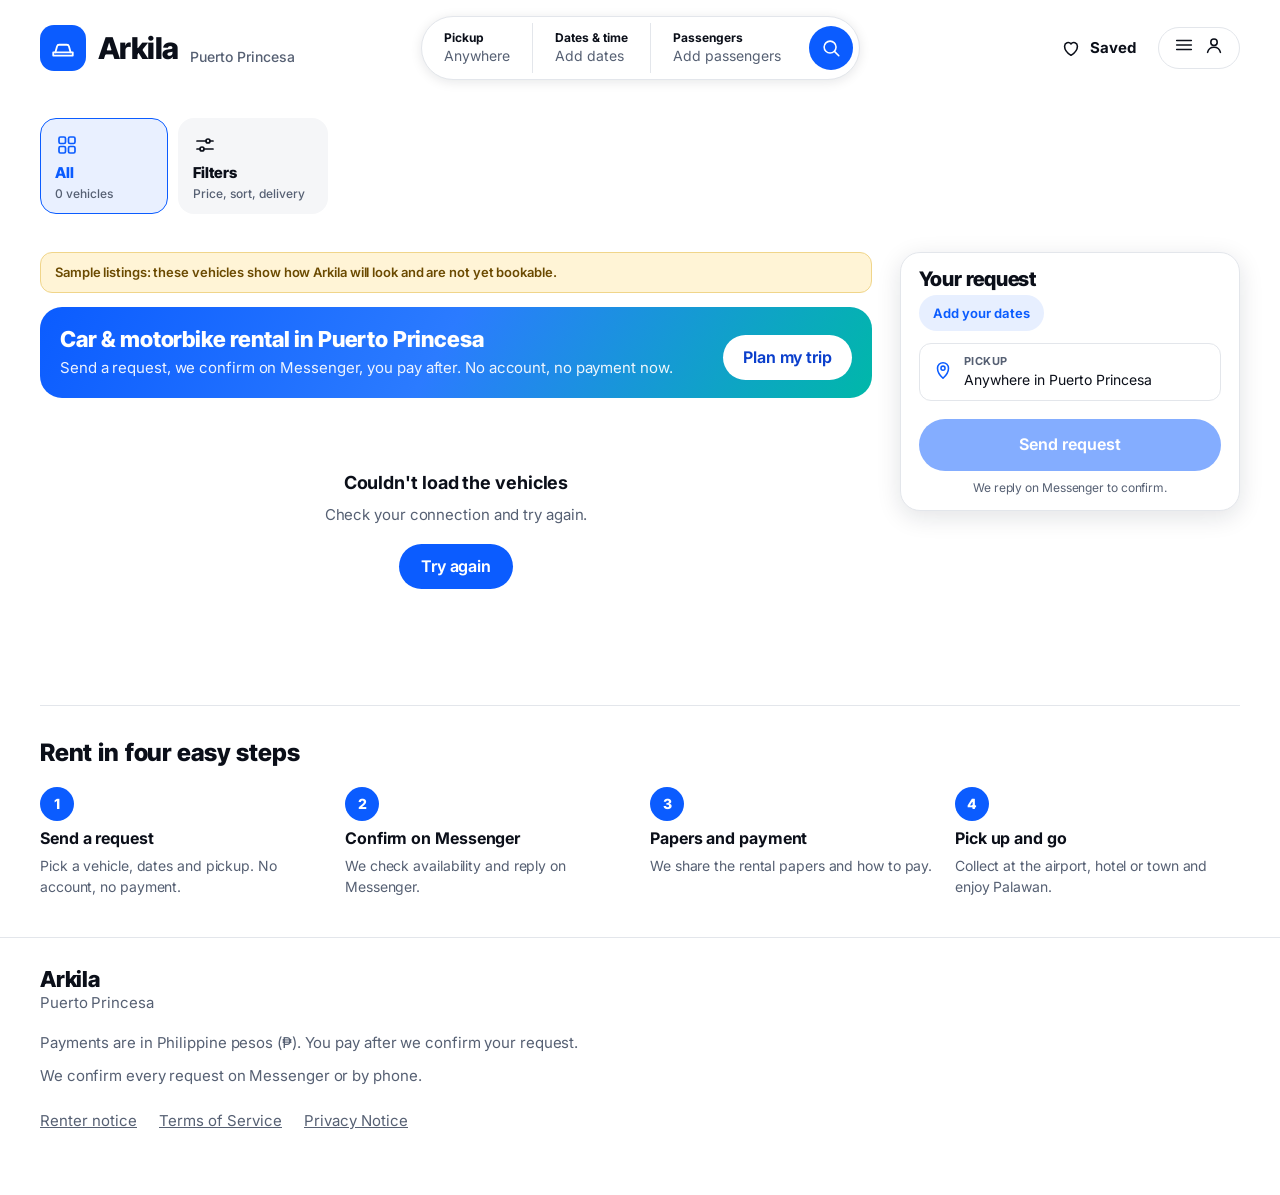
<file: index.html>
<!doctype html><html lang="en" class="lagoon"><head><meta charset="utf-8"><meta name="viewport" content="width=device-width,initial-scale=1">
<title>Arkila – Car &amp; Motorbike Rental in Puerto Princesa, Palawan</title>
<meta name="description" content="Rent a car, van or motorbike in Puerto Princesa. Send a request, we confirm on Messenger, you pay after. Airport, hotel and city pickup.">
<meta property="og:type" content="website"><meta property="og:site_name" content="Arkila">
<meta property="og:title" content="Arkila – Car &amp; Motorbike Rental in Puerto Princesa">
<meta property="og:description" content="Send a request, we confirm on Messenger, you pay after. Airport, hotel and city pickup.">
<meta property="og:locale" content="en_PH">
<meta name="twitter:card" content="summary">
<meta name="twitter:title" content="Arkila – Car &amp; Motorbike Rental in Puerto Princesa">
<meta name="twitter:description" content="Send a request, we confirm on Messenger, you pay after. Airport, hotel and city pickup.">
<!-- Still to add once the real address is known: og:image (a 1200x630 photo, full https link), og:url and a canonical link, e.g. <meta property="og:image" content="https://YOUR-DOMAIN/og.jpg"> -->
<meta name="theme-color" content="#0B5CFF">
<link rel="icon" href="data:image/svg+xml,%3Csvg xmlns='http://www.w3.org/2000/svg' viewBox='0 0 32 32'%3E%3Crect width='32' height='32' rx='8' fill='%230B5CFF'/%3E%3Cpath d='M7 21l2-7a2.5 2.5 0 0 1 2.4-1.8h9.2A2.5 2.5 0 0 1 23 14l2 7M5 21h22v4H5z' fill='none' stroke='%23fff' stroke-width='2' stroke-linejoin='round'/%3E%3C/svg%3E">
<link rel="preconnect" href="https://fonts.gstatic.com" crossorigin>
<link href="https://fonts.googleapis.com/css2?family=Inter:wght@400;500;600;700&family=Inter+Tight:wght@600;700;800&display=swap" rel="stylesheet">
<script>try{var _p=(JSON.parse(localStorage.getItem('arkila2-pref')||'{}')||{});if(_p.theme==='light'||_p.theme==='dark')document.documentElement.setAttribute('data-theme',_p.theme)}catch(e){}</script><style>
:root{--bad:#C62828;--bg:#F1F4F8;--surface:#fff;--ink:#101B2B;--muted:#576579;--line:#DCE3EB;--accent:#1B4DDB;--accent-ink:#fff;--sun:#FFC72C;--tile1:#E3EAF3;--tile2:#CFD9E6;--win:#DCEBFA;--sh1:0 2px 10px rgba(15,26,43,.12);--f-display:'Inter Tight','Inter',system-ui,sans-serif;--f-body:'Inter',system-ui,sans-serif}
@media(prefers-color-scheme:dark){:root:not([data-theme=light]){--bg:#0F0F10;--surface:#18181A;--ink:#F2F2F2;--muted:#9A9A9F;--line:#2D2D31;--accent:#6E95FF;--accent-ink:#0A1220;--tile1:#26262B;--tile2:#1C1C20;--win:#3A3A44;color-scheme:dark}}:root[data-theme=dark]{--bg:#0F0F10;--surface:#18181A;--ink:#F2F2F2;--muted:#9A9A9F;--line:#2D2D31;--accent:#6E95FF;--accent-ink:#0A1220;--tile1:#26262B;--tile2:#1C1C20;--win:#3A3A44;color-scheme:dark}:root[data-theme=light]{color-scheme:light}
*{box-sizing:border-box}html{-webkit-text-size-adjust:100%}
body{margin:0;background:var(--surface);color:var(--ink);font:15px/1.45 var(--f-body)}
button{font:inherit;color:inherit;background:none;border:0;cursor:pointer;padding:0}
svg.i{width:22px;height:22px;fill:none;stroke:currentColor;stroke-width:1.7;stroke-linecap:round;stroke-linejoin:round;flex:none}
/* header */
.hdr{position:sticky;top:0;z-index:20;background:var(--surface)}
.hrow{display:grid;grid-template-columns:1fr auto 1fr;align-items:center;gap:16px;padding:14px 40px}
.logo{display:flex;align-items:center;gap:10px;font:800 21px var(--f-display);letter-spacing:-.02em}
.logo i{width:32px;height:32px;border-radius:10px;background:var(--accent);display:grid;place-items:center}
.logo small{font:500 12px var(--f-body);color:var(--muted);letter-spacing:0}
.pill{display:flex;align-items:center;border:1px solid var(--line);border-radius:999px;box-shadow:var(--sh1);background:var(--surface);padding:6px 6px 6px 0}
.seg{padding:6px 22px;border-right:1px solid var(--line);text-align:left;white-space:nowrap}
.seg:nth-child(3){border-right:0}
.seg b{display:block;font-size:12px;font-weight:700}.seg span{font-size:14px;color:var(--muted)}
.pill .seg span.set,.pill .sm span.set,.pill .sm b.set{color:var(--ink);font-weight:600}.pill .seg span:not(.set){font-style:normal}
.go{width:44px;height:44px;border-radius:50%;background:var(--accent);color:var(--accent-ink);display:grid;place-items:center;margin-left:6px;border:0;padding:0;font:inherit;cursor:pointer}
.hr{display:flex;justify-content:flex-end;gap:8px;align-items:center}
.hr .b{height:42px;padding:0 14px;border-radius:999px;display:flex;align-items:center;gap:8px;font-weight:700}
.hr .b:hover{background:var(--bg)}
.menu{border:1px solid var(--line)!important}
.cats{display:flex;align-items:center;gap:8px;padding:0 40px;border-bottom:1px solid var(--line)}
.cats .row{display:flex;gap:34px;flex:1;overflow-x:auto;scrollbar-width:none}
.cat{display:flex;flex-direction:column;align-items:center;gap:6px;padding:10px 4px 12px;color:var(--muted);font-size:12px;font-weight:700;border-bottom:2px solid transparent;white-space:nowrap}
.cat svg{width:26px;height:26px}
.cat:hover{color:var(--ink)}.cat.on{color:var(--ink);border-color:var(--ink)}
.fbtn{display:flex;gap:8px;align-items:center;border:1px solid var(--line);border-radius:12px;padding:10px 14px;font-weight:700;font-size:14px}
/* grid */
.main{padding:24px 40px 120px;max-width:1500px;margin:0 auto}
.count{color:var(--muted);font-size:14px;margin:0 0 16px}
.tsg{border:1.5px solid var(--accent,#1B4DDB);border-radius:18px;padding:14px;margin:0 0 22px;background:color-mix(in srgb,var(--accent,#1B4DDB) 5%,var(--surface))}.tsh{display:flex;justify-content:space-between;gap:10px;align-items:flex-start;margin-bottom:10px}.tsh small{display:block;color:var(--muted);font-size:12.5px}.tsn{margin:0 0 10px;padding:9px 12px;border-radius:12px;background:var(--surface);border:1px solid var(--line);font-size:13px}.tsf{margin:10px 0 0;font-size:12px;color:var(--muted)}.why{display:flex;flex-wrap:wrap;gap:5px;margin-top:8px}.why span{font-size:12px;font-weight:700;border-radius:999px;padding:3px 9px}.why .ok{background:#E3F4EA;color:#145C37}.why .wn{background:#FDEBD0;color:#7A4300}.gl{font-size:12px;font-weight:700;color:var(--muted);margin:12px 0 6px}.chip.bt{border-style:dashed}.chip.bt.on{background:#0E6B8C;border-color:#0E6B8C}.tsn.boat{border-color:#0E6B8C;background:#E5F3F8;color:#0B3F52}.tsn.warn{border-color:#C77700;background:#FFF4E0;color:#5A3300}.rcv{width:100%;border:1px solid var(--line);border-radius:14px;padding:10px 14px;text-align:left;display:grid;gap:3px;font-size:14px}.rcv small{color:var(--muted)}.rcv.good{border-color:#15774A;background:#E3F4EA;color:#0E4D2E}.rcv.good small{color:#0E4D2E}.rcv.bad{border-color:#C77700;background:#FFF4E0;color:#5A3300}.rcv.bad small{color:#5A3300}.gch{display:flex;flex-wrap:wrap;gap:8px}
.grid{display:grid;grid-template-columns:repeat(auto-fill,minmax(250px,1fr));gap:28px 20px}
.card{display:block;text-align:left;width:100%}
.ph{position:relative;aspect-ratio:1/.92;border-radius:16px;background:linear-gradient(160deg,var(--tile1),var(--tile2));display:grid;place-items:center;overflow:hidden}
.ph svg.v{width:86%;height:auto;transition:transform .35s}
.card:hover .ph svg.v{transform:scale(1.05)}
.bd{position:absolute;left:12px;top:12px;background:var(--surface);border-radius:999px;padding:4px 11px;font-size:12px;font-weight:700;box-shadow:0 1px 4px rgba(0,0,0,.15)}
.hrt{position:absolute;right:10px;top:10px;color:#fff;width:36px;height:36px;display:grid;place-items:center}
.hrt svg{width:26px;height:26px;fill:rgba(0,0,0,.38);stroke:#fff;stroke-width:1.8;filter:drop-shadow(0 1px 2px rgba(0,0,0,.3))}
.hrt.on svg{fill:#E0245E;stroke:#E0245E}
.dots{position:absolute;bottom:10px;left:0;right:0;display:flex;justify-content:center;gap:5px}
.dots i{width:6px;height:6px;border-radius:50%;background:rgba(16,27,43,.25)}.dots i:first-child{background:var(--ink)}
.t{display:flex;justify-content:space-between;gap:8px;margin-top:10px;font-weight:700}
.t span{font-weight:500;display:flex;gap:4px;align-items:center}
.t svg{width:13px;height:13px;fill:var(--ink);stroke:none}
.s{color:var(--muted);font-size:14px}
.pr{margin-top:4px}.pr b{font-weight:700}.pr span{color:var(--muted)}
.how{margin-top:56px;padding-top:32px;border-top:1px solid var(--line)}
.how h2{font:800 24px var(--f-display);margin:0 0 20px}
.hw{display:grid;grid-template-columns:repeat(4,1fr);gap:20px}
.hw div{display:flex;flex-direction:column;gap:6px}
.hw .n{width:34px;height:34px;border-radius:50%;background:var(--accent);color:var(--accent-ink);display:grid;place-items:center;font-weight:800}
.hw b{font-size:16px}.hw span{color:var(--muted);font-size:14px}
.mapb{display:none}
.tabs{display:none}
.sm{display:none}
/* phone */
@media(max-width:760px){
 .hrow{grid-template-columns:1fr auto;padding:12px 16px 10px;gap:10px}
 .hrow .logo,.hrow .hr{display:none}
 .pill{flex:1;padding:6px;box-shadow:var(--sh1)}.pill .seg{display:none}.pill .sm{display:flex;align-items:center;gap:12px;flex:1;padding:4px 10px}
 .pill .sm div{line-height:1.25}.pill .sm b{display:block;font-size:14px}.pill .sm span{font-size:12px;color:var(--muted)}
 .pill .go{display:none}
 .hrow{display:flex}
 .circ{width:44px;height:44px;border:1px solid var(--line);border-radius:50%;display:grid;place-items:center;flex:none}
 .cats{padding:0 16px}.cats .fbtn{display:none}.cats .row{gap:26px}
 .main{padding:14px 16px 150px}.grid{grid-template-columns:1fr;gap:26px}
 .ph{aspect-ratio:1/.78;border-radius:18px}
 .hw{grid-template-columns:1fr 1fr}
 .mapb{bottom:84px;padding:12px 18px}
 .tabs{display:grid;grid-template-columns:repeat(4,1fr);position:fixed;bottom:0;left:0;right:0;background:var(--surface);border-top:1px solid var(--line);padding:8px 8px 14px;z-index:30}
 .tabs button{display:flex;flex-direction:column;align-items:center;gap:3px;font-size:11px;font-weight:700;color:var(--muted)}
 .tabs .on{color:var(--accent)}
}
@media(min-width:761px){.circ{display:none}}

/* merge: request panel + add button */
.layout{display:grid;grid-template-columns:minmax(0,1fr) 340px;gap:28px;align-items:start}
.layout .grid{grid-template-columns:repeat(auto-fill,minmax(230px,1fr))}
.cart{position:sticky;top:calc(var(--hh,190px) + 16px);background:var(--surface);border-radius:20px;border:1px solid var(--line);padding:18px;box-shadow:0 6px 24px rgba(15,26,43,.12)}
.cart h3{font:800 20px var(--f-display);margin:0 0 4px}.cart .sub{color:var(--muted);font-size:13px;margin-bottom:12px}
.row2{display:flex;gap:10px;align-items:center;border:1px solid var(--line);border-radius:12px;padding:10px 12px;margin-bottom:8px;font-size:14px}.row2 b{display:block;font-size:11px;color:var(--muted);letter-spacing:.04em}.row2 svg{color:var(--accent)}
.empty{text-align:center;padding:22px 10px;color:var(--muted);border:1.5px dashed var(--line);border-radius:14px;margin:10px 0}.empty svg{width:34px;height:34px;color:var(--line)}
.li{display:flex;gap:10px;align-items:center;padding:8px 0;border-bottom:1px solid var(--line)}
.li .th{width:56px;aspect-ratio:16/10;border-radius:8px;background:linear-gradient(160deg,var(--tile1),var(--tile2));display:grid;place-items:center;flex:none}.li .th svg{width:84%;height:auto}
.li div.x{flex:1;line-height:1.25}.li b{font-size:14px}.li small{display:block;color:var(--muted)}.li button{color:var(--muted);font-size:20px;padding:4px 8px}
.tot{display:flex;justify-content:space-between;margin:12px 0 4px;font-weight:700}.tot span:last-child{font:800 18px var(--f-display)}
.cta{width:100%;background:var(--accent);color:var(--accent-ink);border-radius:14px;padding:14px;font-weight:700;font-size:16px;margin-top:10px}.cta[disabled]{opacity:.4;cursor:default}
.note{font-size:12px;color:var(--muted);text-align:center;margin-top:8px}
.add{position:absolute;right:10px;bottom:10px;width:40px;height:40px;border-radius:50%;background:var(--surface);color:var(--accent);display:grid;place-items:center;box-shadow:0 3px 10px rgba(0,0,0,.25);transition:.15s;z-index:2}
.add.on{background:var(--accent);color:var(--accent-ink)}
.dots{display:none}
.pitch{display:flex;gap:16px;align-items:center;justify-content:space-between;flex-wrap:wrap;border-radius:18px;padding:18px 20px;margin:0 0 12px;background:linear-gradient(135deg,#1B4DDB,#2F7BE8 60%,#35B6C6);color:#fff}.pitch b{display:block;font:800 22px/1.2 var(--f-display)}.pitch span{display:block;opacity:.92;margin-top:4px}.pitch .pt{display:flex;gap:6px;flex-wrap:wrap;margin-top:10px}.pitch .pt i{font-style:normal;background:rgba(255,255,255,.18);border-radius:999px;padding:4px 10px;font-size:12px;font-weight:700}.pitch .cta{width:auto;padding:11px 20px;background:#fff;color:#1B4DDB}.qp{display:flex;gap:8px;overflow-x:auto;margin:0 0 14px;padding-bottom:2px;scrollbar-width:none}.qp .chip{white-space:nowrap;flex:none}
.cart.slim .empty{display:none}.cart.slim{padding:14px 18px}
.av{border:1px solid var(--line);border-radius:14px;padding:12px}.avh{display:flex;align-items:center;justify-content:space-between;margin-bottom:6px}.avh .x{width:32px;height:32px;border-radius:50%;border:1px solid var(--line);font-size:18px}
.avg{display:grid;grid-template-columns:repeat(7,1fr);gap:3px;text-align:center}.avg em{font-style:normal;font-size:12px;color:var(--muted);padding:3px 0}.avg span{padding:7px 0;border-radius:9px;font-weight:700;font-size:14px}.avg .pa{color:#B7C0CC}.sec2{display:flex;align-items:center;gap:8px;font-size:11px;font-weight:800;letter-spacing:.08em;text-transform:uppercase;color:var(--muted);margin:6px 0 -2px}.sec2 i{width:20px;height:20px;border-radius:50%;background:var(--accent);color:#fff;font-style:normal;display:grid;place-items:center;font-size:11px;letter-spacing:0}.dsr{display:flex;justify-content:space-between;align-items:center;gap:10px;border:1.5px solid var(--line);border-radius:14px;padding:11px 14px}.dsr small{display:block;color:var(--muted);font-size:11px;font-weight:700;letter-spacing:.05em;text-transform:uppercase}.dsr b{font-size:15px}.av.cod{margin:0}
.avg .pk{cursor:pointer}.avg .pk:hover{outline:2px solid color-mix(in srgb,var(--accent) 45%,transparent)}
.avg .x{background:var(--line);color:var(--muted);text-decoration:line-through}.avg .sl{background:color-mix(in srgb,var(--accent) 16%,transparent);color:var(--accent)}.avl i{display:inline-block;width:12px;height:12px;border-radius:4px;margin-right:5px;vertical-align:-2px}.avl i.x{background:var(--line)}.avl i.sl{background:color-mix(in srgb,var(--accent) 30%,transparent)}
.avw{background:color-mix(in srgb,var(--bad) 10%,transparent);border:1px solid color-mix(in srgb,var(--bad) 40%,transparent);color:var(--bad);border-radius:12px;padding:9px 12px;font-weight:700;font-size:13px}.bz{font-size:12px;font-weight:700;color:var(--muted);margin-top:2px}
.cta[disabled]{opacity:.5;cursor:not-allowed}
.avs{border-radius:12px;padding:9px 12px;font-weight:700;font-size:13px;flex:none}.avs.good{background:color-mix(in srgb,var(--good,#15774A) 14%,transparent);color:var(--good,#15774A)}.avs.bad{background:color-mix(in srgb,var(--bad) 10%,transparent);color:var(--bad)}
.qp{display:flex;gap:8px;overflow-x:auto;margin:0 0 6px;padding-bottom:2px;scrollbar-width:none}.qp::-webkit-scrollbar{display:none}.qp .chip{flex:none;white-space:nowrap}.qp .plan svg{width:15px;height:15px}
.pr .pd{display:block;color:var(--muted);font-size:13px;margin-top:1px}.rsec{margin:22px 0 0}.rsec:first-of-type{margin-top:14px}.rhd{display:flex;align-items:flex-end;justify-content:space-between;gap:12px;margin:0 0 10px}.rhd h2{font:800 20px var(--f-display);margin:0}.rhd p{margin:2px 0 0;color:var(--muted);font-size:13px}
.rar{display:flex;gap:6px;flex:none}.rab{width:32px;height:32px;border-radius:50%;border:1px solid var(--line);background:var(--surface);font-size:20px;line-height:1;display:grid;place-items:center;cursor:pointer}.rab:hover{border-color:var(--ink)}
.rw{display:flex;gap:16px;overflow-x:auto;scroll-snap-type:x proximity;scroll-behavior:smooth;scrollbar-width:none;padding:2px 2px 6px;margin:0 -2px}.rw::-webkit-scrollbar{display:none}.rw .card{flex:none;width:clamp(190px,21vw,235px);scroll-snap-align:start}
@media(max-width:760px){.rar{display:none}.rw{gap:12px;margin:0 -14px;padding:2px 14px 6px;scroll-padding-left:14px}.rw .card{width:min(46vw,200px)}.rhd h2{font-size:18px}}
.sheet.pp.sm{top:76px;left:auto;right:max(24px,calc((100% - 1280px)/2 + 24px));transform:none;width:min(380px,calc(100% - 32px));max-height:calc(100% - 100px);border-radius:18px;box-shadow:0 14px 44px rgba(0,0,0,.28)}.sheet.pp.sm::before{display:none}
.sheet.pp.sm .mn,.sheet.pp.sm .sh-b{grid-template-columns:minmax(0,1fr);min-width:0}.sheet.pp.sm .mn>button,.sheet.pp.sm .mn>a{min-width:0}.drs>*{flex-shrink:0}.mn .mrow{display:flex;align-items:center;justify-content:space-between;gap:10px;padding:8px}.mn .mrow .ml{display:flex;gap:14px;align-items:center;font-weight:700}.mn .sg2{display:flex;border:1px solid var(--line);border-radius:999px;padding:2px;flex:none}.mn .sg2 button{padding:6px 10px;gap:0;border-radius:999px;color:var(--muted);font-size:13px}.mn .sg2 button:hover{background:none}.mn .sg2 button.on{background:var(--ink);color:var(--surface)}
@media(max-width:760px){.sheet.pp.sm{top:auto;right:0;left:0;width:auto;max-height:78%;border-radius:22px 22px 0 0}.sheet.pp.sm::before{content:'';display:block;width:40px;height:4px;border-radius:4px;background:var(--line);margin:8px auto 0;flex:none}}
.crow{display:flex;gap:8px;align-items:center;margin:0 0 16px;flex-wrap:wrap}.crow .count{margin:0;flex:1}
.chip{display:flex;gap:6px;align-items:center;border:1px solid var(--line);border-radius:999px;padding:7px 14px;font-weight:700;font-size:14px}.chip.on{background:var(--ink);color:var(--surface);border-color:var(--ink)}
.chip svg{width:16px;height:16px}
.cbar{display:none;position:fixed;left:12px;right:12px;bottom:12px;z-index:31;background:var(--accent);color:var(--accent-ink);border-radius:16px;padding:12px 14px;align-items:center;gap:12px;box-shadow:0 8px 24px rgba(0,0,0,.3);transform:translateY(220px);visibility:hidden;transition:.25s,visibility 0s .25s}
.cbar.show{transform:none;visibility:visible;transition:.25s}.cbar .n{flex:none;width:30px;height:30px;border-radius:9px;background:rgba(255,255,255,.2);display:grid;place-items:center;font-weight:800}
.cbar>div:not(.n){flex:1;line-height:1.2}.cbar small{display:block;opacity:.85;font-size:12px}.cbar b{font-size:16px}.cbar .rv{background:var(--surface);color:var(--accent);border-radius:12px;padding:10px 16px;font-weight:800}
@media(max-width:1100px){.layout{grid-template-columns:minmax(0,1fr)}.cart{display:none}.cbar{display:flex}}
@media(max-width:760px){.cbar{bottom:72px}.chip.hd{display:none}}

.logo{background:none;border:0;cursor:pointer;color:inherit}
.hr .b,.circ,.fbtn{position:relative}
em.bg{position:absolute;top:2px;right:2px;min-width:18px;height:18px;border-radius:9px;background:var(--accent);color:var(--accent-ink);font:700 11px var(--f-body);font-style:normal;display:none;place-items:center;padding:0 4px}
.hr .b em.bg{position:static;margin-left:2px}
.fbtn em.bg{position:static}
.row2{width:100%;text-align:left;background:none;cursor:pointer}.row2:hover{border-color:var(--ink)}
.dl{position:absolute;left:12px;bottom:12px;background:rgba(16,27,43,.78);color:#fff;border-radius:999px;padding:3px 10px;font-size:12px;font-weight:700}
.card{cursor:pointer}.hrt:active svg,.add:active{transform:scale(.88)}.hrt svg,.add{transition:transform .12s}
.card{animation:in .35s both}.calm .card{animation:none}@keyframes in{from{opacity:0;transform:translateY(8px)}}
.pg{font:800 26px var(--f-display);margin:0 0 16px}
.none{text-align:center;padding:60px 16px;display:flex;flex-direction:column;align-items:center;gap:8px;color:var(--muted)}.none b{color:var(--ink);font-size:18px}
.map{position:relative;aspect-ratio:16/8.5;border-radius:20px;overflow:hidden;border:1px solid var(--line)}.map>svg{position:absolute;inset:0;width:100%;height:100%}
.pinb{position:absolute;transform:translate(-50%,-100%);background:var(--surface);border-radius:999px;padding:6px 12px;font-weight:800;font-size:14px;box-shadow:0 4px 14px rgba(0,0,0,.3);white-space:nowrap;text-align:center;line-height:1.1}.pinb small{display:block;font-weight:600;color:var(--muted);font-size:11px}.pinb:hover{background:var(--ink);color:var(--surface)}.pinb:hover small{color:var(--surface)}
/* sheets */
#ov{position:fixed;inset:0;z-index:60;display:none}#ov.on{display:block}
#ov .bk{position:absolute;inset:0;background:rgba(0,0,0,.42);animation:fadei .2s}
.sheet{position:absolute;background:var(--surface);border-radius:22px;box-shadow:0 24px 70px rgba(0,0,0,.4);display:flex;flex-direction:column;overflow:hidden}
.sheet.pp{top:92px;left:50%;transform:translateX(-50%);width:min(460px,calc(100% - 32px));max-height:calc(100% - 120px);animation:fadei .18s}
.sheet.md{top:50%;left:50%;transform:translate(-50%,-50%);width:min(800px,calc(100% - 48px));max-height:calc(100% - 60px);animation:fadei .18s}
@keyframes fadei{from{opacity:0}}@keyframes up{from{transform:translateY(100%)}}
.sh-h{display:flex;align-items:center;justify-content:space-between;padding:14px 18px;border-bottom:1px solid var(--line);font:800 18px var(--f-display)}
.sh-b{padding:16px 18px;overflow:auto}.sh-f{padding:12px 18px;border-top:1px solid var(--line);display:flex;gap:10px;justify-content:space-between;align-items:center}
.x{width:34px;height:34px;border-radius:50%;display:grid;place-items:center;flex:none}.x:hover{background:var(--bg)}.x:disabled{opacity:.3}
.x.ring{border:1px solid var(--line);width:38px;height:38px}
.lnk{font-weight:700;text-decoration:underline;color:var(--ink)}
.x{position:relative}.x::before,.hrt::before{content:'';position:absolute;inset:-5px}
@media(pointer:coarse),(max-width:760px){.sh-b .lnk,.agr .lnk,.cf .lnk,.fl2 button{padding:9px 0;margin:-9px 0;display:inline-block}.sg button,.sgt button,.ftabs button,.fg .sg button{min-height:44px}.sheet .tabsm button,.stabs button{min-height:44px}}
.tbs{display:flex;gap:6px;padding:10px 18px 0}.tbs button{flex:1;padding:8px;border-radius:999px;font-weight:700;font-size:14px;color:var(--muted);border:1px solid var(--line)}.tbs button.on{background:var(--ink);color:var(--surface);border-color:var(--ink)}
.opts{display:flex;flex-direction:column}.opt{display:flex;align-items:center;gap:12px;padding:11px 8px;border-radius:12px;text-align:left}.opt:hover{background:var(--bg)}.opt .oi{width:42px;height:42px;border-radius:12px;background:var(--bg);display:grid;place-items:center;flex:none}.opt small{display:block;color:var(--muted);font-size:12px}.opt>span:nth-child(2){flex:1;font-weight:700}
.opt .rd{width:20px;height:20px;border-radius:50%;border:2px solid var(--line)}.opt.on .rd{border:6px solid var(--accent)}
.calh{display:flex;justify-content:space-between;align-items:center;margin-bottom:8px}
.cal{display:grid;grid-template-columns:repeat(7,1fr);gap:2px;text-align:center}.cal em{font:700 12px var(--f-body);color:var(--muted);font-style:normal;padding:6px 0}
.dy{aspect-ratio:1;border-radius:50%;font-weight:600}.dy:hover:not(:disabled){outline:2px solid var(--ink)}.dy:disabled{color:var(--line);cursor:default}.dy.in{background:color-mix(in srgb,var(--accent) 14%,var(--surface));border-radius:0}.dy.on{background:var(--accent);color:var(--accent-ink)}
.hint{text-align:center;color:var(--muted);margin:10px 0 0}
.stp{display:flex;justify-content:space-between;align-items:center;gap:12px}.stp small{display:block;color:var(--muted)}.ctl{display:flex;gap:14px;align-items:center}.ctl b{min-width:34px;text-align:center;font-size:18px}
.fg{margin-bottom:20px}.fg>b{display:flex;justify-content:space-between;margin-bottom:10px}.pv{font-style:normal;color:var(--accent)}
.sg{display:flex;gap:8px;flex-wrap:wrap}.sg button{border:1px solid var(--line);border-radius:999px;padding:8px 14px;font-weight:700;font-size:14px}.sg button.on{background:var(--ink);color:var(--surface);border-color:var(--ink)}
input[type=range]{width:100%;accent-color:var(--accent)}
.dt{display:grid;grid-template-columns:1.15fr 1fr;overflow:auto}.dl2{background:linear-gradient(160deg,var(--tile1),var(--tile2))}.ph.big{height:100%;min-height:320px;aspect-ratio:auto;border-radius:0}.ph.big svg.v{width:88%}
.cl{position:absolute;left:12px;top:12px;background:var(--surface);box-shadow:0 1px 4px rgba(0,0,0,.2)}.ph.big .bd{left:auto;top:auto;right:14px;bottom:14px}
.dr{padding:22px;display:flex;flex-direction:column;gap:12px}.dr h3{font:800 24px var(--f-display);margin:0}
.ft{list-style:none;margin:0;padding:0;display:grid;gap:8px}.ft li{display:flex;gap:10px;align-items:center}.ft svg{width:18px;height:18px;color:var(--accent)}
.pb{border-top:1px solid var(--line);padding-top:12px;display:grid;gap:6px}.pl{display:flex;justify-content:space-between;align-items:center}.pl b{font:800 18px var(--f-display)}.pl.s{color:var(--muted);font-size:14px}
.co{display:grid;grid-template-columns:minmax(0,1.3fr) minmax(0,1fr);gap:0;overflow:auto;overflow-x:hidden}.co>*,.cf>*,.row2n>*,.ph2>*,.tp2>*{min-width:0}.cf input,.cf select{width:100%;box-sizing:border-box;min-width:0}.cf{padding:18px;display:grid;gap:12px;align-content:start}.sm2{padding:18px;background:var(--bg);display:flex;flex-direction:column;gap:6px}
.fl{display:grid;gap:4px}.fl span{font-size:12px;font-weight:700;color:var(--muted)}.fl input{border:1px solid var(--line);background:var(--surface);color:var(--ink);border-radius:12px;padding:12px 14px;font:inherit}.fl input:focus{outline:2px solid var(--accent);border-color:transparent}.fl em{font-style:normal;color:#B3261E;font-size:12px;min-height:0}.fl.bad input{border-color:#B3261E}
:root[data-theme=dark] .fl em{color:#FF8A80}@media(prefers-color-scheme:dark){:root:not([data-theme=light]) .fl em{color:#FF8A80}}
.ok{padding:26px 22px 22px;text-align:center;display:flex;flex-direction:column;align-items:center;gap:10px}.ok h3{font:800 24px var(--f-display);margin:0}.okc{width:56px;height:56px;border-radius:50%;background:var(--accent);color:var(--accent-ink);display:grid;place-items:center}.okc svg{width:30px;height:30px}.okb{display:flex;gap:10px;align-items:center;margin-top:8px;flex-wrap:wrap;justify-content:center}
.prog{list-style:none;margin:10px 0;padding:0;display:grid;grid-template-columns:repeat(5,minmax(0,1fr));gap:2px;width:100%;text-align:center}
.prog li{display:flex;flex-direction:column;align-items:center;gap:6px;min-width:0;line-height:1.2;font-size:12px;font-weight:700;color:var(--muted);position:relative}
.prog li i{width:28px;height:28px;border-radius:50%;border:2px solid var(--line);display:grid;place-items:center;font-style:normal;background:var(--surface);position:relative;z-index:1}
.prog li:not(:last-child)::after{content:"";position:absolute;top:13px;left:calc(50% + 14px);right:calc(-50% + 14px);height:2px;background:var(--line)}
.prog li.done i{background:var(--accent);border-color:var(--accent);color:var(--accent-ink)}.prog li.done::after{background:var(--accent)}.prog li.cur i{border-color:var(--accent);color:var(--accent)}.prog li.cur{color:var(--ink)}
.prog svg{width:16px;height:16px}.prog .sf{display:none}.prog li span{display:block;text-align:center}.prog li.bad i{background:var(--bad);border-color:var(--bad);color:#fff;font-weight:800}.prog li.bad{color:var(--bad)}
.why{position:relative;display:flex;flex-wrap:wrap;gap:6px;align-items:center;border:1px solid color-mix(in srgb,var(--bad) 35%,var(--surface));background:color-mix(in srgb,var(--bad) 8%,var(--surface));color:var(--bad);border-radius:12px;padding:9px 11px;font-weight:700;font-size:13px;cursor:pointer;outline:0;user-select:none}.why .wt{flex:1}.why .chv{padding:0;border-radius:0;flex:none;box-sizing:border-box;width:9px;height:9px;border-right:2px solid currentColor;border-bottom:2px solid currentColor;transform:rotate(45deg);transition:transform .2s;margin:-3px 4px 0 0}.why.on .chv{transform:rotate(-135deg);margin-top:3px}.why .tip{display:none;flex-basis:100%;border-radius:0;box-shadow:none;position:static;background:none;color:var(--ink);font-weight:500;padding:8px 0 2px;border-top:1px solid color-mix(in srgb,var(--bad) 25%,var(--surface));margin-top:2px}.why.on .tip{display:block}.why:focus-visible{box-shadow:0 0 0 2px var(--accent)}
@media(prefers-color-scheme:dark){:root:not([data-theme=light]){--bad:#FF8A80}}:root[data-theme=dark]{--bad:#FF8A80}

@media(max-width:560px){.prog .lf{display:none}.prog .sf{display:inline}.prog li{font-size:10.5px}.prog li i{width:24px;height:24px}.prog li:not(:last-child)::after{top:11px;left:calc(50% + 12px);right:calc(-50% + 12px)}}
.req{border:1px solid var(--line);border-radius:18px;padding:16px;margin-bottom:14px;max-width:760px}.rh{display:flex;justify-content:space-between;gap:12px}.rh small{display:block;color:var(--muted)}.rt{font:800 18px var(--f-display)}.rm{color:var(--muted);font-size:14px;margin:6px 0}.ra{display:flex;justify-content:space-between;align-items:center;gap:10px}.ra small{color:var(--muted)}
.mn{display:grid;gap:2px}.mn button{display:flex;gap:14px;align-items:center;padding:14px 8px;border-radius:12px;font-weight:700;text-align:left}.mn button:hover{background:var(--bg)}
#toast{position:fixed;left:50%;bottom:28px;transform:translate(-50%,30px);background:var(--ink);color:var(--surface);padding:11px 18px;border-radius:22px;font-weight:700;z-index:90;opacity:0;pointer-events:none;transition:.25s;width:max-content;max-width:calc(100% - 32px);text-align:center}
.vh{position:absolute;width:1px;height:1px;overflow:hidden;clip:rect(0 0 0 0);white-space:nowrap}.card:focus-visible{outline:3px solid var(--accent);outline-offset:4px;border-radius:16px}
/* Saved and Your requests are not browse pages, so the type chips and Filters button step aside */
body[data-view=saved] .cats,body[data-view=requests] .cats{display:none}
.addl,.dss,.dss2,.tsub,.gsel,.qd{display:none}
/* optional destinations in the search sheet */
.gdt{margin-top:14px;border-top:1px solid var(--line)}.gdt summary{display:flex;align-items:center;justify-content:space-between;gap:10px;min-height:48px;cursor:pointer;font-weight:700;font-size:14px;list-style:none}.gdt summary::-webkit-details-marker{display:none}
.gdt summary small{color:var(--muted);font-weight:500}.gdt summary::after{content:"";width:8px;height:8px;border-right:2px solid var(--muted);border-bottom:2px solid var(--muted);transform:rotate(45deg);margin:-4px 4px 0 auto;flex:none}.gdt[open] summary::after{transform:rotate(-135deg);margin-top:4px}.gdt summary .fcn{margin-left:auto}
.pitch i.lg{font-style:normal}@media(max-width:560px){.pitch i.lg{display:none}.pitch{align-items:center}}
/* results view */
.rtop{display:flex;align-items:center;justify-content:space-between;gap:10px;margin:4px 0 10px}.rtop b{font-size:17px}
.sortb{min-height:40px}
.fchs{display:flex;flex-wrap:wrap;align-items:center;gap:8px;margin:0 0 16px}
.fchp{display:inline-flex;align-items:center;gap:7px;min-height:40px;padding:0 13px;border-radius:999px;border:1px solid var(--ink);background:var(--surface);color:var(--ink);font:600 14px var(--f-body);cursor:pointer}.fchp i{font-style:normal;font-size:11px;color:var(--muted)}
.fchs .lnk{min-height:40px;display:inline-flex;align-items:center}
.grid.res{grid-template-columns:repeat(auto-fill,minmax(220px,1fr));gap:26px 16px}
@media(max-width:560px){.grid.res{grid-template-columns:repeat(2,minmax(0,1fr));gap:22px 12px}
 .grid.res .card .s{white-space:normal}.grid.res .rdl{flex-wrap:wrap;white-space:normal;row-gap:0}.grid.res .rda{flex-basis:100%;padding-left:21px}.grid.res .rda .dot{display:none}}
.rda .dot{font-style:normal}
/* comfortable tap targets */
.hrt{width:40px!important;height:40px!important}.sh-h .x,.x.cl{min-width:40px;min-height:40px}.rab{width:40px;height:40px}
.cat,.fbtn,.go,.chip{min-height:40px}.dsr .lnk,.cart .lnk,.cf .lnk,#sh .lnk{min-height:40px;display:inline-flex;align-items:center}
input:not([type=checkbox]):not([type=radio]),select,textarea{font-size:max(16px,1em)!important}/* under 16px, iPhones zoom the page when a field is tapped */
.cta{min-height:44px}.go{flex:none;min-width:44px}
/* the card's name is the real button; its ::after stretches over the whole card, and Save / Add sit above it */
.card{position:relative}.card .cname{all:unset;font-weight:700;cursor:pointer;min-width:0;overflow:hidden;text-overflow:ellipsis;white-space:nowrap;display:block}
.card .cname::after{content:"";position:absolute;inset:0;border-radius:16px}
.card .cname:focus-visible::after{outline:3px solid var(--accent);outline-offset:4px}
.card .hrt,.card .add{z-index:2}.hpf{position:absolute;left:-9999px;width:1px;height:1px;opacity:0}
@media(max-width:760px){.pitch{padding:12px 14px;gap:10px;flex-wrap:nowrap}.pitch b{font-size:16px}.pitch span{font-size:13px}.pitch .cta{padding:9px 14px;font-size:14px;flex:none}}
/* the top bar always spans the screen; long rows inside it scroll instead of widening it */
.hdr,.ft2{align-self:stretch;width:100%;min-width:0;max-width:100%}.hrow,.cats{min-width:0;max-width:100%}
/* "Rent in four easy steps": columns always fit the screen (4 across on wide screens, 2×2 below) */
.how{min-width:0;max-width:100%}.hw{grid-template-columns:repeat(4,minmax(0,1fr))}.hw>div{min-width:0}.hw span,.hw b{white-space:normal;overflow-wrap:anywhere}
@media(max-width:999px){.hw{grid-template-columns:repeat(2,minmax(0,1fr));gap:22px 16px}}
/* category tiles (foodpanda-style) */
.cats{border-bottom:0}.cats .row{gap:10px;padding:6px 0 14px}
.cat{flex:none;min-width:128px;flex-direction:column;align-items:flex-start;gap:3px;padding:11px 14px;border-radius:16px;background:var(--bg);border:1.5px solid transparent;color:var(--ink);text-align:left;white-space:nowrap}
.cat svg{width:24px;height:24px;margin-bottom:3px}.cat b{font:800 15px var(--f-display);letter-spacing:-.01em}.cat small{font-size:12px;font-weight:500;color:var(--muted)}
.cat:hover{border-color:var(--line);color:var(--ink)}.cat.on{border-color:var(--accent);background:color-mix(in srgb,var(--accent) 9%,var(--surface));color:var(--ink)}.cat.on svg,.cat.on b{color:var(--accent)}
@media(max-width:760px){.cats .row{gap:8px}.cat{min-width:112px;padding:9px 12px}.cat b{font-size:14px}}
/* the separate Filters buttons are replaced by the Filters tile */
.cats .fbtn,.hrow .circ{display:none!important}.cats .row{flex:1}
.cat.flt{min-width:150px}.fcn{font-style:normal;display:inline-grid;place-items:center;min-width:18px;height:18px;border-radius:9px;background:var(--accent);color:var(--accent-ink);font:700 11px var(--f-body);padding:0 5px;margin-left:4px;vertical-align:2px}
/* scrolled down: the tiles shrink to small pills tucked under the search bar */
.cat{transition:border-radius .2s ease,background .15s}/* no animated height: the spacer must match the collapsed header exactly */
body.scrl .hdr{box-shadow:0 4px 14px rgba(15,26,43,.08)}
body.scrl .hrow{padding-top:8px;padding-bottom:8px}
body.scrl .cats .row{padding:0 0 8px;gap:8px}
body.scrl .cat{flex-direction:row;align-items:center;min-width:0;padding:6px 12px;gap:6px;border-radius:999px}
body.scrl .cat small{display:none}body.scrl .cat svg{width:17px;height:17px;margin:0}body.scrl .cat b{font-size:13px}
body.scrl .cat.flt{min-width:0}
@media(min-width:761px){.cat{padding-top:11px}}
/* vehicle page: slim bottom bar (price + dates | Request), pinned under the details */
/* request form: trip block in the search-bar style */
/* loading placeholders (shimmer) */
.sk{display:block;border-radius:8px;background:linear-gradient(90deg,var(--line) 25%,color-mix(in srgb,var(--line) 45%,var(--surface)) 50%,var(--line) 75%);background-size:200% 100%;animation:shim 1.3s linear infinite}
.skc{pointer-events:none;animation:none!important}.skc .ph.sk{border-radius:16px}
.sk-t{width:220px;height:20px;margin-bottom:6px}.sk-s{width:140px;height:12px}.sk-l{width:75%;height:14px;margin-top:10px}.sk-m{width:55%;height:12px;margin-top:6px}.sk-p{width:35%;height:16px;margin-top:8px}
@keyframes shim{from{background-position:200% 0}to{background-position:-200% 0}}
@media(prefers-reduced-motion:reduce){.sk{animation:none}}
/* search bar + round Filters button (shown after scrolling, same height as the search bar on every screen) */
.pillw{display:flex;align-items:center;gap:10px;min-width:0;justify-self:center;max-width:100%}.pillw .pill{min-width:0}
.cfb{display:none;flex:none;position:relative;border:1px solid var(--line);border-radius:999px;background:var(--surface);box-shadow:var(--sh1);color:var(--ink);place-items:center}
.cfb svg{width:22px;height:22px}
.cfn{position:absolute;top:-3px;right:-3px;min-width:18px;height:18px;border-radius:9px;background:var(--accent);color:var(--accent-ink);font:700 11px var(--f-body);font-style:normal;display:none;place-items:center;padding:0 5px}
body.scrl .cfb{display:grid}body.scrl .cats{display:none}
@media(max-width:760px){.pillw{flex:1}.pillw .pill{flex:1}}
/* compact request form: header links, slim vehicle rows, paired fields, tighter inputs */
.co1 .cf{gap:10px}.co1 .sec2{margin:4px 0 -2px}
.sec2r{margin-left:auto;font:700 12px var(--f-body);letter-spacing:0;text-transform:none;color:var(--accent);text-decoration:none;display:inline-flex;gap:4px;align-items:center}.sec2r svg{width:14px;height:14px}
.co1 .cvs .li .x{display:flex!important;flex-direction:column;align-items:flex-start!important;justify-content:center;place-items:initial;width:auto;height:auto}.co1 .cvs .li .x b,.co1 .cvs .li .x small{width:auto;margin:0}
.co1 .cvs{padding:2px 10px}.co1 .cvs .li{padding:6px 0;gap:10px}.co1 .cvs .li .th{width:46px}.co1 .cvs .li small{font-size:12px}
.co1 .cf .fl input,.co1 .cf .fl select{padding:10px 12px}.co1 .cf .fl>span{font-size:11px}.co1 .ph2{grid-template-columns:96px minmax(0,1fr);gap:6px}
.co1 .agr{font-size:13px}.co1 .agr input{width:18px;height:18px}.agr .byl2{font:inherit;text-decoration:underline}
.co1 .cf .sec2r{margin:-9px 0 -9px auto}
@media(max-width:760px){.co1 .cf .row2n.cphr{grid-template-columns:minmax(0,1fr)}.cvd{display:none}
 .co1 .tpill{flex-wrap:wrap;border-radius:16px}.co1 .tseg{flex:1 1 50%;border-bottom:1px solid var(--line)}.co1 .tseg:nth-child(2n){border-right:0}.co1 .tseg:nth-last-child(-n+2){border-bottom:0}}
/* When pop-up: time box + extra hours side by side, return time, live total */
.cpt{display:grid;grid-template-columns:minmax(0,1.3fr) minmax(0,1fr);gap:10px;margin-top:12px}.cpt .fl>span{font-size:11px;font-weight:700;letter-spacing:.05em;text-transform:uppercase;color:var(--muted)}
.cpt .cbx{background:var(--bg);border:1px solid var(--line);border-radius:12px;padding:10px 12px;font:inherit;color:var(--ink);width:100%}
.cpsum{display:flex;justify-content:space-between;align-items:baseline;border-top:1px solid var(--line);margin-top:10px;padding-top:10px;font-size:12px;color:var(--muted)}.cpsum b{font:800 16px var(--f-display);color:var(--ink)}.cpsum:has(b:empty){display:none}
/* trip block: one compact pill row, like the search bar */
.tpill{display:flex;border:1px solid var(--line);border-radius:999px;overflow:hidden;background:var(--surface)}
.tseg{display:flex;flex-direction:column;align-items:flex-start;gap:1px;padding:8px 12px;text-align:left;min-width:0;flex:1 1 0;border-right:1px solid var(--line)}
.tseg:last-child{border-right:0}
.tseg b{font-size:11px;white-space:nowrap;overflow:hidden;text-overflow:ellipsis;max-width:100%}
.tpill .tseg:first-child{flex:1.7 1 0}/* "When" gets more room */
@media(max-width:760px){.co1 .tpill .tseg:first-child{flex:1 1 100%;border-right:0;border-bottom:1px solid var(--line)}.co1 .tpill .tseg:nth-child(2){flex:1 1 50%;border-right:1px solid var(--line);border-bottom:0}.co1 .tpill .tseg:nth-child(3){flex:1 1 50%;border-right:0;border-bottom:0}}
@media(max-width:760px){.tseg{padding:7px 8px}.tseg b{font-size:10px}.tseg>span{font-size:12px}}
.tseg b{font-size:12px;font-weight:700;color:var(--ink)}.tseg>span{font-size:14px;color:var(--muted);max-width:100%;white-space:nowrap;overflow:hidden;text-overflow:ellipsis}
.tseg.set>span{color:var(--ink);font-weight:600}.tseg:hover{background:var(--bg)}
.tseg.bad{background:color-mix(in srgb,var(--bad) 9%,transparent)}.tseg em{font-style:normal;font-size:11px;font-weight:600;color:var(--bad)}
.cvs .li .x,.cvs .li .x b,.cvs .li .x small{text-align:left!important;display:block}.cvr{cursor:pointer;border-radius:10px}.cvr:hover .x b{text-decoration:underline}.cvr:focus-within{outline:2px solid var(--accent);outline-offset:2px}.cvr .cvn{all:unset;cursor:pointer;display:block;padding:12px 0;margin:-12px 0}.cvr .cvn:focus-visible{outline:none}.copop .dsr{display:none}.copop .opts .opt{width:100%}
.tgrid2{display:grid;grid-template-columns:repeat(4,minmax(0,1fr));gap:6px;max-height:210px;overflow:auto;margin:0 0 12px;padding:2px}
@media(max-width:420px){.tgrid2{grid-template-columns:repeat(3,minmax(0,1fr))}}
.copop .trpb{padding:0}.copop .dpopc{max-height:calc(100% - 8px)}
/* screen fit: phones show the vehicle types as compact pills, and short (landscape) screens get a slim header */
@media(max-width:760px){.cats .row{padding:2px 0 10px;gap:8px}.cat{flex-direction:row;align-items:center;min-width:0;padding:8px 13px;gap:6px;border-radius:999px}.cat svg{width:17px;height:17px;margin:0}.cat b{font-size:13px}.cat small{display:none}.cat.flt{min-width:0}}
@media(max-height:520px){.hrow{padding:8px 16px;gap:10px}.logo small{display:none}.logo{font-size:17px}.logo i{width:26px;height:26px}.cats .row{padding:2px 0 8px;gap:8px}.cat{flex-direction:row;align-items:center;min-width:0;padding:7px 12px;gap:6px;border-radius:999px}.cat svg{width:16px;height:16px;margin:0}.cat b{font-size:13px}.cat small{display:none}.cats{padding-top:4px}}
/* vehicle page: calendar pop-up over the details column (bottom sheet style) */
/* centred over the whole vehicle panel (it sits relative to the panel, not the details column) */
.dpop{position:absolute;inset:0;z-index:6;display:none;align-items:center;justify-content:center;padding:16px;background:rgba(10,16,26,.42);animation:fadei .15s}.dpop.on{display:flex}
.dpopc{width:min(400px,100%);max-height:100%;overflow:auto;background:var(--surface);border-radius:20px;padding:14px 16px 16px;box-shadow:0 18px 50px rgba(0,0,0,.35);animation:pop .2s ease}
@keyframes pop{from{opacity:0;transform:scale(.96)}}
.dph{display:flex;align-items:center;justify-content:space-between;gap:10px;margin:0 0 10px}.dph b{font:700 15px var(--f-body)}.dph .cta{width:auto;margin:0;padding:8px 18px;font-size:14px}
.dpopc .av{max-width:none;border:0;padding:0}
/* vehicle page: specs as one compact row of chips (was four big boxes) */
.dch{display:flex;flex-wrap:wrap;gap:6px}.dch span{display:inline-flex;align-items:center;gap:4px;background:var(--bg);border:1px solid var(--line);border-radius:999px;padding:5px 11px;font-size:13px;font-weight:600;color:var(--ink)}
.dch .y{background:var(--sun);border-color:var(--sun);color:#4A3200}.dch svg{width:14px;height:14px}
.sheet.lg .ph.big .hrt{right:12px;top:12px;width:36px;height:36px;border-radius:50%;background:var(--surface);box-shadow:0 1px 5px rgba(0,0,0,.18)}.sheet.lg .ph.big .hrt svg{width:19px;height:19px;fill:none;stroke:var(--ink);stroke-width:2;filter:none}.sheet.lg .ph.big .hrt.on svg{fill:#E0245E;stroke:#E0245E}
/* vehicle cards: clear heart, one-line names, bold price, area in the ready line */
.card .hrt{right:10px;top:10px;width:34px;height:34px;border-radius:50%;background:var(--surface);box-shadow:0 1px 5px rgba(0,0,0,.18)}
.card .hrt svg{width:18px;height:18px;fill:none;stroke:var(--ink);stroke-width:2;filter:none}.card .hrt.on svg{fill:#E0245E;stroke:#E0245E}
.card .t{min-width:0}.card .t>span:first-child,.card .t>.cname{min-width:0;overflow:hidden;text-overflow:ellipsis;white-space:nowrap}
.card .s{white-space:nowrap;overflow:hidden;text-overflow:ellipsis}
.card .pr{margin-top:5px}.card .pr b{font:800 17px var(--f-display);letter-spacing:-.01em}.card .pr span{font-size:13px}
.rdl .rda{color:var(--muted);font-weight:500}.rdl{white-space:nowrap;overflow:hidden;text-overflow:ellipsis}
/* yellow badge + ready line on cards */
.ybd{position:absolute;left:12px;bottom:12px;background:var(--sun);color:#4A3200;border-radius:999px;padding:3px 10px;font-size:12px;font-weight:700;box-shadow:0 1px 4px rgba(0,0,0,.15)}
.rdl{display:flex;gap:5px;align-items:center;font-size:13px;font-weight:600;margin-top:2px}.rdl svg{width:15px;height:15px}
.rdl.g{color:#15774A}.rdl.w{color:#9A5B00}
:root[data-theme=dark] .rdl.g{color:#5BD08F}:root[data-theme=dark] .rdl.w{color:#F5B35A}@media(prefers-color-scheme:dark){:root:not([data-theme=light]) .rdl.g{color:#5BD08F}:root:not([data-theme=light]) .rdl.w{color:#F5B35A}}
/* one calendar look everywhere (search, vehicle page, checkout): bordered box, round arrow buttons, rounded-square days, chosen days tinted with blue numbers */
.av{border:1px solid var(--line);border-radius:14px;padding:12px;max-width:420px;margin-left:auto;margin-right:auto}.av.cod{margin:0 auto}
.avh,.calh{display:flex;align-items:center;justify-content:space-between;margin-bottom:6px}
.avh .x,.calh .x{width:32px;height:32px;border-radius:50%;border:1px solid var(--line)}.avh .x svg,.calh .x svg{width:16px;height:16px}
.avg,.cal{display:grid;grid-template-columns:repeat(7,1fr);gap:3px;text-align:center}
.avg em,.cal em{font:400 12px var(--f-body);font-style:normal;color:var(--muted);padding:3px 0}
.avg span,.cal .dy{aspect-ratio:auto;padding:7px 0;border-radius:9px;font-weight:700;font-size:14px;background:none;color:var(--ink)}
.avg .pa,.cal .dy:disabled{color:#B7C0CC}
.avg .pk:hover,.cal .dy:hover:not(:disabled){outline:2px solid color-mix(in srgb,var(--accent) 45%,transparent);outline-offset:0}
.avg .in,.avg .sl,.cal .dy.in{background:color-mix(in srgb,var(--accent) 16%,transparent);color:var(--accent);border-radius:9px}
.avg .on,.cal .dy.on{background:var(--accent);color:var(--accent-ink);border-radius:9px}/* start and return day stand out */
.avg .x{background:var(--line);color:var(--muted);text-decoration:line-through;opacity:1}.avg .rt{background:linear-gradient(135deg,var(--line) 50%,transparent 50%);color:var(--muted)}
.avg .sx{background:var(--bad);color:#fff}
.avl{display:flex;gap:14px;margin-top:8px;font-size:12px;color:var(--muted)}.avl i.x{background:var(--line);border:0}.avl i.sl{background:color-mix(in srgb,var(--accent) 16%,transparent)}.avl i.on{background:var(--accent)}
/* panels never scroll as a whole (only their inner list does). Hidden chip inputs stay inside their chip,
   so tapping one can't push the panel up and leave a blank gap under the Send bar. */
.sheet{overflow:clip}.co,.sh-b,.drs{position:relative}.chp{position:relative}
/* checkout: one column with a sticky total + send bar */
.sheet.md.co1{width:min(560px,calc(100% - 48px))}@media(max-width:760px){.sheet.md.co1{width:auto;left:0;right:0}}/* phones: full-width bottom sheet like every other panel */.co1 .co{grid-template-columns:minmax(0,1fr)}.co1 .cf{gap:14px}
.cvs .li .x{text-align:left}.cvs{border:1.5px solid var(--line);border-radius:14px;padding:4px 12px}.cvs .li:last-of-type{border-bottom:0}.cvs .cadd{display:block;padding:10px 0;color:var(--accent);text-decoration:none;font-size:14px}
.stk .tt2r{display:flex;justify-content:space-between;align-items:baseline;gap:10px;margin:0 0 8px;font-size:13px;color:var(--muted)}.stk .tt2r b{font:800 20px var(--f-display);color:var(--ink)}
details.tmr summary b{font-weight:700;margin-left:6px;color:var(--accent)}
.pb .dsec{display:block;width:100%;text-align:center;margin:10px 0 0;color:var(--ink);font-size:14px}
.smpl{margin:0 0 14px;padding:10px 14px;border-radius:12px;background:#FFF4D6;color:#6B4A00;border:1px solid #F0D58A;font-size:13px;font-weight:600}#toast.on{opacity:1;transform:translate(-50%,0)}

.tp{display:grid;gap:10px}.tp .fl{margin:0}
.wheel{position:relative;display:flex;gap:4px;height:200px;background:var(--bg);border-radius:16px;overflow:hidden}
.wheel .band{position:absolute;left:8px;right:8px;top:80px;height:40px;border-radius:10px;background:color-mix(in srgb,var(--accent) 16%,var(--surface))}
.wcol{flex:1;overflow-y:auto;scroll-snap-type:y mandatory;scrollbar-width:none;padding:80px 0;position:relative;z-index:1;text-align:center;-webkit-mask-image:linear-gradient(transparent,#000 32%,#000 68%,transparent);mask-image:linear-gradient(transparent,#000 32%,#000 68%,transparent);overscroll-behavior:contain}
.wcol::-webkit-scrollbar{display:none}
.wcol div{height:40px;line-height:40px;scroll-snap-align:center;cursor:pointer;font:700 20px var(--f-display);color:var(--muted);transition:color .1s}.wcol div.on{color:var(--ink);font-size:22px}
.xh{display:grid;gap:8px;border-top:1px solid var(--line);padding-top:12px}.xh>div:first-child small{display:block;color:var(--muted);font-size:12px;margin-top:2px}
.xhc{display:flex;gap:14px;align-items:center;justify-content:center}
.xdots{display:flex;gap:6px;justify-content:center}.xdots i{width:8px;height:8px;border-radius:50%;background:var(--line)}.xdots i.on{background:var(--accent)}
#xcost{text-align:center;font-weight:700;color:var(--ink)}
.pill .seg span,.pill .sm span{white-space:nowrap;overflow:hidden;text-overflow:ellipsis;max-width:220px;display:block}
.pill .sm div{min-width:0}.pill .sm{min-width:0}
.tgrid{position:relative;display:grid;grid-template-columns:repeat(3,1fr);gap:8px;max-height:172px;overflow-y:auto;overscroll-behavior:contain;padding:2px;scrollbar-width:thin}
.tc{border:1px solid var(--line);border-radius:12px;padding:10px 0;font-weight:700;font-size:14px;background:var(--surface)}.tc:hover{border-color:var(--ink)}.tc.on{background:var(--ink);color:var(--surface);border-color:var(--ink)}
.xh2{display:flex;align-items:center;justify-content:space-between;gap:12px;border-top:1px solid var(--line);padding-top:12px}.xl small{display:block;color:var(--muted);font-size:12px}
.xh2 .xhc{gap:10px}#xcost:empty{display:none}#xcost{text-align:right;font-weight:700}
.prim{background:var(--accent);color:var(--accent-ink);justify-content:center}.mn .prim:hover{background:var(--accent);opacity:.92}
.me{display:flex;gap:12px;align-items:center;padding:6px 8px 14px;border-bottom:1px solid var(--line);margin-bottom:6px}.me small{display:block;color:var(--muted)}
i.av{width:32px;height:32px;border-radius:50%;background:var(--ink);color:var(--surface);display:grid;place-items:center;font:800 14px var(--f-body);font-style:normal;flex:none}
.hr .menu i.av{width:26px;height:26px;font-size:12px}
.soc{display:grid;gap:8px}.so{border:1px solid var(--line);border-radius:12px;padding:12px;font-weight:700}.so:hover{border-color:var(--ink)}
.or{display:flex;align-items:center;gap:10px;color:var(--muted);margin:14px 0;font-size:13px}.or::before,.or::after{content:"";flex:1;height:1px;background:var(--line)}
.swp{text-align:center;margin:14px 0 4px}
.gst{background:var(--bg);border-radius:12px;padding:10px 12px;font-size:13px;color:var(--muted)}.gst.in{display:flex;gap:8px;align-items:center;color:var(--good);font-weight:700}.gst svg{width:16px;height:16px}
.tp2{display:grid;grid-template-columns:minmax(0,1.5fr) minmax(0,1fr);gap:12px}.tp2 .fl{margin:0}
.cbx{border:1px solid var(--line);background:var(--surface);color:var(--ink);border-radius:12px;padding:12px 14px;font:inherit;text-align:left;width:100%;cursor:pointer}
.cbx.open,.cbx:focus{outline:2px solid var(--accent);outline-offset:0;border-color:transparent}
.cbx.sel::after{content:"";float:right;width:8px;height:8px;border-right:2px solid var(--muted);border-bottom:2px solid var(--muted);transform:rotate(45deg);margin-top:4px}
#dd{position:fixed;z-index:80;display:none;background:var(--surface);border-radius:14px;box-shadow:0 10px 36px rgba(0,0,0,.28);border:1px solid var(--line);overflow-y:auto;padding:6px;overscroll-behavior:contain}
.di{display:flex;justify-content:space-between;align-items:center;width:100%;padding:11px 14px;border-radius:10px;text-align:left;font:inherit}.di:hover{background:var(--bg)}.di.on{background:color-mix(in srgb,var(--accent) 12%,var(--surface));font-weight:700}.di small{color:var(--muted);font-weight:500}
.dn{padding:12px 14px;color:var(--muted)}.hint2{color:var(--muted);font-size:13px;margin:8px 0 0}
html{overflow-x:hidden;overscroll-behavior-x:none;-webkit-text-size-adjust:100%;text-size-adjust:100%}body{display:flex;flex-direction:column;min-height:100vh;min-height:100dvh;overflow-x:clip;overscroll-behavior-x:none}body:not(.rdy) .ft2,body:not(.rdy) .tabs{visibility:hidden}.tabs,.cbar{transform:translateZ(0);-webkit-backface-visibility:hidden;backface-visibility:hidden}.cats .row{overscroll-behavior-x:contain;touch-action:pan-x pan-y}.main{flex:1 0 auto;width:100%;padding-bottom:40px}
.ft2{margin-top:auto;border-top:1px solid var(--line);background:var(--surface);padding:28px 40px 40px;color:var(--muted)}
.ft2 p{margin:0 0 12px;font-size:15px}
.ftop{display:flex;justify-content:space-between;gap:20px;margin-bottom:18px}.fb{font:800 22px var(--f-display);color:var(--ink)}.fs{font-size:15px}
.fol small{display:block;font-weight:700;letter-spacing:.08em;font-size:12px;margin-bottom:8px;text-align:right}
.soc2{display:flex;gap:10px}.soc2 button{width:48px;height:48px;border-radius:50%;border:1px solid var(--line);display:grid;place-items:center;color:var(--muted)}.soc2 button:hover{color:var(--ink);border-color:var(--ink)}
.fl2{display:flex;flex-wrap:wrap;gap:0 22px}.fl2 button{padding:11px 0;min-height:40px;text-decoration:underline;color:var(--muted);font:inherit}.fl2 button:hover{color:var(--ink)}
@media(min-width:761px){.logo{font-size:30px;gap:12px}.logo i{width:46px;height:46px;border-radius:14px}.logo i svg{width:26px!important;height:26px!important}.logo small{font-size:14px;align-self:flex-end;margin-bottom:6px}.hrow{padding:16px 40px 26px}.cats{padding-top:6px}.cat{padding-top:14px}.fbtn{margin-top:8px}}
@media(max-width:760px){.ft2{padding:24px 16px 150px}.main{padding-bottom:24px}}
.tnote{border-top:1px solid var(--line);padding-top:12px}.tt{display:flex;justify-content:space-between;align-items:baseline;font:800 18px var(--f-display)}.tnote p{color:var(--muted);margin:6px 0 0;font-size:14px}
.agr{display:flex;gap:10px;align-items:flex-start;cursor:pointer;line-height:1.4;font-size:14px}.agr input{width:22px;height:22px;accent-color:var(--accent);flex:none;margin-top:1px}.agr.bad{color:#B3261E}.agr .lnk{font:inherit;color:inherit}.aer{font-style:normal;color:#B3261E;font-size:12px;margin-top:-6px}
.cf .fl>span,#af .fl>span{font-size:12px;font-weight:700;letter-spacing:.06em;text-transform:uppercase}.rq2{color:#B3261E}
.cf .fl input,.cf .fl select,#af .fl input,#af .fl select,.cf .cbx{background:var(--bg);border:1px solid var(--line);border-radius:14px;padding:13px 14px;color:var(--ink);font:inherit}
.fl select{width:100%;appearance:none;background-image:linear-gradient(45deg,transparent 50%,var(--muted) 50%),linear-gradient(135deg,var(--muted) 50%,transparent 50%);background-position:calc(100% - 16px) 50%,calc(100% - 11px) 50%;background-size:5px 5px;background-repeat:no-repeat;padding-right:28px}
.row2n{display:grid;grid-template-columns:minmax(0,1fr) minmax(0,1fr);gap:12px}.ph2{display:grid;grid-template-columns:112px minmax(0,1fr);gap:10px}
.sheet.lg{width:min(960px,calc(100% - 64px));height:min(700px,calc(100% - 48px))}
.sheet.lg .dt{grid-template-columns:minmax(0,1.1fr) minmax(0,1fr);height:100%;overflow:hidden}
.sheet.lg .dl2{display:flex;flex-direction:column;min-height:0}.sheet.lg .dl2 .ph.big{flex:1;min-height:0}
.ths{display:flex;gap:10px;padding:12px;background:var(--surface);border-top:1px solid var(--line)}.th{flex:1;min-width:0;height:64px;border-radius:12px;border:2px solid transparent;background:linear-gradient(160deg,var(--tile1),var(--tile2));display:grid;place-items:center;overflow:hidden;padding:0;cursor:pointer}.th.on{border-color:var(--ink)}.th span{width:80%;display:block}.th svg{width:100%;height:auto}
.sheet.lg .dr{padding:0;gap:0;min-height:0;height:100%}.drs{flex:1;min-height:0;overflow:auto;padding:28px 28px 12px;display:flex;flex-direction:column;gap:14px}.sheet.lg .dr h3{font-size:26px}.dr h4{margin:6px 0 0;font:800 15px var(--f-display)}
.sheet.lg .ft li{font-size:16px}.sheet.lg .ft{gap:12px}
.spx{display:grid;grid-template-columns:repeat(2,minmax(0,1fr));gap:10px}.spx div{background:var(--bg);border:1px solid var(--line);border-radius:14px;padding:10px 12px;display:grid;gap:2px}.spx b{font-size:15px}.spx span{font-size:12px;color:var(--muted);text-transform:uppercase;letter-spacing:.05em}
.sheet.lg .pb{padding:12px 28px 14px;border-top:1px solid var(--line);background:var(--surface)}.sheet.lg .pb .cta{margin-top:6px}
@media(min-width:761px) and (max-width:1180px){.hrow{grid-template-columns:auto minmax(0,1fr) auto;gap:12px;padding:14px 24px 20px}.pill{justify-self:center;max-width:100%;min-width:0}.pill .seg{min-width:0;padding:6px 14px}.pill .seg span{display:block;overflow:hidden;text-overflow:ellipsis;white-space:nowrap;max-width:170px}.logo small{display:none}.hr .b:first-child{font-size:0;gap:0;padding:0 12px}.hr .b:first-child svg{width:20px;height:20px}}
@media(max-width:760px){.pill,.pill .sm{min-width:0}.pill .sm>div{min-width:0}.pill .sm b,.pill .sm span{overflow:hidden;text-overflow:ellipsis;white-space:nowrap;display:block}}
@media(max-width:760px){
 .map{aspect-ratio:3/4}.pinb{padding:4px 8px;font-size:12px}.pinb small{font-size:10px}
 .sheet.pp,.sheet.md{top:auto;bottom:0;left:0;right:0;transform:none;width:auto;max-height:92%;border-radius:22px 22px 0 0;animation:up .25s}
 .dt,.co{grid-template-columns:minmax(0,1fr)}.ph.big{min-height:230px}.prog li{font-size:11px}
 .sheet.lg{top:0!important;bottom:0;left:0;right:0;width:auto;height:auto;max-height:none;border-radius:0}.sheet.lg .dt{grid-template-columns:minmax(0,1fr);grid-template-rows:auto minmax(0,1fr);overflow:hidden}.sheet.lg .dl2{display:block}.sheet.lg .ph.big{height:190px;min-height:190px;flex:none}.spx{grid-template-columns:repeat(2,minmax(0,1fr));gap:8px}.spx div{padding:8px 10px}.spx b{font-size:14px}.th{height:40px}.drs{gap:10px}.sheet.lg .ph.big svg.v{width:70%}.ths{padding:8px 12px}.sheet.lg .dr h3{font-size:24px}.drs{padding:18px 18px 10px}.sheet.lg .pb{padding:12px 18px calc(14px + env(safe-area-inset-bottom))}
 #toast{bottom:150px}.main{padding-bottom:150px}
}
.ths{flex:none}.th{flex:1 1 0;height:64px}.th svg,.th img{width:100%;height:100%}.mni{display:flex;align-items:center;gap:12px;padding:14px 4px;font:inherit;color:var(--ink);text-decoration:none;border-bottom:1px solid var(--line)}.ph img{width:100%;height:100%;object-fit:cover;display:block}.ph.big img.v,.sheet.lg .ph.big img.v{width:100%;height:100%;object-fit:cover}.th img{width:100%;height:100%;object-fit:cover}.sheet.lg .ph.big svg.v{width:78%}.legal h3{margin:16px 0 6px}.legal p,.legal li{line-height:1.5;font-size:14px}mark.ph{background:#FFF3C4;color:#5a4300;border-radius:4px;padding:0 3px}
.card.na .ph>svg,.card.na .ph>img{opacity:.45}.card.na .add{opacity:.4}@media(max-width:760px){input,select,textarea,.cbx{font-size:16px!important}.spx{grid-template-columns:repeat(3,minmax(0,1fr))!important}.spx div{padding:7px 9px!important}.spx b{font-size:13px!important}.spx span{font-size:10px!important}}
mark.ph{position:static;aspect-ratio:auto;display:inline;overflow:visible;height:auto;background:#FFF3C4;color:#5a4300;padding:0 3px;border-radius:4px}.sm2 .li .x{text-align:left}
.stk{flex:none;padding:10px 18px calc(10px + env(safe-area-inset-bottom,0px));background:var(--surface);border-top:1px solid var(--line);box-shadow:0 -6px 16px rgba(16,27,43,.06)}.stk .cta{margin:0;min-height:48px}.stk .note{margin-top:6px;text-align:center;font-size:12px}.co{min-height:0;flex:1 1 auto}@media(max-height:560px){.stk{padding-top:6px}.stk .note{display:none}}
.rvw{border-top:1px solid var(--line);padding:10px 0}.rvw p{margin:2px 0 0;font-size:14px}.rvh{display:flex;justify-content:space-between;gap:10px;align-items:center}.rvs{color:#F59E0B;letter-spacing:1px;font-size:13px}
.rvf{margin-top:12px;padding-top:12px;border-top:1px dashed var(--line);display:grid;gap:8px}.rq3{font-weight:700;font-size:14px}
.rvr{display:grid;grid-template-columns:auto 1fr auto;gap:8px;align-items:center}.rvr select,.rvr input{border:1px solid var(--line);background:var(--surface);color:var(--ink);border-radius:12px;padding:10px 12px;font:inherit;min-width:0}
.rax{margin-top:10px}.rax .lnk{color:var(--muted);text-decoration:underline}
@media(max-width:600px){.rvr{grid-template-columns:1fr}.rvr .cta{width:100%!important}}
.soc{display:grid;gap:10px}.pbn{display:flex;align-items:center;justify-content:center;gap:10px;border:1px solid var(--line);border-radius:12px;padding:13px;font-weight:700;background:var(--surface);color:var(--ink)}.pbn:hover{background:var(--bg)}.pbn i{width:22px;height:22px;border-radius:50%;display:grid;place-items:center;font-style:normal;font-weight:900;font-size:14px}.fbi{background:#1877F2;color:#fff}.ggi{background:#fff;color:#4285F4;border:1px solid var(--line)}.orl{display:flex;align-items:center;gap:10px;color:var(--muted);font-size:12px;margin:14px 0 10px}.orl::before,.orl::after{content:'';flex:1;height:1px;background:var(--line)}.mn .sp{flex:1}.mn .cv{color:var(--muted);font-weight:600;font-size:14px}.pk{display:grid;gap:0}.pk button{display:flex;justify-content:space-between;align-items:center;padding:14px 8px;border-top:1px solid var(--line);font-weight:700;text-align:left}.pk button:first-child{border-top:0}.pk button small{color:var(--muted);font-weight:600;margin-left:8px}.pk button.on{color:var(--accent)}.pk button:hover{background:var(--bg)}
.mn .mq{display:flex;gap:8px;margin:4px 0}.mn .mq button{flex:1;justify-content:center;gap:7px;border:1px solid var(--line);border-radius:999px;padding:9px 12px}.mn .mq b{font-weight:700}.mn .mq i{font-style:normal;color:var(--muted);font-size:11px}
.trp{display:grid;gap:12px;border:1.5px solid var(--line);border-radius:14px;padding:12px;margin-bottom:6px}.tt2{font-size:14px}.chs{display:flex;flex-wrap:wrap;gap:6px}.chp{cursor:pointer}.chp input{position:absolute;opacity:0;pointer-events:none}.chp i{display:block;font-style:normal;border:1px solid var(--line);background:var(--surface);border-radius:999px;padding:6px 11px;font-size:13px;font-weight:600}.chp:has(input:checked) i{background:var(--ink);color:var(--surface);border-color:var(--ink)}.chp:has(input:focus-visible) i{outline:2px solid var(--accent)}.tpl{display:flex;flex-wrap:wrap;gap:6px}.tpl:empty{display:none}.tpl .chip button{margin-left:6px;font-weight:800}.tmb{display:grid;gap:10px}.seg2{display:flex;background:var(--bg);border-radius:999px;padding:3px;gap:2px}.seg2 button{flex:1;border-radius:999px;padding:8px;font-weight:700;color:var(--muted)}.seg2 button.on{background:var(--ink);color:var(--surface)}.tsr{position:relative}.tsr input{width:100%;border:1px solid var(--line);background:var(--surface);color:var(--ink);border-radius:12px;padding:11px 14px;font:inherit}#tres{display:grid}#tres button{display:grid;text-align:left;padding:9px 6px;border-bottom:1px solid var(--line)}#tres small{color:var(--muted)}.tmap{height:300px;border-radius:14px;border:1px solid var(--line);overflow:hidden;position:relative;z-index:0}.tpin i{display:block;width:22px;height:22px;border-radius:50% 50% 50% 0;transform:rotate(-45deg);border:2px solid #fff;box-shadow:0 2px 6px rgba(0,0,0,.4)}.tpin.r i{background:#B3261E}.tpin.g i{background:#15774A}
details.trp{display:block;border:1.5px solid var(--line);border-radius:14px;padding:0 12px}details.trp summary,details.bybd summary{cursor:pointer;font-weight:700;padding:12px 0;list-style:none}details.trp summary::-webkit-details-marker,details.bybd summary::-webkit-details-marker{display:none}details.trp summary::after,details.bybd summary::after{content:"+";float:right;font-weight:800}details[open].trp summary::after,details[open].bybd summary::after{content:"\2212"}.trpb{display:grid;gap:12px;padding:0 0 12px}.pkw .chs{display:none}.pkw.open .chs{display:flex}.pkrow{display:flex;justify-content:space-between;align-items:center;border:1px solid var(--line);border-radius:12px;padding:11px 14px}.pkw.open .pkrow{display:none}.byb{margin:0;display:grid;gap:10px}.byb div{display:grid;gap:2px}.byb dt{font-size:12px;font-weight:700;color:var(--muted);text-transform:uppercase;letter-spacing:.05em}.byb dd{margin:0}details.bybd{border-top:1px solid var(--line);padding:0}.byl{justify-self:start;margin:2px 0}
.tgl{font-size:11px;font-weight:700;color:var(--muted);text-transform:uppercase;letter-spacing:.05em;margin-top:2px}
</style><link rel="stylesheet" href="tokens.css?v=181"><link rel="stylesheet" href="theme.css?v=181">
</head><body>
<header class="hdr">
 <div class="hrow">
  <button class="logo" data-act="view" data-arg="explore"><i><svg class="i" style="stroke:#fff;width:18px;height:18px" viewBox="0 0 24 24"><path d="M5 16l1.5-5.5A2 2 0 0 1 8.4 9h7.2a2 2 0 0 1 1.9 1.5L19 16"/><path d="M3 16h18v3H3z"/></svg></i>Arkila <small>Puerto Princesa</small></button>
  <div class="pillw"><div class="pill">
   <button class="seg" data-act="search" data-arg="where"><b>Pickup</b><span id="lp"></span></button>
   <button class="seg" data-act="search" data-arg="when"><b>Dates &amp; time</b><span id="ld"></span></button>
   <button class="seg" data-act="search" data-arg="who"><b>Passengers</b><span id="lx"></span></button>
   <button type="button" class="go" aria-label="Search" data-act="search" data-arg="where" data-i="search"></button>
   <button class="sm" data-act="search" data-arg="where"><span data-i="search"></span><div><b id="sm1"></b><span id="sm2"></span></div></button>
  </div><button class="cfb" type="button" data-act="filters" aria-label="Vehicle type and filters" data-i="sliders"><em class="cfn"></em></button></div>
  <div class="hr"><button class="b" data-i="heart" data-act="view" data-arg="saved">Saved<em class="bg" id="fb"></em></button><button class="b menu" data-act="menu" aria-label="Menu"><span data-i="menu"></span><span data-i="user"></span></button></div>
  <button class="circ" data-i="sliders" data-act="filters" aria-label="Filters"><em class="bg" id="fc"></em></button>
 </div>
 <div class="cats"><div class="row" id="cats"></div><button class="fbtn" data-act="filters"><span data-i="sliders" style="display:contents"></span>Filters<em class="bg" id="fc2"></em></button></div>
</header>
<h1 class="vh">Arkila: car and motorbike rental in Puerto Princesa, Palawan</h1>
<div class="main" id="view" role="main"></div>
<footer class="ft2"><div class="ftop"><div><div class="fb">Arkila</div><div class="fs">Puerto Princesa</div></div></div>
<p>Payments are in Philippine pesos (₱). You pay after we confirm your request.</p><p><span id="fbl"></span></p><p class="fl2"><button data-act="legal" data-arg="notice">Renter notice</button><button data-act="legal" data-arg="terms">Terms of Service</button><button data-act="legal" data-arg="privacy">Privacy Notice</button></p></footer>
<div class="cbar" id="cbar"><div class="n" id="cn">1</div><div><small id="cs"></small><b id="cp"></b></div><button class="rv" data-act="checkout">Review request</button></div>
<nav class="tabs" id="tabs"><button data-act="view" data-arg="explore" data-i="search">Explore</button><button data-act="view" data-arg="saved" data-i="heart">Saved</button><button data-act="view" data-arg="requests" data-i="chat">Requests</button><button data-act="menu" data-i="user">Menu</button></nav>
<div id="ov"><div class="bk" data-act="close"></div><div class="sheet" id="sh" onscroll="if(this.scrollTop)this.scrollTop=0"></div></div>
<div id="dd"></div><div id="toast" role="status" aria-live="polite"></div>
<script src="config.js?v=178"></script><script src="testfleet.js?v=178"></script><script src="store.js?v=178"></script><script src="svgs.js?v=178"></script><script src="legal.js?v=178"></script><script src="db.js?v=178"></script><script src="fil.js?v=178"></script>
<script>
const PREF=(p=>({lang:p&&p.lang==='fil'?'fil':'en',cur:p&&RATES[p.cur]?p.cur:'PHP',theme:p&&(p.theme==='light'||p.theme==='dark')?p.theme:'system'}))(lsg('pref',{})),t=k=>'',fmtEn=s=>{const [y,m,d]=s.split('-').map(Number);return new Date(y,m-1,d).toLocaleDateString('en-PH',{day:'numeric',month:'short',year:'numeric'})};
const mkV=()=>{const VO=lsg('vact',{});return allCars().filter(c=>(VO[c.id]!==undefined?VO[c.id]:c.active!==false)&&c.status==='approved').map(c=>{const bike=isMotor(c);return {id:c.id,name:esc(c.name),area:esc(c.area),bike,c,p:+c.price,cap:+c.seats||1,sub:esc(c.type)+' \u00b7 '+(+c.seats||1)+(bike?' riders':' seats'),deliv:!!(c.delivery||(c.features||[]).some(f=>/deliver/i.test(f))),svg:imgsOf(c)[0].replace(/^<img/,'<img class="v"')}})};const V=mkV();
const P={moon:'<path d="M20 14.5A8 8 0 019.5 4a8 8 0 1010.5 10.5z"/>',auto:'<circle cx="12" cy="12" r="8.5"/><path d="M12 3.5v17a8.5 8.5 0 000-17z"/>',sun:'<circle cx="12" cy="12" r="4"/><path d="M12 3v2M12 19v2M3 12h2M19 12h2M5.6 5.6l1.4 1.4M17 17l1.4 1.4M18.4 5.6L17 7M7 17l-1.4 1.4"/>',coin:'<circle cx="12" cy="12" r="8.5"/><path d="M14.5 9.5h-3.5a1.5 1.5 0 000 3h2a1.5 1.5 0 010 3H9.5M12 7.5v1.5M12 15.5V17"/>',search:'<circle cx="11" cy="11" r="6.5"/><path d="M16 16l4.5 4.5"/>',heart:'<path d="M12 20s-7-4.4-7-10a4 4 0 0 1 7-2.5A4 4 0 0 1 19 10c0 5.6-7 10-7 10z"/>',menu:'<path d="M4 7h16M4 12h16M4 17h16"/>',user:'<circle cx="12" cy="9" r="3.5"/><path d="M5 20c1-4 4-5.5 7-5.5s6 1.5 7 5.5"/>',sliders:'<path d="M4 8h9M17 8h3M4 16h3M11 16h9"/><circle cx="15" cy="8" r="2"/><circle cx="9" cy="16" r="2"/>',map:'<path d="M9 4L4 6v14l5-2 6 2 5-2V4l-5 2z"/><path d="M9 4v14M15 6v14"/>',chat:'<path d="M4 5h16v11H9l-5 4z"/>',grid:'<rect x="4" y="4" width="6.5" height="6.5" rx="1.5"/><rect x="13.5" y="4" width="6.5" height="6.5" rx="1.5"/><rect x="4" y="13.5" width="6.5" height="6.5" rx="1.5"/><rect x="13.5" y="13.5" width="6.5" height="6.5" rx="1.5"/>',pin:'<path d="M12 21s-6-5.5-6-11a6 6 0 0 1 12 0c0 5.5-6 11-6 11z"/><circle cx="12" cy="10" r="2.2"/>',plus:'<path d="M12 5v14M5 12h14"/>',minus:'<path d="M5 12h14"/>',check:'<path d="M5 12.5l4.5 4.5L19 7.5"/>',x:'<path d="M6 6l12 12M18 6L6 18"/>',car:'<path d="M4 15l1.6-5A2 2 0 0 1 7.5 8.5h9a2 2 0 0 1 1.9 1.5L20 15"/><rect x="3" y="15" width="18" height="4" rx="1.5"/><circle cx="7.5" cy="17" r=".6"/><circle cx="16.5" cy="17" r=".6"/>',bike:'<circle cx="6" cy="16" r="3"/><circle cx="18" cy="16" r="3"/><path d="M6 16l4-7h5l3 7M10 9L9 7H7M13.5 9l1.5-3h2"/>',left:'<path d="M15 5l-7 7 7 7"/>',right:'<path d="M9 5l7 7-7 7"/>',help:'<circle cx="12" cy="12" r="8.5"/><path d="M9.7 9.5a2.4 2.4 0 1 1 3.4 2.2c-.7.4-1.1.9-1.1 1.8M12 16.6v.1"/>',key:'<circle cx="8" cy="14" r="3.5"/><path d="M10.5 11.5L19 3M16 6l2.5 2.5"/>',globe:'<circle cx="12" cy="12" r="8.5"/><path d="M3.5 12h17M12 3.5c3 3 3 14 0 17M12 3.5c-3 3-3 14 0 17"/>',clock:'<circle cx="12" cy="12" r="8.5"/><path d="M12 7.5V12l3 2"/>',cal:'<rect x="4" y="5.5" width="16" height="14.5" rx="2"/><path d="M4 10h16M8.5 3.5v4M15.5 3.5v4"/>',van:'<path d="M3 16V8a2 2 0 0 1 2-2h10l5 5v5"/><rect x="2.5" y="15" width="19" height="4" rx="1.5"/><path d="M13 6v5h7M6 9h4"/><circle cx="7" cy="19" r="1"/><circle cx="17" cy="19" r="1"/>'};

/* ---- requests live in the same store the admin reads (arkila2-requests) ---- */
/* Puerto Princesa clock (UTC+8, no daylight saving): "today", cut-offs and past-time checks use it, so a visitor abroad sees the same days as Arkila */
const phNow=()=>{const d=new Date();return new Date(d.getTime()+(d.getTimezoneOffset()+480)*60000)};
const isoD=d=>d.getFullYear()+'-'+String(d.getMonth()+1).padStart(2,'0')+'-'+String(d.getDate()).padStart(2,'0');
const parseD=s=>{const [y,m,d]=s.split('-').map(Number);return new Date(y,m-1,d)};
const STEPN={new:1,confirmed:2,papers:3,completed:5};
function guestUser(F){let u=ST.users.find(x=>x.id==='guest:device');if(!u){u={id:'guest:device',name:'Guest',provider:'guest',roles:['guest'],createdAt:Date.now()};ST.users.push(u)}
 u.name=F.fn+' '+F.ln;u.first=F.fn;u.last=F.ln;u.email=F.email;u.phone=F.cc+' '+F.phone;if(!ST.me()||ST.me().provider==='guest')ST.sid=u.id;return u}
/* request reference: REQ- plus 8 random letters/digits (no 0/O/1/I), about a trillion combinations, so two renters never get the same one */
const newRid=()=>{const A='ABCDEFGHJKLMNPQRSTUVWXYZ23456789';let s='';try{const a=new Uint8Array(8);crypto.getRandomValues(a);a.forEach(x=>s+=A[x%32])}catch(e){for(let i=0;i<8;i++)s+=A[Math.floor(Math.random()*32)]}return 'REQ-'+s};
function submitReq(F){const I=[...S.sel].map(byName).filter(Boolean);if(!I.length)return null;const TK=DB.newToken(),u=guestUser(F),gid=newRid(),grp='G'+Date.now().toString(36);
 I.forEach((v,i)=>{const c=v.c,xf=xfee(c.price);let id;do{id=i?gid+'-'+(i+1):gid}while(ST.requests.some(r=>r.id===id));
  ST.requests.unshift({id,group:grp,carId:c.id,carName:c.name,hostId:c.ownerId,hostName:c.ownerName,guestId:u.id,guestName:u.name,guestPhone:u.phone,guestEmail:F.email,from:isoD(S.start),to:isoD(S.end),time:fmtT(S.t),extraH:S.xh,extraFee:xf,days:days(),total:cost(v),deposit:0,spot:TR.area||S.area||'',pickupAddr:TR.addr,pPin:TR.pin,dest:TR.dest.slice(),dPins:TR.dpins.map(d=>({n:d.n,p:d.p})),tripNote:TR.note,notes:'',msg:'',status:'new',track:TK,updatedAt:Date.now(),ack:{renterNotice:Date.now(),v:LEGAL_VERSION},createdAt:Date.now()})});
 if(!ST.save())return null;try{ST.requests.filter(x=>x.group===grp).forEach(DB.pushRequest)}catch(e){}loadReqs();return S.reqs.find(r=>r.id===gid)}
function loadReqs(){const g={};ST.requests.forEach(r=>{(g[r.group||r.id]=g[r.group||r.id]||[]).push(r)});
 S.reqs=Object.values(g).map(a=>{a.sort((x,y)=>x.id<y.id?-1:1);const r=a[0],bad=a.every(x=>x.status==='declined'||x.status==='cancelled'||x.status==='rejected');
  return {id:esc(r.id),name:esc(r.guestName),items:a.map(x=>esc(x.carName)),its:a.map(x=>({id:x.id,carId:x.carId,name:esc(x.carName),status:x.status})),days:r.days,start:parseD(r.from),end:parseD(r.to),area:esc(r.spot),ad:esc(r.pickupAddr||''),go:tripDest(r).map(esc),nt:esc(r.tripNote||''),total:a.reduce((t,x)=>t+x.total,0),time:esc(r.time),xh:r.extraH,email:esc(r.guestEmail),phone:esc(r.guestPhone),stop:a.some(x=>x.paid)?2:1,why:esc((a.find(x=>x.reason)||{}).reason||''),canc:a.every(x=>x.status==='cancelled'),step:bad?-1:Math.min(...a.filter(x=>!(x.status==='declined'||x.status==='cancelled'||x.status==='rejected')).map(x=>x.status==='confirmed'&&x.paid?3:x.status==='approved'?2:(STEPN[x.status]!=null?STEPN[x.status]:1))),createdAt:r.createdAt}}).sort((x,y)=>y.createdAt-x.createdAt)}

const ic=n=>'<svg class="i" viewBox="0 0 24 24">'+P[n]+'</svg>';
const wire=(root=document)=>root.querySelectorAll('[data-i]:not([data-w])').forEach(e=>{e.dataset.w=1;e.insertAdjacentHTML('afterbegin',ic(e.dataset.i))});
const $=q=>document.querySelector(q);
const HEART='<svg viewBox="0 0 24 24"><path d="M12 20s-7-4.4-7-10a4 4 0 0 1 7-2.5A4 4 0 0 1 19 10c0 5.6-7 10-7 10z"/></svg>';
const AREAL=Object.keys(AREAS);

/* picked: false until the renter chooses dates. Until then prices show per day and checkout asks for dates. */
const S={picked:false,area:'',cat:'all',pax:0,svc:false,trans:'',drv:'',sort:'low',max:6000,start:(d=>(d.setDate(d.getDate()+1),d))(new Date(phNow().setHours(0,0,0,0))),end:(d=>(d.setDate(d.getDate()+3),d))(new Date(phNow().setHours(0,0,0,0))),xh:0,t:{h:9,m:0,ap:'am'},user:(p=>p&&typeof p==='object'?{name:String(p.name||''),email:String(p.email||''),phone:String(p.phone||'')}:null)(lsg('profile',null)),view:'explore',sel:new Set(),fav:new Set(lsg('favn',[]).map(n=>((V.find(v=>v.id===n)||V.find(v=>v.name===n))||{id:n}).id)),reqs:[]};
loadReqs();
const money=n=>{if(PREF.cur==='PHP')return '₱'+Math.round(n).toLocaleString('en-PH');const v=n*RATES[PREF.cur];try{return new Intl.NumberFormat('en',{style:'currency',currency:PREF.cur,maximumFractionDigits:v<100?2:0}).format(v)}catch(e){return '₱'+Math.round(n).toLocaleString('en-PH')}};
const fd=d=>d.toLocaleDateString('en',{month:'short',day:'numeric'});
const days=()=>Math.max(1,Math.round((S.end-S.start)/864e5));
/* extra hours: rate and maximum come from SETTINGS in config.js */
const numOr=(x,d)=>x!=null&&x!==''&&isFinite(x)?+x:d;let XR,XMAX;function mkXR(){XR=numOr(SETTINGS&&SETTINGS.extraHourRate,.2);XMAX=Math.max(0,Math.floor(numOr(SETTINGS&&SETTINGS.maxExtraHours,4)))}mkXR();
const xfee=p=>Math.round(p*Math.min(S.xh*XR,1));
const cost=v=>v.p*days()+xfee(v.p);
const dlab=()=>days()+' day'+(days()>1?'s':'')+(S.xh?' + '+S.xh+' h':'');
const fmtT=t=>t.h+':'+String(t.m).padStart(2,'0')+' '+t.ap.toUpperCase();
/* short forms for the search bar: "Nov 11 – 28" (same month) or "Nov 28 – Dec 2", and "9 AM" / "9:30 AM" */
const dshort=()=>{const a=S.start,b=S.end;return fd(a)+' – '+(a.getMonth()===b.getMonth()&&a.getFullYear()===b.getFullYear()?b.getDate():fd(b))};
const tshort=t=>t.h+(t.m?':'+String(t.m).padStart(2,'0'):'')+' '+t.ap.toUpperCase();
const xhsum=()=>[...S.sel].map(byName).filter(Boolean).reduce((a,v)=>a+xfee(v.p),0);
const nfil=()=>(S.svc?1:0)+(S.max<6000?1:0)+(S.sort!=='low'?1:0)+(S.trans?1:0)+(S.drv?1:0);
/* "searching" = the renter has narrowed things down, so show one clear results grid instead of the browse carousels */
const searching=()=>S.cat!=='all'||nfil()>0||!!S.area||S.pax>0||S.picked;
const specOf=(v,k)=>String((v.c.specs&&v.c.specs[k])||'').trim();
function list(){let L=V.filter(v=>(S.cat==='all'||catOf(v)===S.cat)&&(!S.area||v.area===S.area||v.deliv)&&v.cap>=S.pax&&(!S.svc||v.deliv)&&(S.max>=6000||v.p<=S.max)&&(!S.trans||specOf(v,'transmission')===S.trans)&&(!S.drv||(v.c.service||'Self-drive')===S.drv));
 return L.sort((a,b)=>S.sort==='low'?a.p-b.p:b.p-a.p)}
/* vehicles are looked up by id (two listings can share a name). Old saved names still resolve. */
const byName=n=>V.find(v=>v.id===n)||V.find(v=>v.name===n);
const CATS=[['all','All','grid'],['bike','Motorbikes','bike'],['car','Cars','car'],['van','Vans &amp; SUVs','van']];
/* category of a vehicle: motorbike, car (hatchback / sedan) or van (SUV, van, pickup) */
const catOf=v=>v.bike?'bike':/^(Hatchback|Sedan)$/.test(v.c.type||'')?'car':'van';
/* big category tiles: name plus a helpful line worked out from the listed vehicles */
function catsHtml(){return CATS.map(c=>{const L=c[0]==='all'?V:V.filter(v=>catOf(v)===c[0]);if(!L.length&&c[0]!=='all')return '';
 const sub=c[0]==='all'?(vLoading()?'Loading…':L.length+' vehicle'+(L.length===1?'':'s')):c[0]==='van'?'up to '+Math.max(...L.map(v=>v.cap))+' seats':'from '+money(Math.min(...L.map(v=>v.p)))+'/day';
 return `<button class="cat ${S.cat===c[0]?'on':''}" data-act="cat" data-arg="${c[0]}" aria-pressed="${S.cat===c[0]}">${ic(c[2])}<b>${c[1]}</b><small>${sub}</small></button>`}).join('')
 /* price and sort live in the same strip as the vehicle types */
 +(()=>{const n=nfil(),bits=[S.sort==='high'?'Price high first':'',S.max<6000?'Up to '+money(S.max):'',S.svc?'Delivery only':''].filter(Boolean);return `<button class="cat flt ${n?'on':''}" data-act="filters" aria-label="Filters${n?', '+n+' on':''}">${ic('sliders')}<b>Filters${n?` <em class="fcn">${n}</em>`:''}</b><small>${bits.length?bits.join(' · '):'Price, sort, delivery'}</small></button>`})()}
/* ---------- renderers ---------- */
const busy=v=>{const a=isoD(S.start),b=isoD(S.end),bl=(typeof BLOCKED!=='undefined'&&BLOCKED[v.id])||[];return bl.some(r=>r[0]<b&&r[1]>=a)||(ST.blocks[v.id]||[]).some(d=>d>=a&&d<b)||ST.requests.some(r=>r.carId===v.id&&(r.status==='confirmed'||r.status==='approved')&&r.from<b&&r.to>a)||((lsg('booked',{})||{})[v.id]||[]).some(r=>Array.isArray(r)&&r[0]<b&&r[1]>a)};
/* ---------- ratings and reviews ---------- */
/* Reviews are saved only on the renter's own device until a reviews table exists in the database, so they stay hidden in Phase 1. */
const SHOW_REVIEWS=typeof PHASE1==='undefined'||!PHASE1;
const RVL={5:'Excellent',4:'Good',3:'Okay',2:'Poor',1:'Bad'};
const ratingTxt=(c,short)=>{const rt=ratingOf(c);return rt?rt.avg.toFixed(1)+(short?' <small>('+rt.n+')</small>':' ('+rt.n+' review'+(rt.n===1?'':'s')+')'):'New'};
const firstName=n=>String(n||'Guest').trim().split(/\s+/)[0];
function reviewBlock(c){const rs=reviewsOf(c).slice().reverse();
 if(!rs.length)return '<p class="s" style="margin:0">No reviews yet. Be the first after your trip.</p>';
 return rs.slice(0,5).map(r=>`<div class="rvw"><div class="rvh"><b>${esc(firstName(r.guestName))}</b><span class="rvs" aria-label="${r.rating} out of 5">${stars(r.rating)}</span></div><p>${esc(r.text)}</p></div>`).join('')+(rs.length>5?`<p class="s" style="margin:6px 0 0">Showing the latest 5 of ${rs.length}.</p>`:'')}
const reviewForm=it=>`<form class="rvf" data-rvf="${esc(it.id)}"><span class="rq3">How was your ${it.name}?</span><div class="rvr"><select name="rating" aria-label="Rating">${[5,4,3,2,1].map(n=>`<option value="${n}">${n} \u2605 ${RVL[n]}</option>`).join('')}</select><input name="text" maxlength="200" placeholder="One or two sentences for the next guest" aria-label="Review"><button class="cta" type="submit" style="width:auto;margin:0;padding:10px 18px">Post review</button></div></form>`;
function tripExtras(r){const out=[];
 if(SHOW_REVIEWS)r.its.filter(i=>i.status==='completed').forEach(i=>out.push(ST.reviews.some(x=>x.reqId===i.id)?`<p class="s" style="margin:8px 0 0">Thanks for reviewing the ${i.name}.</p>`:reviewForm(i)));
 const live=r.its.some(i=>['new','approved','confirmed'].includes(i.status)),dead=r.its.every(i=>['cancelled','declined','rejected'].includes(i.status));
 if(live)out.push(`<div class="rax"><button class="lnk" data-act="cancelreq" data-arg="${r.id}">Cancel request</button></div>`);
 if(dead)out.push(`<div class="rax"><button class="lnk" data-act="delreq" data-arg="${r.id}">Delete from my list</button></div>`);
 return out.join('')}
function confirmSheet(title,text,go,arg,btn){open('pp',`${head(title)}<div class="sh-b"><p>${text}</p></div><div class="sh-f"><button class="lnk" data-act="close">Keep it</button><button class="cta" style="width:auto;margin:0;padding:12px 22px" data-act="${go}" data-arg="${arg}">${btn}</button></div>`)}
/* yellow badge on the photo: the most useful fact about the vehicle, all taken from its own listing */
const hasDriver=v=>/driver/i.test(v.c.service||'')&&!/self/i.test(v.c.service||'');
const badgeOf=v=>hasDriver(v)?'With driver':v.deliv?(S.area&&v.area!==S.area?'Delivers to you':'Hotel delivery'):v.area==='Airport'?'Airport pickup':'';
/* "ready" line under the name, like a delivery time: free today / tomorrow / next free day, or free on the chosen dates */
function readyLine(v){const {bk}=takenOf(v),at=v.area?`<span class="rda"><i class="dot"> · </i>${v.area}</span>`:'';/* where it is picked up sits on the same line */
 if(S.picked)return busy(v)?`<div class="rdl w">${ic('cal')}Not free on your dates</div>`:`<div class="rdl g">${ic('check')}Free on your dates${at}</div>`;
 const d=new Date(TODAY0),late=phNow().getHours()>=20;if(late)d.setDate(d.getDate()+1);
 for(let i=0;i<120;i++,d.setDate(d.getDate()+1)){if(!bk.has(isoD(d))){const k=Math.round((d-TODAY0)/864e5);return k===0?`<div class="rdl g">${ic('clock')}Ready today${at}</div>`:k===1?`<div class="rdl g">${ic('clock')}Ready tomorrow${at}</div>`:`<div class="rdl w">${ic('cal')}Next free ${fd(d)}${at}</div>`}}
 return `<div class="rdl w">${ic('cal')}Fully booked for now</div>`}
/* gearbox on the card: tourists check automatic vs manual first */
const gearOf=v=>{const t=String((v.c.specs&&v.c.specs.transmission)||'').trim();return t?' · '+esc(/semi/i.test(t)?'Semi-auto':/auto/i.test(t)?'Automatic':/manual/i.test(t)?'Manual':t):''};
function card(v){const on=S.sel.has(v.id),na=S.picked&&busy(v),vid=esc(v.id);return `<article class="card ${na?'na':''}" data-act="detail" data-arg="${vid}" data-cat="${catOf(v)}"><div class="ph">${v.svg.replace('<svg','<svg class="v"')}${na?'<span class="dl">Not available</span>':badgeOf(v)?`<span class="ybd">${badgeOf(v)}</span>`:''}<button class="hrt ${S.fav.has(v.id)?'on':''}" data-act="fav" data-arg="${vid}" aria-label="Save ${v.name}" aria-pressed="${S.fav.has(v.id)}">${HEART}</button><button class="add ${on?'on':''}" data-act="add" data-arg="${vid}" aria-label="${on?'Remove '+v.name+' from':'Add '+v.name+' to'} request">${ic(on?'check':'plus')}<span class="addl" aria-hidden="true">${on?'Added':'Add'}</span></button></div><div class="t"><button type="button" class="cname" data-act="detail" data-arg="${vid}" aria-label="${v.name}, ${money(v.p)} per day${na?', not available on your dates':''}">${v.name}</button>${ratingOf(v.c)?`<span><svg viewBox="0 0 24 24"><path d="M12 3l2.7 5.7 6.3.8-4.6 4.3 1.2 6.2L12 17l-5.6 3 1.2-6.2L3 9.5l6.3-.8z"/></svg>${ratingTxt(v.c,1)}</span>`:''}</div><div class="s">${v.sub}${gearOf(v)}</div>${readyLine(v)}${S.picked?`<div class="pr"><b>${money(cost(v))}</b> <span>total · ${money(v.p)}/day</span></div>`:`<div class="pr"><b>${money(v.p)}</b> <span>/ day</span></div>`}</article>`}
const HOW=`<section class="how"><h2>Rent in four easy steps</h2><div class="hw"><div><span class="n">1</span><b>Send a request</b><span>Pick a vehicle, dates and pickup. No account, no payment.</span></div><div><span class="n">2</span><b>Confirm on Messenger</b><span>We check availability and reply on Messenger.</span></div><div><span class="n">3</span><b>Papers and payment</b><span>We share the rental papers and how to pay.</span></div><div><span class="n">4</span><b>Pick up and go</b><span>Collect at the airport, hotel or town and enjoy Palawan.</span></div></div></section>`;
const STEPS=['Request sent','Confirm on Messenger','Papers and payment','Pick-up','Returned'],STEPSH=['Sent','Messenger','Papers + pay','Pick-up','Returned'];
const stepper=(n,bad)=>`<ol class="prog">${STEPS.map((s,i)=>`<li class="${bad===i?'bad':i<n?'done':i===n&&bad==null?'cur':''}"><i>${bad===i?'!':i<n?ic('check'):i+1}</i><span><b class="lf">${s}</b><b class="sf">${STEPSH[i]}</b></span></li>`).join('')}</ol>`;

/* ---------- trip suggestions ---------- */
function suggest(){const D=TR.dest.map(k=>DEST_INFO[k]).filter(x=>x&&!x.boat),far=Math.max(0,...D.map(x=>x.km)),hrs=D.reduce((a,x)=>a+x.h,0),rough=D.some(x=>x.rough),h24=(S.t.h%12)+(S.t.ap==='pm'?12:0),night=h24>=18||h24<5||D.some(x=>x.night),ferry=TR.dest.filter(k=>DEST_INFO[k]&&DEST_INFO[k].boat),dy=days(),pax=S.pax||2;
 const out=[];list().forEach(v=>{if(S.picked&&busy(v))return;const c=v.c,t=c.type,bike=v.bike,drv=/driver/i.test(c.service||'')&&!/self/i.test(c.service||''),tour=t==='Big bike',clear=t==='Pickup'||t==='SUV',bags=+(c.specs&&c.specs.bags)||0,w=[],x=[];let sc=50;
  if(bike&&pax>2)return;
  const extra=v.cap-pax;if(extra<=1){sc+=12;w.push('Seats fit '+pax+' well')}else if(extra<=3){sc+=6;w.push('Seats '+v.cap+' for '+pax)}else if(extra>=6){sc-=10;x.push('Much bigger than you need')}
  if(!bike&&bags&&bags<pax){sc-=8;x.push('Bags may be tight')}
  if(far>=150){if(bike&&!tour){sc-=45;x.push('Not advisable for a '+far+' km road trip')}else if(tour){sc+=2;x.push('Experienced riders only, long ride');w.push('Built for long distance')}else{if(['Sedan','Mid-size','SUV','Van'].includes(t)){sc+=10;w.push('Comfortable for the '+(hrs>=4?Math.round(hrs):'long')+' h road')}if(t==='Hatchback'){sc-=6;x.push('Small for a long road trip')}if(drv){sc+=8;w.push('Driver handles the long road')}}}
  else if(far>=100){if(bike){sc-=25;x.push('Long ride on a scooter')}else if(['Sedan','Mid-size','SUV'].includes(t))sc+=6}
  else if(far>=60){if(bike){sc-=6;x.push('OK for confident riders')}else sc+=2}
  else{if(tour){sc-=14;x.push('Big bike: experienced riders only')}else if(bike){sc+=10;w.push('Easy and cheap around town')}}
  if(rough){if(clear){sc+=10;w.push('Higher clearance for rough roads')}else if(!bike)sc-=4}
  if(night){if(bike){sc-=10;x.push('Not ideal after dark')}else sc+=4}
  if(drv&&far<60&&!rough)sc-=3;
  sc+=Math.min(10,Math.round(4000/v.p))*(dy>=4?.8:.4);
  if(ferry.length&&!bike)w.push('Good base in Puerto Princesa');
  out.push({v,sc:Math.round(sc),w:w.slice(0,2),x:x.slice(0,2)})});
 out.sort((a,b)=>b.sc-a.sc);const mh=Math.max(0,...D.map(x=>x.h)),dN=Math.max(0,...TR.dest.filter(k=>(DEST_INFO[k]||{}).dir==='N').map(k=>DEST_INFO[k].km)),dS=Math.max(0,...TR.dest.filter(k=>(DEST_INFO[k]||{}).dir==='S').map(k=>DEST_INFO[k].km));
 return {out,ferry,far,hrs,mh,dy,opp:dN>=100&&dS>=50,oppKm:2*(dN+dS),dN,dS}}
function tripSuggestHtml(){if(!TR.dest.length)return '';const r=suggest(),top=r.out.slice(0,3);
 const wh=TR.dest.filter(k=>(DEST_INFO[k]||{}).wharf),pm=TR.dest.filter(k=>(DEST_INFO[k]||{}).permit);
 const notes=(r.ferry.length?`<p class="tsn boat"><b>${esc(r.ferry.join(', '))} ${r.ferry.length>1?'are islands':'is an island'}, no road.</b> Take a boat (from Puerto Princesa or El Nido, check the schedule). Your rental stays on Palawan, so it is for your time on the main island.</p>`:'')+(r.mh&&r.dy<2&&r.mh*2>=8?`<p class="tsn warn"><b>${r.dy} day is too short for this trip.</b> About ${r.far} km and ${r.mh} h each way, around ${Math.round(r.mh*2)} h of driving. Add at least 1 more day or pick a closer place.</p>`:r.far>=150?`<p class="tsn">About ${r.far} km each way, around ${Math.round(r.hrs)} h of driving. Roads can be slow, plan a full day or an overnight stay.</p>`:'')+(r.opp?`<p class="tsn warn"><b>These are in opposite directions.</b> One is north (about ${r.dN} km), one is south (about ${r.dS} km), roughly ${r.oppKm} km round trip. Consider more days or two rentals.</p>`:'')+(wh.length?`<p class="tsn">${esc(wh.join(' and '))}: the boat trip leaves from a wharf. Your vehicle takes you to the wharf.${pm.length?' Book your Underground River permit early.':''}</p>`:'');
 return `<section class="tsg"><div class="tsh"><div><b>Best for your trip</b><small>${esc(TR.dest.join(' · '))} · ${S.pax||2} pax · ${dlab()}</small></div><button class="lnk" data-act="search" data-arg="going">Change</button></div>${notes}${top.length?`<div class="grid">${top.map(o=>`<div class="tsc">${card(o.v)}<div class="why">${o.w.map(z=>`<span class="ok">${esc(z)}</span>`).join('')}${o.x.map(z=>`<span class="wn">${esc(z)}</span>`).join('')}</div></div>`).join('')}</div>`:'<p class="tsn">No vehicle fits this trip on these dates. Try other dates or fewer passengers.</p>'}<p class="tsf">Suggestions use approximate distances. All other vehicles are listed below.</p></section>`}
const QPK={city:'City tour',isl:'Honda Bay',nido:'El Nido'};
const qpOn=k=>k==='all'?(!TR.dest.length&&S.area!=='Airport'):k==='air'?S.area==='Airport'&&!TR.dest.length:(TR.dest.length===1&&TR.dest[0]===QPK[k]);
const pitchHtml=()=>`<div class="qp" role="group" aria-label="Quick picks"><button class="chip plan" data-act="search" data-arg="going">${ic('pin')}Plan my trip</button>${[['All','all'],['Around the city','city'],['Island hopping','isl'],['El Nido trip','nido'],['Airport pickup','air']].map(x=>`<button class="chip ${qpOn(x[1])?'on':''}" data-act="qp" data-arg="${x[1]}">${x[0]}</button>`).join('')}</div>`;
const RGRP=[['Motorbikes for around the city','Easy and cheap in town',v=>v.bike],['Cars for island trips','Comfortable for the long road',v=>!v.bike&&/^(Hatchback|Sedan)$/.test(v.c.type||'')],['SUVs, vans and pickups','Room for groups and luggage',v=>!v.bike&&!/^(Hatchback|Sedan)$/.test(v.c.type||'')]];
const rowsHtml=L=>RGRP.map((g,k)=>{const r=L.filter(g[2]);return r.length?`<section class="rsec"><div class="rhd"><div><h2>${g[0]}</h2><p>${g[1]}</p></div><div class="rar"><button class="rab" data-act="rowgo" data-arg="${k}|-1" aria-label="Scroll back">&lsaquo;</button><button class="rab" data-act="rowgo" data-arg="${k}|1" aria-label="Scroll forward">&rsaquo;</button></div></div><div class="rw" id="rw${k}">${r.map(card).join('')}</div></section>`:''}).join('');
/* keep each row's sideways scroll (and the page) where it was when the list redraws, e.g. after tapping + or the heart */
function renderView(){const RS={};document.querySelectorAll('.rw[id]').forEach(r=>RS[r.id]=r.scrollLeft);_renderView();for(const id in RS){const r=document.getElementById(id);if(r){r.style.scrollBehavior='auto';r.scrollLeft=RS[id];r.style.scrollBehavior=''}}}
/* first visit: while vehicles load from the database, show grey placeholder cards instead of "No vehicles listed yet" */
let FIRSTPULL=0,SLOW=0;
const vLoading=()=>DB.supa()&&!V.length&&!DB.at&&!DB.err&&!SLOW;
const vFailed=()=>DB.supa()&&!V.length&&!DB.at&&(DB.err||SLOW);
const skelHtml=()=>[0,1].map(()=>`<section class="rsec" aria-hidden="true"><div class="rhd"><div><span class="sk sk-t"></span><span class="sk sk-s"></span></div></div><div class="rw">${'<div class="card skc"><div class="ph sk"></div><span class="sk sk-l"></span><span class="sk sk-m"></span><span class="sk sk-p"></span></div>'.repeat(5)}</div></section>`).join('')+'<p class="vh" role="status">Loading vehicles…</p>';
const failHtml=()=>`<div class="none"><b>Couldn't load the vehicles</b><span>Check your connection and try again.</span><button class="cta" style="width:auto;padding:11px 22px" data-act="retryload">Try again</button></div>`;
/* active filters as removable chips, so it is always clear what is narrowing the list and each one can be dropped in one tap */
function activeChips(){const c=[];
 if(S.area)c.push(['area','Pickup: '+S.area]);
 if(S.pax)c.push(['pax',S.pax+' passenger'+(S.pax>1?'s':'')]);
 if(S.trans)c.push(['trans',S.trans]);
 if(S.drv)c.push(['drv',S.drv]);
 if(S.max<6000)c.push(['max','Up to '+money(S.max)+'/day']);
 if(S.svc)c.push(['svc','Hotel delivery']);
 if(S.sort!=='low')c.push(['sort','Price: high to low']);
 return c}
const noMatchHtml=()=>`<div class="none"><b>No vehicles match</b><span>Try different dates, fewer passengers or remove a filter above.</span><button class="cta" style="width:auto;padding:11px 22px" data-act="clear">Clear filters</button></div>`;
function resultsHtml(L){const ch=activeChips();
 return `<div class="rtop"><b>${L.length} vehicle${L.length===1?'':'s'}</b><button class="chip sortb" data-act="sortq" aria-label="Sorted by ${S.sort==='low'?'price, low to high':'price, high to low'}. Tap to reverse.">Price ${S.sort==='low'?'low to high':'high to low'} &#8645;</button></div>${ch.length?`<div class="fchs">${ch.map(x=>`<button class="fchp" data-act="rmf" data-arg="${x[0]}" aria-label="Remove filter: ${esc(x[1])}">${esc(x[1])} <i aria-hidden="true">&#10005;</i></button>`).join('')}<button class="lnk" data-act="clear">Clear all</button></div>`:''}${L.length?`<div class="grid res">${L.map(card).join('')}</div>`:noMatchHtml()}`}
/* replays a small pop on the button that was just tapped (styled in theme.css) */
const popBtn=q=>{try{document.querySelectorAll(q).forEach(b=>{b.classList.remove('pp');void b.offsetWidth;b.classList.add('pp')})}catch(e){}};
let FLOWKEY='';
function _renderView(){const el=$('#view');const v=S.view;document.body.dataset.view=v;
 try{const k=v+'|'+(v==='explore'&&searching()?list().map(x=>x.id).join(','):'');if(k!==FLOWKEY){FLOWKEY=k;el.classList.remove('stg');void el.offsetWidth;el.classList.add('stg');clearTimeout(el._ft);el._ft=setTimeout(()=>el.classList.remove('stg'),1100)}}catch(e){}
 if(v==='explore'){const L=list();
  el.innerHTML=`<div class="layout"><div>${SITE.paused?`<p class="smpl" role="note">${esc(SITE.pauseMsg||'New requests are paused for now.')}</p>`:''}${SETTINGS.isSample?'<p class="smpl" role="note">Sample listings: these vehicles show how Arkila will look and are not yet bookable.</p>':''}${S.sel.size||TR.dest.length||searching()?'':`<div class="pitch"><div><b>Car &amp; motorbike rental in Puerto Princesa</b><span><i class="lg">Send a request, we confirm on Messenger, you pay after.</i> No account, no payment now.</span></div><button class="cta" data-act="search" data-arg="going">Plan my trip</button></div>`}${tripSuggestHtml()}${vLoading()?skelHtml():vFailed()?failHtml():!allCars().length?`<div class="none"><b>No vehicles listed yet</b><span>New vehicles are coming soon. Check back shortly.</span></div>`:searching()?resultsHtml(L):L.length?rowsHtml(L):noMatchHtml()}</div><aside class="cart" id="cartp"></aside></div>${HOW}`}
 if(v==='map'){const pins=AREAL.map(a=>{const m=list().filter(x=>x.area===a).sort((x,y)=>x.p-y.p)[0];return m?`<button class="pinb" style="left:${PIN[a][0]}%;top:${PIN[a][1]}%" data-act="area" data-arg="${a}">from ${money(m.p)}<small>${a}</small></button>`:''}).join('');
  el.innerHTML=`<div class="crow"><p class="count">Pick up areas · tap a pin to see vehicles there</p><button class="chip on" data-act="view" data-arg="explore">${ic('grid')}List</button></div><div class="map"><svg viewBox="0 0 100 62" preserveAspectRatio="none"><rect width="100" height="62" style="fill:var(--win)"/><path d="M0 0H100V20C85 18 80 30 68 32C58 34 56 44 40 46C28 48 20 58 8 62H0Z" style="fill:var(--tile1)"/><path d="M0 0H100V9C84 8 78 20 66 22C54 24 50 34 36 36C24 38 14 46 0 52Z" style="fill:var(--tile2)" opacity=".7"/></svg>${pins}</div>`}
 if(v==='saved'){const L=V.filter(x=>S.fav.has(x.id));
  el.innerHTML=`<h2 class="pg">Saved</h2>${L.length?`<div class="grid res">${L.map(card).join('')}</div>`:`<div class="none"><b>Nothing saved yet</b><span>Tap the heart on any vehicle to keep it here.</span><button class="cta" style="width:auto;padding:11px 22px" data-act="view" data-arg="explore">Browse vehicles</button></div>`}`}
 if(v==='requests'){
  el.innerHTML=`<h2 class="pg">Your requests</h2>${S.reqs.length?S.reqs.map(r=>`<div class="req"><div class="rh"><div><b>${r.id}</b><small>${r.items.join(', ')}</small></div><span class="rt">${money(r.total)}</span></div><div class="rm">${fd(r.start)} → ${fd(r.end)} · ${r.days} day${r.days>1?'s':''}${r.xh?' + '+r.xh+' h':''} · ${r.time} · Pickup: ${r.area||'Anywhere in Puerto Princesa'}${r.ad?' \u00b7 '+r.ad:''}</div>${r.go.length?`<div class="rm">Going to: ${r.go.join(', ')}</div>`:''}${r.nt?`<div class="rm">Note: ${r.nt}</div>`:''}${r.step<0?stepper(r.stop,r.stop):stepper(r.step)}${r.step<0?`<div class="why" tabindex="0" role="button" aria-expanded="false" data-act="why"><span class="wt">${r.canc?'Cancelled':'Not approved'}. <span class="hh">Tap for the reason</span></span><span class="chv" aria-hidden="true"></span><span class="tip">${r.why||(r.canc?'This request was cancelled.':'Arkila could not confirm this booking. Message us on Messenger if you have questions.')}</span></div>`:''}<div class="ra"><small>${r.step<0?'':['We received your request.','Check Messenger, we are confirming availability.','Confirmed. Papers and payment details are on the way.','Paid. See you at pick-up!','Pick-up. Enjoy the ride!','Returned. Thanks for riding with Arkila!'][r.step]}</small></div>${SITE.payInfo&&r.step===2?`<div class="smpl" style="margin:8px 0 0;white-space:pre-line"><b>How to pay</b><br>${esc(SITE.payInfo)}</div>`:''}${tripExtras(r)}</div>`).join(''):`<div class="none"><b>No requests yet</b><span>Add a vehicle with the + button and send your first request.</span><button class="cta" style="width:auto;padding:11px 22px" data-act="view" data-arg="explore">Find a vehicle</button></div>`}`}
 wire(el);renderCart();
 document.querySelectorAll('#tabs button').forEach((b,i)=>b.classList.toggle('on',['explore','saved','requests'][i]===(S.view==='map'?'explore':S.view)));
}
const PIN={Airport:[58,30],'City Proper':[44,50],Baywalk:[56,62]};
function renderHeader(){
 {const dp=$('#ov.on #dpb');if(dp&&DC){const vv=V.find(x=>x.id===DC.id);if(vv)dp.innerHTML=pbHtml(vv)}}/* vehicle page price follows time and extra hours */
 {const rt=$('#cprt');if(rt)rt.textContent=retTxt();const c=cpSum(),a=$('#cpsl'),b=$('#cpst');if(a)a.textContent=c[0];if(b)b.textContent=c[1]}/* When pop-up: return time and total follow time and extra-hour changes */
 {const cn=$('.cfn');if(cn){const k=nfil()+(S.cat!=='all'?1:0);cn.textContent=k||'';cn.style.display=k?'grid':'none'}}/* count on the round Filters button */
 const tm=$('#tms');if(tm)tm.textContent=fmtT(S.t)+(S.xh?' + '+S.xh+' h':'');const dtl=S.picked?dshort()+' · '+tshort(S.t):'Add dates';
 $('#lp').textContent=S.area||'Anywhere';$('#ld').textContent=dtl;
 /* filled-in values look solid, not-yet-chosen ones look like placeholders */
 [['#lp',S.area],['#ld',S.picked],['#lx',S.pax],['#sm1',S.area]].forEach(([q,on])=>{const e=$(q);if(e)e.classList.toggle('set',!!on)});const s2=$('#sm2');if(s2)s2.classList.toggle('set',!!(S.picked||S.pax));
 $('.pill').setAttribute('title',(S.area||'Anywhere in Puerto Princesa')+' · '+(S.picked?fd(S.start)+' – '+fd(S.end)+', '+fmtT(S.t)+' pick-up':'No dates yet')+' · '+(S.pax?S.pax+' passenger'+(S.pax>1?'s':''):'No passengers set'));$('#lx').textContent=S.pax?S.pax+' passenger'+(S.pax>1?'s':''):'Add passengers';
 $('#sm1').textContent=(S.area?S.area:'Anywhere in Puerto Princesa');$('#sm2').textContent=dtl+' · '+(S.pax?S.pax+' passenger'+(S.pax>1?'s':''):'Add passengers');
 const n=nfil();['#fc','#fc2'].forEach(s=>{$(s).textContent=n||'';$(s).style.display=n?'inline-grid':'none'});
 const mu=document.querySelector('.menu');if(mu){const last=mu.lastElementChild;last.innerHTML=S.user?`<i class="av">${esc((S.user.name||"?")[0])}</i>`:ic('user')}
 {const nf=V.filter(v=>S.fav.has(v.id)).length;$('#fb').textContent=nf||'';$('#fb').style.display=nf?'inline-grid':'none'}
 {const ct=$('#cats'),h=catsHtml();if(ct&&ct._h!==h){const fa=document.activeElement&&document.activeElement.closest&&document.activeElement.closest('#cats .cat'),k=fa&&fa.dataset.arg,sl=ct.scrollLeft;ct.innerHTML=h;ct._h=h;ct.scrollLeft=sl;if(k){const n=ct.querySelector(`[data-arg="${k}"]`);if(n)n.focus({preventScroll:true})}}}/* tiles refresh with prices, currency and the chosen category, keeping focus and scroll */
}
function renderCart(){const I=[...S.sel].map(byName).filter(Boolean),tot=I.reduce((a,v)=>a+cost(v),0);
 const html=`<h3>Your request</h3><div class="sub">${S.picked?`${fd(S.start)} – ${fd(S.end)} · ${dlab()} · ${fmtT(S.t)} pick-up`:`<button class="lnk" data-act="search" data-arg="when">Add your dates</button>`}</div><button class="row2" data-act="search" data-arg="where"><span data-i="pin"></span><div><b>PICKUP</b>${S.area||'Anywhere in Puerto Princesa'}</div></button>${I.length?I.map(v=>`<div class="li"><div class="th">${v.svg}</div><div class="x"><b>${v.name}</b><small>${money(v.p)} / day · ${money(cost(v))}</small></div><button data-act="add" data-arg="${esc(v.id)}" aria-label="Remove ${v.name}">×</button></div>`).join(''):`<div class="empty">${ic('car')}<br>Tap + on a vehicle to start your request</div>`}${S.picked&&I.length?`<div class="tot"><span>Rental estimate</span><span>${money(tot)}</span></div>`:''}<button class="cta" data-act="checkout" ${I.length?'':'disabled'}>Send request</button><div class="note">We reply on Messenger to confirm.</div>`;
 const c=$('#cartp');if(c){c.innerHTML=html;c.classList.toggle('slim',!I.length);wire(c)}
 $('#cbar').classList.toggle('show',I.length>0);$('#cn').textContent=I.length;$('#cs').textContent=I.length+(I.length>1?' vehicles':' vehicle')+(S.picked?' · '+dlab():'');$('#cp').textContent=S.picked?money(tot):'Add your dates next';
}
function render(){try{lss('favn',[...S.fav])}catch(e){}
renderHeader();renderView()}
/* ---------- sheets ---------- */
let SUB=null,MB=false;const shT=()=>{const e=document.querySelector('#ov.on #sh .sh-h span');return e?e.textContent.trim():''};const subMenu=()=>{if(MB)SUB=()=>{MB=false;menuSheet()}};function open(cls,html){SUB=null;const wasOn=$('#ov').classList.contains('on');if(!wasOn)LASTF=document.activeElement;const sh=$('#sh');sh.style.animation=wasOn?'none':'';/* only animate when a panel first opens, not on every redraw */sh.className='sheet '+cls;sh.innerHTML=html;wire(sh);$('#ov').classList.add('on');sh.scrollTop=0;sh.setAttribute('role','dialog');sh.setAttribute('aria-modal','true');sh.setAttribute('tabindex','-1');if(sh.querySelector('#shT'))sh.setAttribute('aria-labelledby','shT');else sh.removeAttribute('aria-labelledby');try{sh.focus({preventScroll:true})}catch(e){}initTime()}
function close(){if(SUB){const f=SUB;SUB=null;f();return}LB=false;$('#ov').classList.remove('on');const r=LASTF;LASTF=null;if(r&&r.isConnected&&r.focus){try{r.focus({preventScroll:true})}catch(e){}}}
function snapCO(){const fm=$('#ov.on #cf');/* only when the form is actually open */if(!fm)return false;const g=new FormData(fm);window.FV={...readFV(g),agree:!!g.get('agree')};grabTrip(g);return true}/* keeps pickup area and trip details when the form redraws */
const head=t=>`<div class="sh-h"><span id="shT">${t}</span><button class="x" data-act="close" aria-label="Close">${ic('x')}</button></div>`;
let TODAY0=new Date(phNow().setHours(0,0,0,0));let TAB='where',CAL=[TODAY0.getFullYear(),TODAY0.getMonth()],T={s:null,e:null};
/* search is 3 steps: Where (pickup + optional trip), When (dates + time), Who (passengers). Old tab names still work. */
/* step 1 is the pickup area. The optional "where are you going" list is tucked away until asked for (Plan my trip opens it). */
let GDO=false;
function searchSheet(tab,keep){const wasOpen=!!document.querySelector('#ov.on #sh .tbs');if(tab==='going'){tab='where';GDO=true}else if(!wasOpen)GDO=false;if(tab==='time')tab='when';const pb=document.querySelector('#ov.on #sh .tbs+.sh-b'),pst=pb&&TAB===tab?pb.scrollTop:0;setTimeout(()=>{const nb=document.querySelector('#ov.on #sh .tbs+.sh-b');if(nb)nb.scrollTop=pst},0);/* same step: keep the scroll position */const stepIn=(TAB!==tab)||!wasOpen;TAB=tab;if(tab==='when'&&!keep){T={s:S.start,e:S.end}}
 const L=list().length;let body='';
 if(tab==='where')body=`<div class="opts">${['',...AREAL].map(a=>`<button class="opt ${S.area===a?'on':''}" data-act="area2" data-arg="${a}"><span class="oi">${ic('pin')}</span><span>${a||'Anywhere in Puerto Princesa'}<small>${a?(a==='Airport'?'Puerto Princesa Intl Airport':'Pick-up or hotel delivery'):'Show every pickup area'}</small></span><i class="rd"></i></button>`).join('')}</div>`;
 if(tab==='when'){const [y,m]=CAL,first=new Date(y,m,1).getDay(),dim=new Date(y,m+1,0).getDate(),cells=[];for(let i=0;i<first;i++)cells.push('<i></i>');
  cells.length=0;for(let i=0;i<(first+6)%7;i++)cells.push('<i></i>');/* weeks start on Monday, like the other calendars */
  for(let d=1;d<=dim;d++){const dt=new Date(y,m,d),past=dt<TODAY0,on=(T.s&&+dt===+T.s)||(T.e&&+dt===+T.e),inr=T.s&&T.e&&dt>T.s&&dt<T.e;cells.push(`<button type="button" class="dy ${on?'on':''} ${inr?'in':''}" ${past?'disabled':''} data-act="day" data-arg="${y}-${m}-${d}" aria-label="${dt.toLocaleDateString('en-PH',{weekday:'long',day:'numeric',month:'long',year:'numeric'})}" aria-pressed="${!!(on||inr)}">${d}</button>`)}
  const nd=T.s&&T.e?Math.round((T.e-T.s)/864e5):0;
  const qd=[3,5,7].filter(n=>n>=(SITE.minDays||1)&&n<=SITE.maxDays).map(n=>`<button type="button" class="chip ${nd===n?'on':''}" data-act="qdur" data-arg="${n}">${n===7?'1 week':n+' days'}</button>`).join('');
  body=`<div class="qd" role="group" aria-label="Rental length"><span class="qdl">Length</span>${qd}</div><div class="av"><div class="calh"><button class="x" data-act="cal" data-arg="-1" aria-label="Previous">${ic('left')}</button><b>${new Date(y,m,1).toLocaleDateString('en',{month:'long',year:'numeric'})}</b><button class="x" data-act="cal" data-arg="1" aria-label="Next">${ic('right')}</button></div><div class="cal">${'MTWTFSS'.split('').map(x=>`<em>${x}</em>`).join('')}${cells.join('')}</div></div><p class="hint">${T.s&&!T.e?'Now pick your return date':T.s?`${fd(T.s)} → ${fd(T.e)} · <b>${nd} day${nd>1?'s':''}</b>`:'Pick your pick-up date'}</p>${whenExtrasHtml()}`}
 if(tab==='where')body+=`<details class="gdt" ${TR.dest.length||TR.dpins.length||GDO?'open':''}><summary><span>Where are you going? <small>(optional, up to 3)</small></span>${TR.dest.length?`<em class="fcn">${TR.dest.length}</em>`:''}${TR.dest.length?`<span class="gsel">${TR.dest.map(esc).join(', ')}</span>`:''}</summary><p class="hint" style="text-align:left;margin:0 0 6px">We suggest vehicles that suit the trip.</p>${TRIP_GROUPS.map(g=>`<div class="gl">${g[0]}</div><div class="gch">${g[1].map(x=>`<button class="chip ${TR.dest.includes(x)?'on':''} ${(DEST_INFO[x]||{}).boat?'bt':''}" data-act="gdest" data-arg="${esc(x)}">${esc(x)}</button>`).join('')}</div>`).join('')}<p class="hint">Dashed places are reached by boat. Your rental stays on Palawan and they don't change which vehicle we suggest.</p>${TR.dpins.length?`<p class="hint">Plus ${TR.dpins.length} map pin${TR.dpins.length>1?'s':''} from your trip details.</p>`:''}</details>`;
 if(tab==='who')body=`<div class="stp"><div><b>Passengers</b><small>We only show vehicles with enough seats</small></div><div class="ctl"><button class="x ring" data-act="pax" data-arg="-1" ${S.pax<1?'disabled':''}>${ic('minus')}</button><b>${S.pax||'Any'}</b><button class="x ring" data-act="pax" data-arg="1" ${S.pax>=12?'disabled':''}>${ic('plus')}</button></div></div>`;
 open('pp',`${head('Find a vehicle')}<div class="tbs">${(()=>{const SUB={where:[S.area||'Anywhere',!!S.area],when:[S.picked?dshort():'Add dates',!!S.picked],who:[S.pax?S.pax+(S.pax>1?' people':' person'):'Any',!!S.pax]};return [['where','1 · Where'],['when','2 · When'],['who','3 · Who']].map(t=>`<button class="${t[0]===tab?'on':''}" data-act="search" data-arg="${t[0]}">${t[1]}<small class="tsub ${SUB[t[0]][1]?'set':''}">${SUB[t[0]][0]}</small></button>`).join('')})()}</div><div class="sh-b${stepIn?' stepin':''}">${body}</div><div class="sh-f"><button class="lnk" data-act="clearsearch">Clear</button>${tab==='who'?`<button class="cta" style="width:auto;margin:0;padding:12px 22px" data-act="close">Show ${L} vehicle${L===1?'':'s'}</button>`:`<span style="display:flex;gap:16px;align-items:center"><button class="lnk" data-act="close">Show ${L}</button><button class="cta" style="width:auto;margin:0;padding:12px 26px" data-act="snext">Next</button></span>`}</div>`)}
function filtersSheet(){const L=list().length;
 open('pp sm',`${head('Filters')}<div class="sh-b"><div class="fg"><b>Vehicle type</b><div class="sg">${CATS.map(c=>`<button class="${S.cat===c[0]?'on':''}" data-act="fcat" data-arg="${c[0]}">${c[1]}</button>`).join('')}</div></div>${(()=>{const tr=[...new Set(V.map(x=>specOf(x,'transmission')).filter(Boolean))].sort(),dr=[...new Set(V.map(x=>x.c.service||'Self-drive'))].sort();
 return (tr.length>1?`<div class="fg"><b>Transmission</b><div class="sg"><button class="${!S.trans?'on':''}" data-act="ftrans" data-arg="*">Any</button>${tr.map(t=>`<button class="${S.trans===t?'on':''}" data-act="ftrans" data-arg="${esc(t)}">${esc(t)}</button>`).join('')}</div></div>`:'')+(dr.length>1?`<div class="fg"><b>Driving</b><div class="sg"><button class="${!S.drv?'on':''}" data-act="fdrv" data-arg="*">Any</button>${dr.map(t=>`<button class="${S.drv===t?'on':''}" data-act="fdrv" data-arg="${esc(t)}">${esc(t)}</button>`).join('')}</div></div>`:'')})()}<div class="fg"><b>Sort by</b><div class="sg">${[['low','Price: low to high'],['high','Price: high to low']].map(o=>`<button class="${S.sort===o[0]?'on':''}" data-act="sort" data-arg="${o[0]}">${o[1]}</button>`).join('')}</div></div><div class="fg"><b>Max price per day <em class="pv">${S.max>=6000?'Any':money(S.max)}</em></b><input type="range" min="500" max="6000" step="100" value="${S.max}" id="rng"></div><div class="fg"><b>Pick-up</b><div class="sg"><button class="${!S.svc?'on':''}" data-act="svc0">Any</button><button class="${S.svc?'on':''}" data-act="svc1">Hotel delivery only</button></div></div></div><div class="sh-f"><button class="lnk" data-act="clear2">Clear all</button><button class="cta" id="fshow" style="width:auto;margin:0;padding:12px 22px" data-act="close">Show ${L} vehicle${L===1?'':'s'}</button></div>`)}

/* ---- availability: one source (admin blocks + confirmed bookings + config) ---- */
function takenOf(v){const bk=new Set(),rt=new Set(),add=(a,b,incl)=>{if(!a||!b)return;const x=parseD(a),e=parseD(b);for(let i=0;x<=e&&i<400;x.setDate(x.getDate()+1),i++){const k=isoD(x);if(!incl&&k===b)rt.add(k);else bk.add(k)}};
 const BL=(typeof BLOCKED!=='undefined'&&BLOCKED[v.id])||[];BL.forEach(r=>add(r[0],r[1],true));(ST.blocks[v.id]||[]).forEach(d=>bk.add(d));
 ST.requests.filter(r=>r.carId===v.id&&(r.status==='confirmed'||r.status==='approved')).forEach(r=>add(r.from,r.to,false));
 (((lsg('booked',{})||{})[v.id])||[]).forEach(r=>Array.isArray(r)&&add(r[0],r[1],false));rt.forEach(k=>{if(bk.has(k))rt.delete(k)});return {bk,rt}}
function nextBusy(v){const t=isoD(phNow()),{bk,rt}=takenOf(v),all=[...bk,...rt].filter(k=>k>=t).sort();if(!all.length)return '';let a=all[0],b=a;for(const k of all.slice(1)){if(Math.round((parseD(k)-parseD(b))/864e5)<=1)b=k;else break}return a===b?'Busy '+fd(parseD(a)):'Busy '+fd(parseD(a))+' – '+fd(parseD(b))}
let DC=null;
let AVT={};
function availHtml(v){const t=phNow(),td=isoD(t);if(!DC||DC.id!==v.id)DC={id:v.id,y:S.start.getFullYear(),m:S.start.getMonth()};
 const {y,m}=DC,{bk,rt}=takenOf(v),a=isoD(S.start),b=AVT.s&&!AVT.e?a:isoD(S.end),first=(new Date(y,m,1).getDay()+6)%7,n=new Date(y,m+1,0).getDate();
 let c='';for(let i=0;i<first;i++)c+='<i></i>';
 for(let d=1;d<=n;d++){const k=y+'-'+String(m+1).padStart(2,'0')+'-'+String(d).padStart(2,'0'),x=bk.has(k),r=rt.has(k),sel=S.picked&&k>=a&&k<=b;
  c+=`<span class="${x?'x':''} ${r?'rt':''} ${sel?(x?'sx':(k===a||k===b?'on':'in')):''} ${k<td?'pa':''} ${k>=td&&!x?'pk':''}" ${x?'aria-label="'+k+' booked"':k>=td?'data-act="avday" data-arg="'+k+'" role="button" tabindex="0"':''}>${d}</span>`}
 const mn=new Date(y,m,1).toLocaleDateString('en',{month:'long',year:'numeric'});
 return `<div class="av"><div class="avh"><button class="x" data-act="avnav" data-arg="-1" aria-label="Previous month">${ic('left')}</button><b>${mn}</b><button class="x" data-act="avnav" data-arg="1" aria-label="Next month">${ic('right')}</button></div><div class="avg">${'MTWTFSS'.split('').map(z=>`<em>${z}</em>`).join('')}${c}</div><div class="avl"><span><i class="x"></i>Booked</span><span><i class="on"></i>Pick-up / return</span><span><i class="sl"></i>Your dates</span></div></div>`}
function clashTxt(v){const {bk}=takenOf(v),a=isoD(S.start),b=isoD(S.end),hit=[];for(let x=parseD(a);isoD(x)<b;x.setDate(x.getDate()+1)){const k=isoD(x);if(bk.has(k))hit.push(k)}
 return hit.length?'Booked '+fd(parseD(hit[0]))+(hit.length>1?' – '+fd(parseD(hit[hit.length-1])):'')+'. Please pick other dates.':''}
function statusChip(v){const c=busy(v),nb=nextBusy(v);if(!S.picked)return nb?`<div class="avs" role="status" style="background:var(--bg)">Next booked: ${esc(nb.replace('Busy ',''))}</div>`:`<div class="avs good" role="status">No bookings yet. Free to book.</div>`;return c?`<div class="avs bad" role="status">${esc(clashTxt(v)||'Not available on your dates. Please pick other dates.')}</div>`:`<div class="avs good" role="status">Free on ${fd(S.start)} – ${fd(S.end)}${nb?' · next booked '+nb.replace('Busy ',''):''}</div>`}
/* price + buttons at the bottom of the vehicle page (refreshed in place when dates change) */
function pbHtml(v){const n=esc(v.id),on=S.sel.has(v.id),d=days(),na=S.picked&&busy(v);
 return `${S.picked?`<div class="pl pbk"><span>${money(v.p)} × ${d} day${d>1?'s':''}</span><span>${money(v.p*d)}</span></div>${S.xh?`<div class="pl pbk"><span>${S.xh} extra hour${S.xh>1?'s':''}</span><span>${money(xfee(v.p))}</span></div>`:''}<div class="pl pbt"><b>Total</b><b>${money(cost(v))}</b></div><div class="pl s"><span class="dsl2">${fd(S.start)} → ${fd(S.end)} · ${fmtT(S.t)}</span><span class="dss2">${d} day${d>1?'s':''} · ${fmtT(S.t)}</span></div>`:`<div class="pl pbt"><b>${money(v.p)} <small class="s">/ day</small></b></div>`}<button class="cta" data-act="reqnow" data-arg="${n}" ${na?'disabled':''}>${na?'Not available on these dates':on?'Review my request':'Request this vehicle'}</button>${na?'':`<button class="lnk dsec" data-act="add2" data-arg="${n}"><span class="dsl">${on?'Remove from my request':'Add to request and keep browsing'}</span><span class="dss" aria-hidden="true">${on?'Added':'Add'}</span></button>`}<div class="note">No payment now. We confirm on Messenger.</div>`}
/* status line above the specs: tells the renter what to tap next */
const dstatHtml=v=>AVT.s&&!AVT.e?`<div class="avs" role="status" style="background:color-mix(in srgb,var(--accent) 14%,transparent);color:var(--accent)">Pick-up ${fd(AVT.s)}. Now tap your return day.</div>`:statusChip(v);
/* tapping a day only redraws the calendar, the status line and the price: the page keeps its scroll position and photo */
function detailRefresh(v){const a=$('#avc'),s=$('#dstat'),p=$('#dpb'),r=$('#ddr'),t=$('#dpht');if(a)a.innerHTML=availHtml(v);if(s)s.innerHTML=dstatHtml(v);if(p)p.innerHTML=pbHtml(v);if(r)r.innerHTML=ddrHtml();if(t)t.textContent=dphText();wire($('#sh'))}
/* the dates line on the vehicle page (the calendar itself opens in a pop-up) */
const ddrHtml=()=>`<div><small>Dates</small><b>${S.picked?fd(S.start)+' → '+fd(S.end)+' · '+days()+' day'+(days()>1?'s':''):'Not picked yet'}</b></div><button type="button" class="lnk" data-act="avscroll">${S.picked?'Change':'Pick dates'}</button>`;
const dphText=()=>AVT.s&&!AVT.e?'Pick-up '+fd(AVT.s)+'. Now tap your return day.':AVT.e?fd(AVT.s)+' → '+fd(AVT.e)+' · '+days()+' day'+(days()>1?'s':'')+'. Tap Done.':'Tap your pick-up day';
function detailSheet(n){const v=byName(n);if(!v)return;n=esc(v.id);DC=null;const on=S.sel.has(v.id),d=days();
 const c=v.c,sp=c.specs||{},F=(c.features||[]).filter(f=>f!==sp.transmission&&f!==sp.fuel).slice(0,6).map(esc);

 const SP=[[sp.transmission,'Gearbox'],[sp.fuel,'Fuel'],[sp.year,'Year'],[c.service,'Service']].filter(x=>x[0]).slice(0,6).map(x=>[esc(x[0]),x[1]]);
 const IM=imgsOf(c).map(x=>x.replace(/^<img/,'<img class="v"').replace(/^<svg(?![^>]*class=)/,'<svg class="v"')),th=IM.slice(0,5).map((x,i)=>i).map(i=>`<button class="th ${i?'':'on'}" data-act="thumb" data-arg="${i}" aria-label="Photo ${i+1}"><span>${IM[i]}</span></button>`).join('');
 open('md lg',`<div class="dt"><div class="dl2"><div class="ph big" id="bigph">${IM[0]}<button class="hrt ${S.fav.has(n)?'on':''}" data-act="fav2" data-arg="${n}" aria-label="Save">${HEART}</button><button class="x cl" data-act="close" aria-label="Close">${ic('x')}</button></div><div class="ths">${th}</div></div><div class="dr"><div class="drs"><h3>${v.name}</h3><div class="s">${v.sub}${ratingOf(v.c)?' · '+ratingTxt(v.c):''}</div><div id="dstat">${dstatHtml(v)}</div><div class="dch" aria-label="Vehicle details">${(()=>{const bd=badgeOf(v);return (bd?`<span class="y">${bd}</span>`:'')+SP.filter(x=>!(x[1]==='Service'&&bd==='With driver')).map(x=>`<span title="${x[1]}">${x[1]==='Year'?x[0]+' model':x[0]}</span>`).join('')+`<span title="Pickup area">${ic('pin')}${v.area}</span>`})()}</div><div class="dsr" id="ddr">${ddrHtml()}</div><h4>What you get</h4><ul class="ft">${F.map(f=>`<li>${ic('check')}${f}</li>`).join('')}${v.deliv?`<li>${ic('pin')}Hotel delivery available</li>`:''}</ul><p class="s" style="margin:0;white-space:pre-line">${esc((c.description||'').split('\n\n')[0])}</p><details class="bybd"><summary>Before you book</summary>${bybHtml(v)}</details>${SHOW_REVIEWS?'<h4>Reviews</h4>'+reviewBlock(c):''}</div><div class="pb" id="dpb">${pbHtml(v)}</div><div class="dpop" id="dpop" role="dialog" aria-label="Pick your dates"><div class="dpopc"><div class="dph"><b id="dpht">${dphText()}</b><button type="button" class="cta" data-act="dpclose">Done</button></div><div id="avc">${availHtml(v)}</div><p class="s" style="margin:8px 0 0">Crossed-out days are already booked. Earlier days can't be picked.</p>${whenExtrasHtml()}</div></div></div></div>`)}
const CC=[['🇵🇭','+63'],['🇺🇸','+1'],['🇬🇧','+44'],['🇦🇺','+61'],['🇩🇪','+49'],['🇫🇷','+33'],['🇯🇵','+81'],['🇰🇷','+82'],['🇨🇳','+86'],['🇸🇬','+65'],['🇮🇳','+91'],['🇨🇦','+1'],['🇸🇪','+46'],['🇮🇪','+353']];
const rqs=l=>l+' <b class="rq2">*</b>';
const fld=(k,l,ph,t,E,V)=>`<label class="fl ${E[k]?'bad':''}"><span>${rqs(l)}</span><input name="${k}" type="${t||'text'}" maxlength="${k==='email'?100:40}" placeholder="${ph}" autocomplete="${({fn:'given-name',ln:'family-name',email:'email'})[k]||'on'}" aria-describedby="e-${k}"${E[k]?' aria-invalid="true"':''} value="${esc((V&&V[k])||'')}"><em id="e-${k}">${E[k]||''}</em></label>`;
const nameRow=(E,V)=>`<div class="row2n">${fld('fn','First name','Juan','text',E,V)}${fld('ln','Last name','Dela Cruz','text',E,V)}</div>`;
const phoneRow=(E,V)=>`<div class="fl ${E.phone?'bad':''}"><span>${rqs('Mobile number')}</span><div class="ph2"><select name="cc" aria-label="Country code">${CC.map(c=>`<option value="${c[1]}" ${((V&&V.cc)||'+63')===c[1]?'selected':''}>${c[0]} ${c[1]}</option>`).join('')}</select><input name="phone" type="tel" inputmode="tel" maxlength="20" placeholder="9XX XXX XXXX" aria-label="Mobile number" autocomplete="tel-national" aria-describedby="e-phone"${E.phone?' aria-invalid="true"':''} value="${esc((V&&V.phone)||'')}"></div><em id="e-phone">${E.phone||''}</em></div>`;
const splitName=n=>{const p=(n||'').trim().split(/\s+/);return {fn:p[0]||'',ln:p.slice(1).join(' ')}};
const splitPhone=p=>{p=(p||'').trim();const c=CC.map(x=>x[1]).sort((a,b)=>b.length-a.length).find(x=>p.startsWith(x))||'+63';return {cc:c,phone:p.slice(c.length).trim()}};
const userFV=u=>({...splitName(u.name),...splitPhone(u.phone),email:u.email});
/* Philippine mobiles: 9XX XXX XXXX (a leading 0 is fine). Other countries: 6 to 15 digits. */
const phoneErr=F=>{const d=F.phone.replace(/\D/g,'');if(F.cc==='+63')return /^0?9\d{9}$/.test(d)?'':'Enter a PH mobile like 917 123 4567';return d.length>=6&&d.length<=15?'':'Enter a valid mobile number'};
const readFV=g=>({fn:(g.get('fn')||'').trim().slice(0,40),ln:(g.get('ln')||'').trim().slice(0,40),cc:g.get('cc')||'+63',phone:((g.get('cc')||'+63')==='+63'?(g.get('phone')||'').trim().replace(/^0\s*/,''):(g.get('phone')||'').trim()).slice(0,20),/* +63 numbers drop the leading 0 */email:(g.get('email')||'').trim().slice(0,100)});
/* ---- Before you book ---- */
const bybRows=v=>{const B=typeof BOOKING_INFO!=='undefined'?BOOKING_INFO:{},bike=v&&v.bike;return [['Licence',bike?B.licenceMotor:B.licenceCar],['Fuel',B.fuel],['Deposit',B.deposit||'Arkila confirms any deposit with you on Messenger before pickup.'],['Cancellation',B.cancel],['Payment',B.pay]].filter(r=>r[1])};
const bybHtml=v=>`<dl class="byb">${bybRows(v).map(r=>`<div><dt>${esc(r[0])}</dt><dd>${esc(r[1])}</dd></div>`).join('')}</dl>`;
function bybSheet(){const v=[...S.sel].map(byName).find(Boolean);open('pp',`${head('Before you book')}<div class="sh-b">${bybHtml(v)}${$('#cf')?'<button class="cta" data-act="backco" style="margin-top:14px">Back to my request</button>':''}</div>`)}
/* ---- trip details: pickup spot, where you are going, free OpenStreetMap map (Leaflet + Photon search, no key needed) ---- */
const TRIP_GROUPS=[['Around Puerto Princesa',['City tour','Underground River (Sabang)','Honda Bay','Nagtabon Beach','Ugong Rock','Iwahig Firefly Watching',"Mitra's Ranch","Baker's Hill"]],['Further by road',['Narra','Quezon',"Brooke's Point",'Rizal','Roxas','San Vicente','Port Barton','Taytay','El Nido']],['By boat, not by road',['Coron','Balabac','Linapacan']]];
const TRIP_PLACES=TRIP_GROUPS.flatMap(g=>g[1]);
const newTrip=()=>({area:'',addr:'',pin:null,dest:[],dpins:[],note:''});
let TR=newTrip(),MODE='pickup',LM=null,LG=null,TQ=0;
const rqT=l=>l+' <b class="rq2">*</b>';
const chp=(n,v,on,t)=>`<label class="chp"><input type="${t}" name="${n}" value="${esc(v)}" ${on?'checked':''}><i>${esc(v)}</i></label>`;
function pickBlock(E){if(!TR.area&&S.area)TR.area=S.area;
 return `<div class="fl pkw ${E.area?'bad':''} ${TR.area?'':'open'}" id="pkw"><span>${rqT('Pickup area')}</span><div class="pkrow"><b id="pkn">${esc(TR.area||'Not chosen')}</b><button type="button" class="lnk" data-act="pkchg">Change</button></div><div class="chs">${AREAL.map(a=>chp('tarea',a,TR.area===a,'radio')).join('')}</div><em>${E.area||''}</em></div>`}
function tripBlock(E){const has=TR.addr||TR.dest.length||TR.dpins.length||TR.pin||TR.note;
 return `<details class="trp" ${has?'open':''}><summary>Add trip details <small>(optional)</small></summary><div class="trpb"><label class="fl"><span>Hotel or address</span><input name="taddr" maxlength="120" placeholder="e.g. Hotel Centro, Rizal Ave, or a landmark" value="${esc(TR.addr)}"></label><div class="fl"><span>Where are you going? <small>(up to 3)</small></span>${TRIP_GROUPS.map(g=>`<div class="tgl">${g[0]}</div><div class="chs">${g[1].map(a=>chp('tdest',a,TR.dest.includes(a),'checkbox')).join('')}</div>`).join('')}</div><div class="tpl" id="tpl">${tripPins()}</div><button type="button" class="lnk" data-act="tmap" aria-label="Pick on the map">${ic('pin')} Pin spots on the map</button><label class="fl"><span>Trip note</span><input name="tnote" maxlength="160" placeholder="e.g. 3 days, island hopping, night driving" value="${esc(TR.note)}"></label></div></details>`}
function tripPins(){return (TR.pin?`<span class="chip on tpr">Pickup pin set<button type="button" data-act="tdelp" aria-label="Remove pin">&times;</button></span>`:'')+TR.dpins.map((d,i)=>`<span class="chip on tpg">${esc(d.n)}<button type="button" data-act="tdeld" data-arg="${i}" aria-label="Remove">&times;</button></span>`).join('')}
/* trip fields now live in the Trip details pop-up (form #tf); only read them when that form is the source */
function grabTrip(fd){TR.area=fd.get('tarea')||TR.area;if(!fd.has('tripform'))return;TR.addr=(fd.get('taddr')||'').trim().slice(0,120);TR.dest=fd.getAll('tdest').map(String).slice(0,3-TR.dpins.length);TR.note=(fd.get('tnote')||'').trim().slice(0,160)}
function loadLeaflet(cb){if(window.L)return cb();let n=0;const done=()=>{if(++n===2)cb()};
 const l=document.createElement('link');l.rel='stylesheet';l.href='https://cdnjs.cloudflare.com/ajax/libs/leaflet/1.9.4/leaflet.css';l.onload=l.onerror=done;document.head.appendChild(l);
 const j=document.createElement('script');j.src='https://cdnjs.cloudflare.com/ajax/libs/leaflet/1.9.4/leaflet.js';j.onload=done;j.onerror=()=>{n=1;done()};document.head.appendChild(j)}
function tripMap(){open('md',`${head('Pick on the map')}<div class="sh-b tmb"><div class="seg2"><button type="button" class="${MODE==='pickup'?'on':''}" data-act="tmode" data-arg="pickup">Pickup spot</button><button type="button" class="${MODE==='going'?'on':''}" data-act="tmode" data-arg="going">Going to</button></div><div class="tsr"><input id="tq" aria-label="Search for a place" placeholder="${MODE==='pickup'?'Search a place in Puerto Princesa':'Search a place in Palawan'}" autocomplete="off"><div id="tres"></div></div><div id="tmap" class="tmap"></div><div class="tpl" id="tpl2">${tripPins()}</div><small id="thint">${MODE==='pickup'?'Tap the map to drop your pickup pin.':'Tap the map to add a place you are going (up to 3).'}</small></div><div class="stk"><button class="cta" type="button" data-act="tdone">Use these spots</button></div>`);
 loadLeaflet(()=>{const el=document.getElementById('tmap');if(!el)return;
  if(!window.L){el.innerHTML='<div class="empty" style="margin:12px;padding:12px">The map could not load. You can still type your hotel or address and pick places on the previous screen.</div>';return}
  if(LM){try{LM.remove()}catch(e){}}
  LM=L.map(el).setView(TR.pin||AREAS[TR.area]||CENTER,TR.pin?15:12);LG=L.layerGroup().addTo(LM);
  L.tileLayer('https://tile.openstreetmap.org/{z}/{x}/{y}.png',{maxZoom:18,attribution:'&copy; OpenStreetMap contributors'}).addTo(LM);
  LM.on('click',e=>tripPin([+e.latlng.lat.toFixed(6),+e.latlng.lng.toFixed(6)]));drawPins();setTimeout(()=>{try{LM.invalidateSize()}catch(e){}},250)})}
const pinIc=c=>L.divIcon({className:'tpin '+c,html:'<i></i>',iconSize:[24,24],iconAnchor:[12,24]});
function drawPins(){if(!LG||!window.L)return;LG.clearLayers();if(TR.pin)L.marker(TR.pin,{icon:pinIc('r')}).addTo(LG);TR.dpins.forEach(d=>L.marker(d.p,{icon:pinIc('g')}).addTo(LG));const a=$('#tpl2');if(a)a.innerHTML=tripPins()}
const kmFrom=(a,b)=>{const R=6371,r=x=>x*Math.PI/180,dl=r(b[0]-a[0]),dn=r(b[1]-a[1]),h=Math.sin(dl/2)**2+Math.cos(r(a[0]))*Math.cos(r(b[0]))*Math.sin(dn/2)**2;return 2*R*Math.asin(Math.sqrt(h))};
function tripPin(p,name){if(MODE==='pickup'){if(kmFrom(p,CENTER)>PICKUP_KM){toast('Pickup is limited to Puerto Princesa city');return}TR.pin=p;if(name&&!TR.addr)TR.addr=name}else{if(TR.dest.length+TR.dpins.length>=3){toast('Up to 3 places');return}const d={n:name||'Pinned spot',p};TR.dpins.push(d);
  if(!name)fetch('https://photon.komoot.io/reverse?lat='+p[0]+'&lon='+p[1]).then(r=>r.json()).then(j=>{const f=j.features&&j.features[0];const n=f&&f.properties&&(f.properties.name||f.properties.street||f.properties.city);if(n){d.n=String(n).slice(0,60);drawPins()}}).catch(()=>{})}
 drawPins()}
function tripSearch(q){const id=++TQ,box=$('#tres');if(!box)return;if(q.trim().length<2){box.innerHTML='';return}
 fetch('https://photon.komoot.io/api/?limit=6&lang=en&lat=9.74&lon=118.73&bbox='+(MODE==='pickup'?'118.60,9.62,118.90,9.88':'116.9,8.2,120.6,12.6')+'&q='+encodeURIComponent(q.trim())).then(r=>r.json()).then(j=>{if(id!==TQ||!$('#tres'))return;
  const L2=(j.features||[]).filter(f=>f.geometry&&f.geometry.coordinates);box.innerHTML=L2.length?L2.map(f=>{const pr=f.properties||{},n=pr.name||pr.street||'Place';return `<button type="button" data-act="tpick" data-arg="${f.geometry.coordinates[1]}|${f.geometry.coordinates[0]}|${esc(n)}"><b>${esc(n)}</b><small>${esc([pr.city||pr.county,pr.state].filter(Boolean).join(', '))}</small></button>`}).join(''):'<small style="padding:8px">No results</small>'}).catch(()=>{if(id===TQ&&$('#tres'))$('#tres').innerHTML='<small style="padding:8px">Search needs internet</small>'})}
document.addEventListener('input',e=>{if(e.target.id==='tq'){clearTimeout(window.TQT);const v=e.target.value;window.TQT=setTimeout(()=>tripSearch(v),300)}});
document.addEventListener('change',e=>{const n=e.target.name;if(n==='tarea'){const x=$('#spk');if(x)x.textContent=e.target.value;const k=$('#pkn');if(k)k.textContent=e.target.value;const w=$('#pkw');if(w)w.classList.remove('open','bad')}
 if(n==='tdest'){const f=e.target.form;if(f&&f.querySelectorAll('[name=tdest]:checked').length+TR.dpins.length>3){e.target.checked=false;toast('Up to 3 places')}}});
const TA={fbsend:a=>{const r=S.reqs.find(x=>x.id===a);if(!r)return;const m=reqMsg(r);copyTxt(m);toast('Message copied. Paste it in Messenger if it does not appear.');window.open('https://m.me/'+encodeURIComponent(BRAND.fb)+'?text='+encodeURIComponent(m),'_blank','noopener')},copymsg:a=>{const r=S.reqs.find(x=>x.id===a);if(!r)return;copyTxt(reqMsg(r));toast('Message copied')},retryreq:a=>{const r=S.reqs.find(x=>x.id===a);const el=$('#rcv');if(el)el.innerHTML='<b>Sending…</b>';(r?Promise.all(r.its.map(i=>DB.send(i.id))):DB.retry()).then(z=>rcvSet(z.every(Boolean),a))},pkchg:()=>{const w=$('#pkw');if(w)w.classList.add('open')},byb:()=>{const had=snapCO();bybSheet();if(had)SUB=()=>checkoutSheet()},tmap:()=>{const f=$('#cf');if(f){const fd=new FormData(f);window.FV={...readFV(fd),agree:!!fd.get('agree')};grabTrip(fd)}
  /* X (or Esc / tapping outside) on the map goes back to the request form and undoes pins dropped on the map; "Use these spots" keeps them */
  const snap={pin:TR.pin,dpins:TR.dpins.map(d=>({n:d.n,p:d.p})),addr:TR.addr};tripMap();
  SUB=()=>{TR.pin=snap.pin;TR.dpins=snap.dpins;TR.addr=snap.addr;try{LM&&LM.remove()}catch(e){}LM=null;LG=null;checkoutSheet()}},
 tmode:m=>{MODE=m;document.querySelectorAll('.seg2 button').forEach(b=>b.classList.toggle('on',b.dataset.arg===m));const h=$('#thint');if(h)h.textContent=m==='pickup'?'Tap the map to drop your pickup pin.':'Tap the map to add a place you are going (up to 3).'},
 tpick:a=>{const [la,ln,...n]=a.split('|');const p=[+(+la).toFixed(6),+(+ln).toFixed(6)];tripPin(p,n.join('|').slice(0,60));if(LM)LM.setView(p,15);const b=$('#tres');if(b)b.innerHTML='';const q=$('#tq');if(q)q.value=''},
 tdelp:()=>{TR.pin=null;const f=$('#tpl');if(f)f.innerHTML=tripPins();drawPins()},tdeld:i=>{TR.dpins.splice(+i,1);const f=$('#tpl');if(f)f.innerHTML=tripPins();drawPins()},
 tdone:()=>{try{LM&&LM.remove()}catch(e){}LM=null;LG=null;checkoutSheet()}};
let CO={open:0,y:0,m:0},AVT2={};
function coDates(I){const bk=new Set();I.forEach(v=>{const t=takenOf(v);t.bk.forEach(k=>bk.add(k))});const a=isoD(S.start),b=AVT2.s&&!AVT2.e?a:isoD(S.end),td=isoD(phNow()),days0=Math.max(1,Math.round((S.end-S.start)/864e5));
 if(!CO.y){CO.y=S.start.getFullYear();CO.m=S.start.getMonth()}
 if(!S.picked)CO.open=1;
 const clash=S.picked&&I.some(busy)?`<div class="avs bad" role="status">${esc(I.map(clashTxt).find(Boolean)||'Not available on these dates. Please pick other dates.')}</div>`:'';
 let cal='';if(CO.open){const {y,m}=CO,first=(new Date(y,m,1).getDay()+6)%7,n=new Date(y,m+1,0).getDate();let c='';for(let i=0;i<first;i++)c+='<i></i>';
  for(let d=1;d<=n;d++){const k=y+'-'+String(m+1).padStart(2,'0')+'-'+String(d).padStart(2,'0'),x=bk.has(k),sel=S.picked&&k>=a&&k<=b;c+=`<span class="${x?'x':''} ${sel?(x?'sx':(k===a||k===b?'on':'in')):''} ${k<td?'pa':''} ${k>=td&&!x?'pk':''}" ${k>=td&&!x?'data-act="codays" data-arg="'+k+'" role="button" tabindex="0"':''}>${d}</span>`}
  cal=`<div class="av cod"><div class="avh"><button type="button" class="x" data-act="conav" data-arg="-1" aria-label="Previous month">${ic('left')}</button><b>${new Date(y,m,1).toLocaleDateString('en',{month:'long',year:'numeric'})}</b><button type="button" class="x" data-act="conav" data-arg="1" aria-label="Next month">${ic('right')}</button></div><div class="avg">${'MTWTFSS'.split('').map(z=>`<em>${z}</em>`).join('')}${c}</div><div class="avl"><span><i class="x"></i>Booked</span><span><i class="on"></i>Pick-up / return</span><span><i class="sl"></i>Your dates</span></div></div>`}
 return `<div class="dsr"><div><small>Dates</small><b>${S.picked?`${fd(S.start)} \u2192 ${fd(S.end)} \u00b7 ${days0} day${days0>1?'s':''}`:'Tap your pick-up day, then your return day'}</b></div>${S.picked?`<button type="button" class="lnk" data-act="codt">${CO.open?'Done':'Change'}</button>`:''}</div>${cal}${clash}`}
function coRedo(){snapCO();const sc=document.querySelector('.co'),t=sc?sc.scrollTop:0;render();checkoutSheet();const s2=document.querySelector('.co');if(s2)s2.scrollTop=t}
function checkoutSheet(err){const I=[...S.sel].map(byName).filter(Boolean);if(!I.length){close();return}try{$('#toast').classList.remove('on')}catch(e){}const tot=I.reduce((a,v)=>a+cost(v),0);
 if(S.user&&!window.FV)window.FV=userFV(S.user);
 const E=err||{},f=(k,l,ph,t='text')=>`<label class="fl ${E[k]?'bad':''}"><span>${l}</span><input name="${k}" type="${t}" placeholder="${ph}" value="${esc((window.FV&&FV[k])||'')}"><em>${E[k]||''}</em></label>`;
 /* one column: 1. the trip (already chosen, shown as a summary with Change links)  2. who you are  3. agree and send */
 open('md co1',`${head('Send your request')}<div class="co"><form id="cf" class="cf" novalidate><div class="sec2"><i>1</i>Your trip<button type="button" class="lnk sec2r" data-act="coadd">+ Add vehicle</button></div><div class="cvs">${I.map(v=>`<div class="li cvr" data-act="coveh" data-arg="${esc(v.id)}"><div class="th">${v.svg}</div><div class="x"><button type="button" class="cvn" data-act="coveh" data-arg="${esc(v.id)}" aria-label="Open ${v.name}"><b>${v.name}</b></button><small><span class="${S.picked?'cvd':''}">${money(v.p)} / day${S.picked?' · ':''}</span>${S.picked?money(cost(v))+' total':''}</small></div>${I.length>1?`<button type="button" data-act="corm" data-arg="${esc(v.id)}" aria-label="Remove ${v.name}">×</button>`:''}</div>`).join('')}</div>${tripPillHtml(I,E)}<div class="sec2"><i>2</i>Your details${S.user?`<span class="sec2r">${ic('check')}Saved details</span>`:`<button type="button" class="lnk sec2r" data-act="auth2">Use saved details</button>`}</div>${nameRow(E,window.FV)}<div class="row2n cphr">${phoneRow(E,window.FV)}<label class="fl ${E.email?'bad':''}"><span>Email <small>(optional)</small></span><input name="email" type="email" autocomplete="email" placeholder="you@example.com" value="${esc((window.FV&&FV.email)||'')}"><em>${E.email||''}</em></label></div><label class="agr ${E.agree?'bad':''}"><input type="checkbox" name="agree" ${window.FV&&FV.agree?'checked':''}><span>I agree to the <button type="button" class="lnk" data-act="legal" data-arg="notice">renter notice</button>, <button type="button" class="lnk" data-act="legal" data-arg="terms">Terms</button> and <button type="button" class="lnk" data-act="legal" data-arg="privacy">Privacy Notice</button>. Nothing is charged now. <button type="button" class="lnk byl2" data-act="byb">Before you book</button></span></label><label class="hpf" aria-hidden="true">Leave empty<input name="hp" tabindex="-1" autocomplete="off"></label>${E.agree?`<em class="aer">${E.agree}</em>`:''}</form></div><div class="stk"><div class="tt2r"><span>${S.picked?'Estimated total · '+dlab():'Pick your dates to see the total'}</span><b>${S.picked?money(tot):''}</b></div><button class="cta" type="submit" form="cf" ${S.picked&&I.some(busy)?'disabled':''}>Send request</button><div class="note">No payment now. We reply on Messenger to confirm.${PREF.cur!=='PHP'?' You pay in pesos (₱).':''}</div></div>${copopHtml(I)}`)}
/* ---- request form: "Your trip" as one compact block (like the search bar); each part opens a pop-up ---- */
let COP=null;
const tripSum=()=>{const o=[];if(TR.addr)o.push(TR.addr);const n=TR.dest.length+TR.dpins.length;if(n)o.push(n+' place'+(n>1?'s':''));if(TR.pin&&!TR.addr)o.push('Pin set');if(TR.note)o.push('Note');return o.join(' · ')};
function tripPillHtml(I,E){const seg=(k,l,val,set,err)=>`<button type="button" class="tseg ${set?'set':''} ${err?'bad':''}" data-act="copop" data-arg="${k}"><b>${l}${k==='area'?' <span class="rq2">*</span>':''}</b><span>${val}</span>${err?`<em>${err}</em>`:''}</button>`;
 const clash=S.picked&&I.some(busy)?`<div class="avs bad" role="status">${esc(I.map(clashTxt).find(Boolean)||'Not available on these dates.')}</div>`:'';
 return `<div class="tpill">${seg('dates','When',S.picked?dshort()+' · '+tshort(S.t)+(S.xh?' + '+S.xh+' h':''):'Add dates and time',S.picked,E.dates)}${seg('area','Pickup',esc(TR.area||'Choose area'),!!TR.area,E.area)}${seg('trip','Trip',esc(tripSum())||'Optional',!!tripSum())}</div>${clash}`}
/* return time and live total shown inside the When pop-up */
const retTxt=()=>{if(!S.picked)return 'Pick your dates first. Each extra hour is '+Math.round(XR*100)+'% of the daily rate.';const h=(S.t.h%12)+(S.t.ap==='pm'?12:0)+S.xh,hh=h%24;return 'Return by '+((hh%12)||12)+':'+String(S.t.m).padStart(2,'0')+' '+(hh<12?'AM':'PM')+' on '+fd(S.end)+(h>=24?' (+1 day)':'')+' · each extra hour is '+Math.round(XR*100)+'% of the daily rate.'};
/* one shared time row for every date picker (search, vehicle page, request form): typeable time + extra hours + return time */
const whenExtrasHtml=()=>`<div class="cpt"><label class="fl"><span>Pick-up time</span><input id="ti" class="cbx" autocomplete="off" placeholder="e.g. 9:30 am" value="${fmtT(S.t)}"></label><div class="fl"><span>Extra hours</span><button type="button" class="cbx sel" id="xb" data-act="xhopen" aria-haspopup="listbox" aria-expanded="false">${S.xh?'+'+S.xh+' h':'None'}</button></div></div><p class="hint2" id="cprt">${retTxt()}</p>`;
const cpSum=()=>{const I=[...S.sel].map(byName).filter(Boolean);return S.picked&&I.length?['Rental · '+dlab(),money(I.reduce((a,v)=>a+cost(v),0))]:['','']};
function copopHtml(I){if(!COP){window._copLast=null;return ''}const again=window._copLast===COP;window._copLast=COP;let t='',b='',done=false;
 if(COP==='dates'){CO.open=1;done=true;t=AVT2.s&&!AVT2.e?'Pick-up '+fd(AVT2.s)+'. Now tap your return day.':S.picked?fd(S.start)+' → '+fd(S.end)+' · '+days()+' day'+(days()>1?'s':''):'Tap your pick-up day';
  /* one pop-up for the whole "when": dates, a typeable pick-up time (with a list of every time) and extra hours */
  b=coDates(I)+whenExtrasHtml()+`<div class="cpsum"><span id="cpsl">${cpSum()[0]}</span><b id="cpst">${cpSum()[1]}</b></div>`}
 if(COP==='area'){t='Pickup area';b=`<div class="opts">${AREAL.map(a=>`<button type="button" class="opt ${TR.area===a?'on':''}" data-act="coarea" data-arg="${esc(a)}"><span class="oi">${ic('pin')}</span><span>${esc(a)}<small>${a==='Airport'?'Puerto Princesa Intl Airport':'Pick-up or hotel delivery'}</small></span><i class="rd"></i></button>`).join('')}</div>`}
 if(COP==='time'){t='Pick-up time';done=true;b=`<div class="tgrid2">${TIMES.map((x,i)=>`<button type="button" class="tc ${same(x,S.t)?'on':''}" data-act="cotime" data-arg="${i}">${fmtT(x)}</button>`).join('')}</div><div class="gl">Extra hours on your last day</div><div class="sg">${Array.from({length:XMAX+1},(_,n)=>`<button type="button" class="${S.xh===n?'on':''}" data-act="coxh" data-arg="${n}">${n?'+'+n+' h':'None'}</button>`).join('')}</div><p class="hint2">Each extra hour is ${Math.round(XR*100)}% of the daily rate. Rentals run in 24-hour blocks.</p>`}
 if(COP==='trip'){t='Trip details';done=true;b=`<form id="tf" onsubmit="return false"><input type="hidden" name="tripform" value="1">${tripBlock({}).replace(/^<details[^>]*><summary>[\s\S]*?<\/summary>/,'').replace(/<\/details>$/,'')}</form>`}
 const na=again?' style="animation:none"':'';
 return `<div class="dpop on copop" id="copop"${na} role="dialog" aria-label="${t}"><div class="dpopc"${na}><div class="dph"><b>${t}</b>${done?'<button type="button" class="cta" data-act="codone">Done</button>':`<button type="button" class="x" data-act="codone" aria-label="Close">${ic('x')}</button>`}</div>${b}</div></div>`}
/* trip details typed in the pop-up are saved as you type */
['input','change'].forEach(ev=>document.addEventListener(ev,e=>{const f=e.target&&e.target.form;if(f&&f.id==='tf')grabTrip(new FormData(f))}));
const timeRow=()=>`<details class="trp tmr"><summary>Pick-up time <b id="tms">${fmtT(S.t)}${S.xh?' + '+S.xh+' h':''}</b></summary><div class="trpb">${timeBlock()}</div></details>`;
let LB=false;
function legalSheet(k){const body=k==='notice'?noticeHtml('renter',null):(k==='terms'?TERMS:PRIVACY).map(x=>`<section><h3 class="h3">${esc(x.h)}</h3>${x.b.map(legalBlock).join('')}</section>`).join('');
 open('md',`${head(k==='notice'?'Renter notice':k==='terms'?'Terms of Service':'Privacy Notice')}<div class="sh-b legal" style="overflow:auto">${body}${LB?'<button class="cta" data-act="backco" style="margin-top:14px">Back to my request</button>':''}</div>`)}
function prefsSheet(){open('pp sm',`${head('Settings')}<div class="sh-b"><div class="fg"><b>Appearance</b><div class="sg">${[['light','Light'],['dark','Dark'],['system','System']].map(o=>`<button class="${PREF.theme===o[0]?'on':''}" data-act="setpref" data-arg="theme|${o[0]}">${o[1]}</button>`).join('')}</div></div><div class="fg"><b>Language</b><div class="sg">${[['en','English'],['fil','Filipino']].map(o=>`<button class="${PREF.lang===o[0]?'on':''}" data-act="setpref" data-arg="lang|${o[0]}">${o[1]}</button>`).join('')}</div></div><div class="fg"><b>Currency</b><div class="sg" style="flex-wrap:wrap">${CURRENCIES.map(o=>`<button class="${PREF.cur===o[0]?'on':''}" data-act="setpref" data-arg="cur|${o[0]}">${o[0]}</button>`).join('')}</div><p class="note" style="margin:8px 0 0">Other currencies are for reference. You always pay in Philippine pesos.</p></div></div>`)}
function reqMsg(r){const x=ST.requests.find(q=>q.id===r.id);if(!x)return'';const g=ST.requests.filter(q=>q.group===x.group),t=tripOf(x),go=tripDest(x);
 return `Hi Arkila! I'd like to request: ${g.map(q=>q.carName).join(', ')}. ${fd(parseD(x.from))} to ${fd(parseD(x.to))} (${x.days} day${x.days>1?'s':''}${x.extraH?' + '+x.extraH+' extra h':''}) at ${x.time}. Estimate: ${money(g.reduce((a,q)=>a+(+q.total||0),0))}. Pickup: ${x.spot||'Puerto Princesa'}${t.addr?' - '+t.addr:''}.${go.length?' Going to: '+go.join(', ')+'.':''} Name: ${x.guestName}, ${x.guestPhone}. Ref ${x.id}.`}
function copyTxt(t){try{if(navigator.clipboard)navigator.clipboard.writeText(t).catch(()=>{});else throw 0}catch(e){const a=document.createElement('textarea');a.value=t;a.style.cssText='position:fixed;opacity:0';document.body.appendChild(a);a.select();try{document.execCommand('copy')}catch(x){}a.remove()}}
/* the server refused a request for good (bad dates, too many requests...): say so plainly instead of "retrying" forever */
const ERRTXT={'bad dates':'The dates are no longer valid. Pick new dates and send again.','bad phone':'Check your mobile number and send again.','too large':'Your trip notes are too long. Shorten them and send again.','duplicate id':'Please send the request again.'};
function rcvSet(ok,id){const el=$('#rcv');if(!el)return;
 const bad=ST.requests.find(x=>(x.id===id||String(x.id).startsWith(id+'-'))&&x.sendErr);
 if(!ok&&bad){el.className='rcv bad';el.innerHTML=`<b>We could not take this request</b><small>${esc(ERRTXT[bad.sendErr]||'Something in the request was not accepted.')}${BRAND.fb?' You can also send it to us on Messenger.':''}</small>`;return}
 el.className='rcv '+(ok?'good':'bad');el.innerHTML=ok?`<b>Received by Arkila</b><small>Your request is in our list.${BRAND.fb?' Message us on Messenger so we can confirm faster.':' We will contact you on the mobile number you gave.'}</small>`:`<b>Not received yet</b><small>No signal? Your request is saved on this phone.${BRAND.fb?' Send it on Messenger so we get it for sure. We also retry automatically.':' We retry automatically when you are back online.'}</small><button type="button" class="lnk" data-act="retryreq" data-arg="${id}">Try again</button>`}
function successSheet(r){const fb=BRAND.fb?`<button class="cta" style="width:auto;margin:0;padding:12px 22px" data-act="fbsend" data-arg="${r.id}">Send on Messenger</button>`:'';
 open('md',`${head('Request sent')}<div class="ok"><div class="okc">${ic('check')}</div><h3>Thanks, ${r.name.split(' ')[0]}!</h3><p class="s">Your request <b>${r.id}</b> is on its way. We will confirm on Messenger.</p>${DB.on()?`<div class="rcv" id="rcv"><b>Sending…</b><small>Hold on a moment.</small></div>`:''}${stepper(1)}<div class="okb">${fb}<button class="chip" data-act="copymsg" data-arg="${r.id}">Copy message</button><button class="chip" data-act="gotoreq">View my requests</button><button class="chip" data-act="close">Keep browsing</button></div>${S.user?'':`<div class="gst" style="width:100%;text-align:left">Next time, skip the form. <button type="button" class="lnk" data-act="save2" data-arg="${r.id}">Save my details</button> on this device.</div>`}</div>`);
 if(DB.on())Promise.all(r.its.map(i=>DB.wait(i.id))).then(a=>rcvSet(a.every(Boolean),r.id))}
function pickSheet(k){const T=[['light','Light','Always light'],['dark','Dark','Always dark'],['system','System','Follow my phone']],L=k==='theme'?T:CURRENCIES.map(o=>[o[0],o[0],o[1]]),cu=k==='theme'?PREF.theme:PREF.cur;open('pp sm',`${head(k==='theme'?'Appearance':'Currency')}<div class="sh-b pk">${L.map(o=>`<button class="${cu===o[0]?'on':''}" data-act="setpref" data-arg="${k}|${o[0]}|m"><span>${o[1]}<small>${o[2]}</small></span>${cu===o[0]?ic('check'):''}</button>`).join('')}${k==='cur'?'<p class="note" style="margin:8px 4px 0">For reference. You pay in Philippine pesos.</p>':''}</div>`)}
function menuSheet(){open('pp sm',`${head('Menu')}<div class="sh-b mn">${S.user?`<div class="me"><i class="av">${esc((S.user.name||"?")[0])}</i><div><b>${esc(S.user.name)}</b><small>${esc(S.user.email)||(S.user.provider==='guest'?'Saved on this device':'')}</small></div></div>`:`<button class="prim" data-act="auth" data-arg="login">${ic('user')}Sign in or save my details</button>`}<button data-act="view" data-arg="saved">${ic('heart')}Saved</button><button data-act="view" data-arg="requests">${ic('chat')}Your requests</button><div class="mrow"><span class="ml">${ic(({light:'sun',dark:'moon'})[PREF.theme]||'auto')}Appearance</span><div class="sg2" role="group" aria-label="Appearance">${[['light','Light'],['dark','Dark'],['system','System']].map(o=>`<button class="${(PREF.theme||'system')===o[0]?'on':''}" data-act="setpref" data-arg="theme|${o[0]}|m">${o[1]}</button>`).join('')}</div></div><button data-act="pick" data-arg="cur">${ic('coin')}Currency<span class="sp"></span><small class="cv">${PREF.cur} \u203A</small></button><button data-act="prefs">${ic('globe')}Language<span class="sp"></span><small class="cv">${PREF.lang==='fil'?'Filipino':'English'} ›</small></button>${DB.sess()?`<a class="mni" href="admin.html">${ic('key')}Admin<span class="sp"></span><small class="cv">Staff</small></a>`:''}${S.user?`<button data-act="logout">${ic('x')}${String(S.user.id||'').startsWith('oauth:')?'Sign out':'Forget me'}</button>`:''}</div>`)}
let AT='login',BACK=null;
/* social sign-in buttons only appear once switched on in config.js (SOCIAL) and Supabase is set up */
const SOC=(typeof SOCIAL!=='undefined'&&DB.supa())?['facebook','google'].filter(p=>SOCIAL[p]):[];
function authSheet(tab,errs){AT='signup';const E=errs||{};
 open('pp',`${head('Sign in')}<div class="sh-b"><p class="note" style="margin:0 0 10px">Sign in so next time takes one tap, or just save your details on this device. We never post anything.</p>${SOC.length?`<div class="soc">${SOC.includes('facebook')?'<button type="button" class="pbn" data-act="oauth" data-arg="facebook"><i class="fbi">f</i>Continue with Facebook</button>':''}${SOC.includes('google')?'<button type="button" class="pbn" data-act="oauth" data-arg="google"><i class="ggi">G</i>Continue with Google</button>':''}</div><div class="orl"><span>or save on this device</span></div>`:''}<form id="af" class="cf" style="padding:0" novalidate>${nameRow(E,window.AV)}${phoneRow(E,window.AV)}${fld('email','Email','you@example.com','email',E,window.AV)}<button class="cta" type="submit">Save on this device</button><p class="note" style="margin:8px 0 0">Kept only on this phone or computer. Using a shared one? Use Forget me in the menu when you finish.</p></form></div>`)}
function loginAs(u){S.user=u;lss('profile',u);window.AV=null;window.FV=userFV(u);toast('Saved, '+u.name.split(' ')[0]);render();if(BACK==='checkout'&&S.sel.size){BACK=null;checkoutSheet()}else{BACK=null;close()}}
let TIMES=[];const tMin=t=>(t.h%12+(t.ap==='pm'?12:0))*60+t.m,tEnd=()=>Math.min(SITE.h2*60,23*60+30);function mkTimes(){TIMES=[];for(let m=SITE.h1*60;m<=tEnd();m+=30){const H=Math.floor(m/60);TIMES.push({h:H%12||12,m:m%60,ap:H<12?'am':'pm'})}const k=tMin(S.t);if(k<SITE.h1*60||k>tEnd())S.t={...(TIMES.find(x=>tMin(x)>=9*60)||TIMES[0])}}mkTimes();
window.addEventListener('arkila:site',()=>{try{mkTimes();mkXR();render()}catch(e){}});
const same=(a,b)=>a.h===b.h&&a.m===b.m&&a.ap===b.ap;
function timeBlock(){return `<div class="tp2"><label class="fl"><span>Pickup time <b class="rq2">*</b></span><input id="ti" class="cbx" autocomplete="off" placeholder="e.g. 9:30 am" value="${fmtT(S.t)}"></label><div class="fl"><span>Extra hours</span><button type="button" class="cbx sel" id="xb" data-act="xhopen" aria-haspopup="listbox" aria-expanded="false">${S.xh} h</button></div></div><p class="hint2">Each extra hour is ${Math.round(XR*100)}% of the daily rate, up to ${XMAX} hours. For longer, add another day. Rentals run in 24-hour blocks: return at the same time on your last day.</p><small class="s" id="xcost"></small>`}
function initTime(){xhUI()}
function xhUI(){const b=$('#xb');if(!b)return;b.textContent=S.xh?'+'+S.xh+' h':'None';const tt=S.picked?$('.stk .tt2r b'):null;if(tt){const tot=[...S.sel].map(byName).filter(Boolean).reduce((a,v)=>a+cost(v),0);tt.textContent=money(tot);const st=document.querySelector('.sm2 .tot span:last-child');if(st)st.textContent=money(tot);const dl=document.querySelector('.sm2 .pl.s span:last-child');if(dl)dl.textContent=dlab()}const sum=xhsum();const xcEl=$('#xcost');if(xcEl)xcEl.textContent=S.xh*XR>=1?S.xh+' hours costs a full day. Add another day instead.':(S.xh&&S.sel.size?`Adds ${money(sum)} to your request.`:'')}
function ddShow(anchor,items,sel,pick){const d=$('#dd');d.innerHTML=items.length?items.map((t,i)=>`<button type="button" class="di ${i===sel?'on':''}" data-di="${i}">${t[0]}${t[1]?`<small>${t[1]}</small>`:''}</button>`).join(''):'<div class="dn">No match</div>';
 const r=anchor.getBoundingClientRect(),below=innerHeight-r.bottom-12,up=below<170&&r.top>below;d.style.display='block';d.style.left=r.left+'px';d.style.width=r.width+'px';
 const mh=Math.min(260,up?r.top-12:below);d.style.maxHeight=mh+'px';d.style.top=up?(r.top-4-Math.min(mh,d.scrollHeight+12))+'px':(r.bottom+4)+'px';
 d._pick=pick;d._items=items;anchor.classList.add('open');anchor.setAttribute('aria-expanded','true');DA=anchor;const on=d.querySelector('.on');d.scrollTop=on?on.offsetTop-d.clientHeight/2+on.offsetHeight/2:0}
let DA=null;function ddHide(){const d=$('#dd');if(d)d.style.display='none';if(DA){DA.classList.remove('open');DA.setAttribute('aria-expanded','false')}DA=null}
/* dropdown keys: arrows move through the options, Escape closes and returns to the field */
document.addEventListener('keydown',e=>{const d=$('#dd');if(!d||d.style.display!=='block'||!DA)return;const b=[...d.querySelectorAll('.di')];if(!b.length)return;const i=b.indexOf(document.activeElement);
 if(e.key==='ArrowDown'||e.key==='ArrowUp'){e.preventDefault();const n=i<0?(e.key==='ArrowDown'?0:b.length-1):(i+(e.key==='ArrowDown'?1:-1)+b.length)%b.length;b[n].focus()}
 else if(e.key==='Escape'&&i>=0){e.preventDefault();e.stopPropagation();const a=DA;ddHide();a.focus()}},true);
function timeDD(q){const tx=t=>fmtT(t).toLowerCase().replace(/\s/g,''),k=(q||'').toLowerCase().replace(/\s/g,'');const L=TIMES.map((t,i)=>[t,i]).filter(x=>!k||tx(x[0]).startsWith(k)||tx(x[0]).replace(':00','').startsWith(k));
 if(!L.length&&q){const pt=parseT(q);if(pt){ddShow($('#ti'),[[fmtT(pt)]],0,()=>{S.t={...pt};$('#ti').value=fmtT(S.t);ddHide();renderHeader()});return}}
 ddShow($('#ti'),L.map(x=>[fmtT(x[0])]),L.findIndex(x=>same(x[0],S.t)),n=>{S.t={...TIMES[L[n][1]]};$('#ti').value=fmtT(S.t);ddHide();renderHeader()})}
function setXh(n){n=Math.max(0,Math.min(XMAX,n));if(n===S.xh)return;S.xh=n;xhUI();render0()}
function render0(){renderHeader();renderView()}
/* typed time -> nearest quarter hour. Works in minutes of the day, so 11:53 pm becomes 12:00 AM (not noon) */
function parseT(x){const m=x.trim().toLowerCase().match(/^(\d{1,2})(?::?(\d{2}))?\s*(a|p)?m?$/);if(!m)return null;let h=+m[1],mi=m[2]?+m[2]:0,ap=m[3];if(mi>59)return null;let H;
 if(ap){if(h>12||h<1)return null;H=h%12+(ap==='p'?12:0)}else{if(h>23)return null;H=h>12||h===0||h===12?h:(h<=6?h+12:h)}
 const t=(H*60+Math.round(mi/15)*15)%1440,H2=Math.floor(t/60);return {h:H2%12||12,m:t%60,ap:H2>=12?'pm':'am'}}
document.addEventListener('input',e=>{if(e.target.id!=='ti')return;const t=parseT(e.target.value);e.target.closest('.fl').classList.toggle('bad',!t&&e.target.value.trim()!=='');if(t){S.t=t;renderHeader()}timeDD(e.target.value)});
document.addEventListener('focusout',e=>{if(e.target.id==='ti'){const t=parseT(e.target.value);if(!t)toast('Time reset to '+fmtT(S.t));e.target.value=fmtT(S.t);e.target.closest('.fl').classList.remove('bad')}});
document.addEventListener('keydown',e=>{if(e.target.id==='ti'&&e.key==='Enter'){e.preventDefault();e.target.blur()}});
let tt;function toast(m){const t=$('#toast');t.textContent=m;t.classList.add('on');clearTimeout(tt);tt=setTimeout(()=>t.classList.remove('on'),2200)}
function toggleAdd(n){const bv=byName(n);if(bv)n=bv.id;if(!S.sel.has(n)&&bv&&S.picked&&busy(bv)){toast('Not available for these dates');return}S.sel.has(n)?S.sel.delete(n):S.sel.add(n);toast(S.sel.has(n)?'Added to your request':'Removed')}
/* ---------- events ---------- */
const grpOf=id=>S.reqs.find(x=>x.id===id);
const A={ cancelreq:a=>{const g=grpOf(a);if(!g)return;const conf=g.its.some(i=>i.status==='confirmed'||i.status==='approved'),pol=(typeof BOOKING_INFO!=='undefined'&&BOOKING_INFO.cancel)||'';
  confirmSheet('Cancel this request?','Request '+esc(a)+' ('+g.items.join(', ')+') will be cancelled.'+(conf?' <b>This booking is already confirmed.</b> '+esc(pol)+' Please also message us on Messenger so we can sort out any payment.':' You can send a new request any time.'),'cancelgo',a,'Cancel request')},
 delreq:a=>{const g=grpOf(a);if(g)confirmSheet('Delete from your list?','Request '+esc(a)+' will be removed from this device.','delgo',a,'Delete')},
 cancelgo:a=>{const g=grpOf(a);if(!g)return;g.its.forEach(i=>{const r=ST.requests.find(x=>x.id===i.id);if(r&&['new','approved','confirmed'].includes(r.status)){r.status='cancelled';r.cancelledAt=Date.now();r.updatedAt=Date.now();try{DB.pushRequest(r)}catch(e){}}});ST.save();loadReqs();close();render();toast('Request cancelled')},
 delgo:a=>{const g=grpOf(a);if(!g)return;const ids=new Set(g.its.map(i=>i.id));ST.requests=ST.requests.filter(x=>!ids.has(x.id));ST.save();loadReqs();close();render();toast('Request deleted')},
 view:a=>{S.view=a;close();render();scrollTo({top:0,behavior:'smooth'})},
 search:a=>searchSheet(a),filters:()=>filtersSheet(),menu:()=>menuSheet(),close:()=>close(),
 detail:a=>{AVT={};detailSheet(a)},
 why:(a,el)=>{const o=el.classList.toggle('on');el.setAttribute('aria-expanded',o)},thumb:(a,el)=>{el.parentNode.querySelectorAll('.th').forEach(x=>x.classList.toggle('on',x===el));const b=$('#bigph'),m=b.querySelector(':scope>svg,:scope>img');if(m){const t=document.createElement('div');t.innerHTML=el.querySelector('span').innerHTML;const n=t.firstElementChild;if(n){n.classList.add('v');m.replaceWith(n)}}},
 fav:a=>{S.fav.has(a)?S.fav.delete(a):S.fav.add(a);render();popBtn('[data-act="fav"][data-arg="'+a+'"],[data-act="fav2"][data-arg="'+a+'"]')},
 fav2:(a,el)=>{S.fav.has(a)?S.fav.delete(a):S.fav.add(a);render();if(el){el.classList.toggle('on',S.fav.has(a));el.setAttribute('aria-pressed',S.fav.has(a))}toast(S.fav.has(a)?'Saved':'Removed from saved')},
 add:a=>{toggleAdd(a);render();popBtn('[data-act="add"][data-arg="'+a+'"]')},
 avday:a=>{if(!DC)return;const v=V.find(x=>x.id===DC.id);if(!v)return;const dt=parseD(a),nx=new Date(dt);nx.setDate(nx.getDate()+1);
  S.picked=true;if(!AVT.s||AVT.e||dt<=AVT.s){AVT={s:dt,e:null};S.start=dt;S.end=nx}
  else{if(Math.round((dt-AVT.s)/864e5)>SITE.maxDays){toast('Rentals are up to '+SITE.maxDays+' days. For longer, message us.');return}AVT.e=dt;S.start=AVT.s;S.end=dt}
  render();detailRefresh(v)},/* the pop-up stays open until Done (or Esc on a keyboard) */
 avnav:a=>{if(!DC)return;DC.m+=+a;if(DC.m<0){DC.m=11;DC.y--}if(DC.m>11){DC.m=0;DC.y++}const el=$('#avc');const cv=V.find(x=>x.id===DC.id);if(el&&cv)el.innerHTML=availHtml(cv)},
 add2:a=>{toggleAdd(a);render();close()},
 svc:()=>{S.svc=!S.svc;render()},ftrans:a=>{S.trans=a==='*'?'':a;render();filtersSheet()},fdrv:a=>{S.drv=a==='*'?'':a;render();filtersSheet()},sortq:()=>{S.sort=S.sort==='low'?'high':'low';render()},rmf:a=>{({cat:()=>{S.cat='all'},area:()=>{S.area=''},pax:()=>{S.pax=0},trans:()=>{S.trans=''},drv:()=>{S.drv=''},max:()=>{S.max=6000},svc:()=>{S.svc=false},sort:()=>{S.sort='low'}}[a]||(()=>{}))();render()},svc0:()=>{S.svc=false;render();filtersSheet()},svc1:()=>{S.svc=true;render();filtersSheet()},
 sort:a=>{S.sort=a;render();filtersSheet()},
 rowgo:a=>{const [k,d]=a.split('|'),r=$('#rw'+k);if(r)r.scrollBy({left:(+d)*Math.max(240,r.clientWidth*.8),behavior:'smooth'})},
 qp:a=>{if(a==='air'){TR.dest=[];S.area='Airport'}else{if(S.area==='Airport')S.area='';TR.dest=a==='all'?[]:[QPK[a]]}render()},sortq:()=>{S.sort=S.sort==='low'?'high':'low';render()},
 clear:()=>{Object.assign(S,{area:'',pax:0,svc:false,trans:'',drv:'',max:6000,sort:'low',cat:'all'});render()},
 clear2:()=>{Object.assign(S,{svc:false,trans:'',drv:'',max:6000,sort:'low',cat:'all'});render();filtersSheet()},
 retryload:()=>{DB.err='';SLOW=0;FIRSTPULL=0;render();livePull();setTimeout(()=>{if(DB.supa()&&!DB.at){SLOW=1;render()}},12000)},
 fcat:a=>{S.cat=a;if(S.view!=='explore')S.view='explore';render();filtersSheet()},
 gdest:a=>{const i=TR.dest.indexOf(a);if(i>=0)TR.dest.splice(i,1);else if(TR.dest.length+TR.dpins.length<3)TR.dest.push(a);else toast('Up to 3 places');render();searchSheet('going')},
 clearsearch:()=>{S.area='';S.pax=0;TR.dest=[];render();searchSheet(TAB)},
 map2:()=>{close();A.map()},
 map:()=>{S.view='map';render();scrollTo({top:0})},
 area:a=>{S.area=a;S.view='explore';render();toast('Showing '+a);scrollTo({top:0})},
 area2:a=>{S.area=a;render();searchSheet('where')},
 snext:()=>{const o=['where','when','who'];searchSheet(o[Math.min(o.indexOf(TAB)+1,2)])},
 pax:a=>{S.pax=Math.max(0,Math.min(12,S.pax+ +a));render();searchSheet('who')},
 /* quick lengths: from the chosen start (or tomorrow) for 3, 5 or 7 days */
 qdur:a=>{const n=+a;if(n>SITE.maxDays){toast('Rentals are up to '+SITE.maxDays+' days. For longer, message us.');return}const st=T.s?new Date(T.s):new Date(TODAY0.getFullYear(),TODAY0.getMonth(),TODAY0.getDate()+1),en=new Date(st);en.setDate(en.getDate()+n);S.picked=true;T={s:st,e:en};S.start=st;S.end=en;CAL=[st.getFullYear(),st.getMonth()];render();searchSheet('when',true)},
 cal:a=>{if(+a<0&&CAL[0]===TODAY0.getFullYear()&&CAL[1]<=TODAY0.getMonth())return;CAL[1]+= +a;if(CAL[1]<0){CAL[1]=11;CAL[0]--}if(CAL[1]>11){CAL[1]=0;CAL[0]++}searchSheet('when',true)},
 day:a=>{const [y,m,d]=a.split('-').map(Number),dt=new Date(y,m,d);S.picked=true;
  const f1=()=>{T={s:dt,e:null};S.start=dt;S.end=new Date(y,m,d+1);render()};
  if(!T.s||T.e){f1()}else if(dt>T.s){if(Math.round((dt-T.s)/864e5)>SITE.maxDays){toast('Rentals are up to '+SITE.maxDays+' days. For longer, message us.');searchSheet('when',true);return}T.e=dt;S.start=T.s;S.end=T.e;render()}else{f1()}
  searchSheet('when',true)},
 codt:()=>{CO.open=CO.open?0:1;CO.y=0;coRedo()},
 conav:a=>{CO.m+=+a;if(CO.m<0){CO.m=11;CO.y--}if(CO.m>11){CO.m=0;CO.y++}coRedo()},
 codays:a=>{const dt=parseD(a),nx=new Date(dt);nx.setDate(nx.getDate()+1);
  S.picked=true;if(!AVT2.s||AVT2.e||dt<=AVT2.s){AVT2={s:dt,e:null};S.start=dt;S.end=nx}else{if(Math.round((dt-AVT2.s)/864e5)>SITE.maxDays){toast('Rentals are up to '+SITE.maxDays+' days. For longer, message us.');return}AVT2.e=dt;S.start=AVT2.s;S.end=dt}coRedo()},/* When pop-up stays open until Done */
 checkout:()=>{COP=S.picked?null:'dates';AVT2={};CO.y=0;close();checkoutSheet()},
 /* request form pop-ups: Dates, Pickup, Pick-up time, Trip details */
 copop:k=>{snapCO();COP=k;if(k==='dates')AVT2={};coRedo()},
 codone:()=>{COP=null;coRedo()},
 coarea:a=>{TR.area=a;COP=null;coRedo()},
 cotime:i=>{const x=TIMES[+i];if(x)S.t={...x};COP=null;coRedo()},
 coxh:n=>{S.xh=Math.max(0,Math.min(XMAX,+n));coRedo()},
 /* one-tap path from the vehicle page: add it and go straight to the form */
 reqnow:a=>{const v=byName(a);if(!v)return;if(S.picked&&busy(v)){toast('Not available for these dates');return}S.sel.add(v.id);render();A.checkout()},
 /* vehicle page: the calendar pops up over the details and closes by itself once both dates are picked */
 avscroll:()=>{const p=$('#dpop');if(!p)return;AVT={};const v=V.find(x=>x.id===(DC&&DC.id));if(v)detailRefresh(v);p.classList.add('on');setTimeout(()=>{const f=p.querySelector('[data-act=avday]');if(f)f.focus({preventScroll:true})},50)},
 dpclose:()=>{const p=$('#dpop');if(p)p.classList.remove('on');const b=$('#ddr .lnk');if(b)b.focus({preventScroll:true})},
 corm:a=>{snapCO();S.sel.delete(a);render();if(!S.sel.size){close();return}checkoutSheet()},
 /* tap a vehicle in the request: open its page; Done or X returns to the request with everything still filled in */
 coveh:id=>{snapCO();A.detail(id);SUB=()=>checkoutSheet();const sh=$('#sh');if(sh&&!sh.querySelector('.vdone')){const b=document.createElement('button');b.type='button';b.className='cta vdone';b.dataset.act='close';b.textContent='Done';b.style.cssText='position:absolute;top:14px;right:14px;z-index:9;width:auto;margin:0;padding:8px 16px;font-size:14px;border-radius:999px';sh.appendChild(b)}},
 coadd:()=>{snapCO();A.view('explore');toast('Tap + on another vehicle, then Send request')},
 gotoreq:()=>{S.view='requests';close();render();scrollTo({top:0})},
 xh:a=>setXh(S.xh+ +a),
 xhopen:()=>{const b=$('#xb');ddShow(b,Array.from({length:XMAX+1},(_,n)=>[n+' h',n?'+'+Math.min(Math.round(n*XR*100),100)+'%':'None']),S.xh,n=>{setXh(n);ddHide()})},
 oauth:p=>{if(!DB.supa()||!(typeof SOCIAL!=='undefined'&&SOCIAL[p])){toast((p==='google'?'Google':'Facebook')+' sign-in is coming soon. You can save your details on this device.');return}DB.oauth(p)},auth:()=>{const m=shT()==='Menu';BACK=null;authSheet('login');if(m)SUB=menuSheet},authtab:a=>authSheet(a),
 auth2:()=>{const fm=$('#cf');if(fm){const g=new FormData(fm);window.FV=readFV(g)}BACK='checkout';authSheet('login');SUB=()=>{BACK=null;checkoutSheet()}},
 save2:a=>{const r=S.reqs.find(x=>x.id===a)||S.reqs[0],un=s=>{const d=document.createElement('textarea');d.innerHTML=s||'';return d.value};window.AV=userFV({name:un(r.name),phone:un(r.phone),email:un(r.email)});BACK=null;authSheet('signup')},
 logout:()=>{S.user=null;lss('profile',null);window.FV=null;close();render();toast('Details removed from this device')},
 toast:a=>{close();toast(a)},
 /* legal pages opened from the request form (or from another legal page opened from it) always lead back to the form */
 legal:a=>{const had=snapCO(),prev=SUB,back=had||(LB&&!!prev);LB=back;legalSheet(a);if(back)SUB=()=>checkoutSheet();else if(prev)SUB=prev},
 backco:()=>checkoutSheet(),
 prefs:()=>{const t=shT();if(t==='Menu')MB=true;else if(t!=='Settings')MB=false;prefsSheet();subMenu()},pick:a=>{const t=shT();if(t==='Menu')MB=true;else if(t!=='Settings'&&t!=='Currency'&&t!=='Appearance')MB=false;pickSheet(a);subMenu()},cyc:()=>A.setpref('theme|'+(({light:'dark',dark:'system'})[PREF.theme]||'light')+'|m'),
 setpref:a=>{const [k,v,from]=a.split('|');if(k==='lang'&&(v==='en'||v==='fil'))PREF.lang=v;if(k==='cur'&&RATES[v])PREF.cur=v;if(k==='theme'&&(v==='light'||v==='dark'||v==='system')){PREF.theme=v;v==='system'?document.documentElement.removeAttribute('data-theme'):document.documentElement.setAttribute('data-theme',v)}lss('pref',{lang:PREF.lang,cur:PREF.cur,theme:PREF.theme});if(k==='lang'){location.reload();return}render();if(from==='m'){MB=false;menuSheet()}else{prefsSheet();subMenu()}}
};
Object.assign(A,TA);
document.addEventListener('click',e=>{const c=e.target.closest('[data-act]');if(!c)return;e.preventDefault();const f=A[c.dataset.act];if(f)f(c.dataset.arg,c)});
document.addEventListener('input',e=>{if(e.target.id==='rng'){S.max=+e.target.value;$('.pv').textContent=S.max>=6000?'Any':money(S.max);$('#fshow').textContent='Show '+list().length+' vehicles';renderHeader();renderView()}});
document.addEventListener('submit',e=>{const f=e.target.closest&&e.target.closest('[data-rvf]');if(!f)return;e.preventDefault();
 const r=ST.requests.find(x=>x.id===f.dataset.rvf);if(!r||r.status!=='completed'||ST.reviews.some(x=>x.reqId===r.id))return;
 const text=f.elements.text.value.trim();if(text.length<3){toast('Add a short comment.');return}
 ST.reviews.push({id:'rv-'+Date.now().toString(36),carId:r.carId,reqId:r.id,guestId:r.guestId,guestName:r.guestName,rating:Math.min(5,Math.max(1,+f.elements.rating.value||5)),text:text.slice(0,200),createdAt:Date.now()});
 if(!ST.save()){ST.reviews.pop();toast('Could not save. Browser storage is full or blocked.');return}
 toast('Review posted. Thank you!');render()});
document.addEventListener('submit',e=>{if(e.target.id!=='cf')return;e.preventDefault();
 const fd0=new FormData(e.target),v=k=>(fd0.get(k)||'').trim(),E={};const F=readFV(fd0);window.FV={...F,agree:!!fd0.get('agree')};grabTrip(fd0);if(!TR.area)E.area='Pick a pickup area';if(!S.picked)E.dates='Pick your pick-up and return dates';else{const nd=Math.round((S.end-S.start)/864e5),pk=new Date(S.start);pk.setHours((S.t.h%12)+(S.t.ap==='pm'?12:0),S.t.m,0,0);if(nd<SITE.minDays)E.dates='Shortest rental is '+SITE.minDays+' day'+(SITE.minDays>1?'s':'');else if(nd>SITE.maxDays)E.dates='Longest rental is '+SITE.maxDays+' days. For longer, message us.';else if(tMin(S.t)<SITE.h1*60||tMin(S.t)>tEnd())E.dates='Pick-up is between '+fmtT(TIMES[0])+' and '+fmtT(TIMES[TIMES.length-1]);else if(pk<phNow())E.dates='That pick-up time has already passed';else if(SITE.notice&&pk-Date.now()<SITE.notice*36e5)E.dates='Pick-up needs at least '+SITE.notice+' hours notice';}if(SITE.paused){toast(SITE.pauseMsg||'New requests are paused for now. Message us on Messenger.');return}
 if(fd0.get('hp')){S.sel.clear();render();close();toast('Request sent');return}
 if(!F.fn)E.fn='Enter your first name';if(!F.ln)E.ln='Enter your last name';{const pe=phoneErr(F);if(pe)E.phone=pe}if(F.email&&!/^\S+@\S+\.\S+$/.test(F.email))E.email='Enter a valid email';
 if(!fd0.get('agree'))E.agree='Please agree to continue';if(Object.keys(E).length){checkoutSheet(E);return}
 if(!S.sel.size)return;if([...S.sel].map(byName).some(v=>v&&busy(v))){toast('A vehicle is not available for these dates');return}const r=submitReq(F);if(!r){toast('Could not save. Check your browser storage.');return}S.sel.clear();window.FV=null;TR=newTrip();render();successSheet(r)});
document.addEventListener('submit',e=>{if(e.target.id!=='af')return;e.preventDefault();const g=new FormData(e.target),v=k=>(g.get(k)||'').trim(),E={},F=readFV(g);window.AV=F;
 if(AT==='signup'){if(!F.fn)E.fn='Enter your first name';if(!F.ln)E.ln='Enter your last name';{const pe=phoneErr(F);if(pe)E.phone=pe}}
 if(!/^\S+@\S+\.\S+$/.test(v('email')))E.email='Enter a valid email';
 if(Object.keys(E).length){authSheet(AT,E);return}
 loginAs({name:F.fn+' '+F.ln,email:F.email,phone:F.cc+' '+F.phone})});
document.addEventListener('focusin',e=>{if(e.target.id==='ti')timeDD(e.target.value===fmtT(S.t)?'':e.target.value)});
document.addEventListener('mousedown',e=>{if(e.target.closest('#dd'))e.preventDefault()});
document.addEventListener('click',e=>{const di=e.target.closest('#dd .di');if(di){const d=$('#dd');d._pick(+di.dataset.di);return}if(e.target.id==='ti'){timeDD(e.target.value===fmtT(S.t)?'':e.target.value);return}if(!e.target.closest('#xb,#dd'))ddHide()},true);
document.addEventListener('scroll',e=>{if(!(e.target.id==='dd'))ddHide()},true);addEventListener('resize',ddHide);
document.addEventListener('keydown',e=>{if(e.key==='Escape'){if(DA)ddHide();else if($('#dpop.on'))A.dpclose();else if($('#copop'))A.codone();else close()}});
/* keyboard: Enter or Space on anything that acts like a button (cards, calendar days, the reason box) */
document.addEventListener('keydown',e=>{if(e.key!=='Enter'&&e.key!==' ')return;const c=e.target;if(!c||!c.matches||!c.matches('[data-act][role=button],[data-act][tabindex]')||/^(BUTTON|A|INPUT|SELECT|TEXTAREA)$/.test(c.tagName))return;e.preventDefault();const f=A[c.dataset.act];if(f)f(c.dataset.arg,c)});
/* keep keyboard focus inside an open sheet, and return it where it was on close */
let LASTF=null;document.addEventListener('focusin',e=>{const ov=$('#ov');if(!ov||!ov.classList.contains('on'))return;if(!ov.contains(e.target)&&!(e.target.closest&&e.target.closest('#dd'))){LASTF=LASTF||e.target;const sh=$('#sh');if(sh)sh.focus({preventScroll:true})}});
$('#cats').innerHTML=catsHtml();
A.cat=a=>{S.cat=a;if(S.view!=='explore')S.view='explore';render()};
document.querySelectorAll('.cat').forEach(c=>c.dataset.arg=c.getAttribute('data-arg'));
/* shrink the tile row once the page is scrolled (two thresholds so it doesn't flicker at the edge) */
/* a spacer takes the height the header gives up, so the page never jumps when it collapses */
(()=>{const h=document.querySelector('.hdr'),sp=document.createElement('div');sp.id='hsp';sp.setAttribute('aria-hidden','true');h.after(sp);let H0=0;
 addEventListener('scroll',()=>{const b=document.body,y=scrollY,on=b.classList.contains('scrl');
  if(!on){H0=h.offsetHeight;if(y>H0+10){b.classList.add('scrl');const fb=document.querySelector('.cfb'),pl=document.querySelector('.pill');if(fb&&pl){const s=pl.offsetHeight+'px';fb.style.height=s;fb.style.width=s}sp.style.height=Math.max(0,H0-h.offsetHeight)+'px'}}
  else if(y<12){b.classList.remove('scrl');sp.style.height='0px'}},{passive:true})})();
wire();render();document.body.classList.add('rdy');setTimeout(()=>document.body.classList.add('calm'),600);/* cards fade in once, then stay still when the list redraws */try{DB.retry()}catch(e){}function livePull(){TODAY0=new Date(phNow().setHours(0,0,0,0));if(document.hidden||!DB.supa())return;try{DB.pullAll().then(ch=>{if(ch||!FIRSTPULL){FIRSTPULL=1;V.splice(0,V.length,...mkV());[...S.sel].forEach(id=>{if(!byName(id))S.sel.delete(id)});loadReqs();render()}}).catch(()=>{})}catch(e){}}
livePull();setTimeout(()=>{if(DB.supa()&&!DB.at){SLOW=1;render()}},12000);/* stop showing placeholders if loading takes too long */if(DB.supa()){setInterval(livePull,30000);document.addEventListener('visibilitychange',()=>{if(!document.hidden)livePull()})}if(PREF.lang==='fil')filStart();/* footer contact line: only shows the channels filled in config.js (BRAND) */
(function(){const f=$('#fbl');if(!f)return;const e=s=>esc(String(s)),o=[];if(BRAND.fb)o.push('<a class="lnk" href="https://m.me/'+encodeURIComponent(BRAND.fb)+'" target="_blank" rel="noopener">Messenger</a>');if(BRAND.whatsapp)o.push('<a class="lnk" href="https://wa.me/'+e(String(BRAND.whatsapp).replace(/\D/g,''))+'" target="_blank" rel="noopener">WhatsApp</a>');if(BRAND.phone)o.push('<a class="lnk" href="tel:'+e(String(BRAND.phone).replace(/[^\d+]/g,''))+'">'+e(BRAND.phone)+'</a>');if(BRAND.email)o.push('<a class="lnk" href="mailto:'+e(BRAND.email)+'">'+e(BRAND.email)+'</a>');
 f.innerHTML=o.length?'Questions? Contact us on '+o.join(' · ')+'.':'We confirm every request on Messenger or by phone.'})();

(async()=>{try{if(!(await DB.fromHash()))return;const s=DB.sess();if(!s)return;
 if(await DB.isStaff()){toast('Signed in as staff');return}
 const nm=s.name||(s.email||'Guest').split('@')[0];DB.logout();
 loginAs({id:'oauth:'+(s.email||nm),name:nm,first:nm.split(' ')[0],last:nm.split(' ').slice(1).join(' '),email:s.email||'',phone:'',provider:s.provider||'social',roles:['guest']})}catch(e){}})();

(()=>{const f=()=>{try{const h=document.querySelector('.hdr');if(h)document.documentElement.style.setProperty('--hh',Math.ceil(h.getBoundingClientRect().height)+'px');
 const L=document.querySelector('.layout'),c=document.querySelector('.cart');if(!L||!c||!h)return;const hh=Math.ceil(h.getBoundingClientRect().height),room=L.getBoundingClientRect().bottom-(hh+16+c.offsetHeight);const o=Math.max(0,Math.min(1,(room+10)/80));c.style.opacity=o;c.style.pointerEvents=o<.4?'none':''}catch(e){}};
 f();addEventListener('resize',f);addEventListener('scroll',f,{passive:true});setInterval(f,1500)})();
try{TD.mount(null)}catch(e){}
</script>
</body></html>
</file>
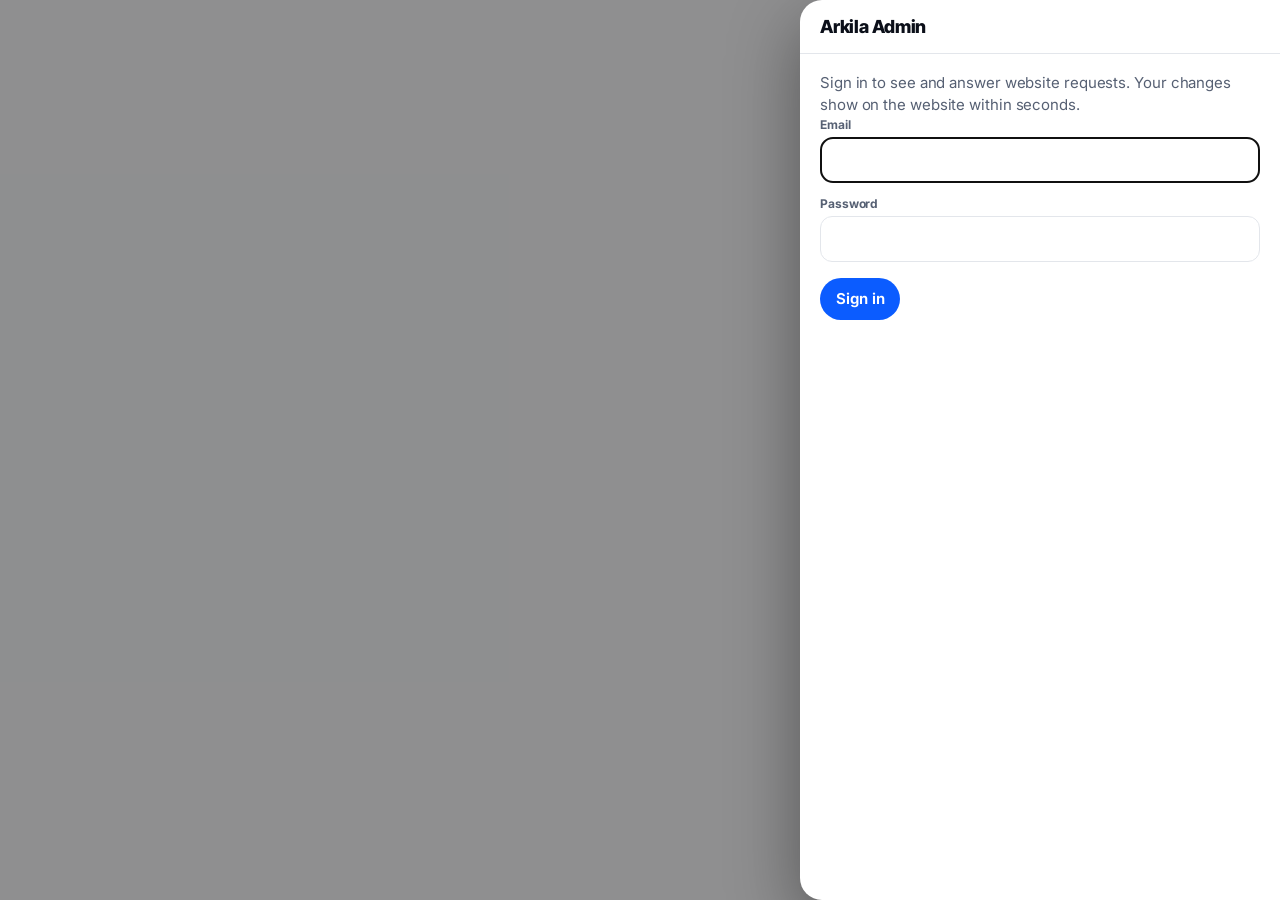
<file: admin.html>
<!doctype html><html lang="en" class="lagoon"><head><meta charset="utf-8"><meta name="viewport" content="width=device-width,initial-scale=1">
<title>Arkila Admin</title>
<meta name="robots" content="noindex,nofollow">
<link rel="preconnect" href="https://fonts.googleapis.com">
<link rel="preconnect" href="https://fonts.gstatic.com" crossorigin>
<link href="https://fonts.googleapis.com/css2?family=Inter:ital,wght@0,400;0,500;0,600;0,700;1,400&family=Inter+Tight:wght@600;700;800&display=swap" rel="stylesheet">
<link rel="stylesheet" href="tokens.css?v=181">
<link rel="stylesheet" href="admin-theme.css?v=181">
<script>try{var _p=(JSON.parse(localStorage.getItem('arkila2-pref')||'{}')||{});if(_p.theme==='light'||_p.theme==='dark')document.documentElement.setAttribute('data-theme',_p.theme)}catch(e){}</script><link rel="stylesheet" href="dash.css?v=181"><style>
:root{--bg:#F1F4F8;--surface:#fff;--ink:#101B2B;--muted:#576579;--line:#DCE3EB;--accent:#1B4DDB;--accent-ink:#fff;--sun:#FFC72C;--sun-ink:#1B1500;--good:#15774A;--bad:#B3261E;--tile1:#E3EAF3;--tile2:#CFD9E6;--sh1:0 2px 10px rgba(15,26,43,.12);--f-display:'Inter Tight',system-ui,sans-serif;--f-body:'Inter',system-ui,sans-serif}
@media(prefers-color-scheme:dark){:root:not([data-theme=light]){--bg:#0F0F10;--surface:#18181A;--ink:#F2F2F2;--muted:#9A9A9F;--line:#2D2D31;--accent:#6E95FF;--accent-ink:#0A1220;--good:#4CC38A;--bad:#FF8A80;--tile1:#26262B;--tile2:#1C1C20;color-scheme:dark}}:root[data-theme=dark]{--bg:#0F0F10;--surface:#18181A;--ink:#F2F2F2;--muted:#9A9A9F;--line:#2D2D31;--accent:#6E95FF;--accent-ink:#0A1220;--good:#4CC38A;--bad:#FF8A80;--tile1:#26262B;--tile2:#1C1C20;color-scheme:dark}:root[data-theme=light]{color-scheme:light}#thb{position:fixed;bottom:14px;right:14px;z-index:25;height:34px;min-width:34px;padding:0 10px;border-radius:999px;border:1px solid var(--line);background:var(--surface);color:var(--ink);font:700 12px var(--f-body);box-shadow:var(--sh1)}
*{box-sizing:border-box}html{-webkit-text-size-adjust:100%}
body{margin:0;background:var(--bg);color:var(--ink);font:15px/1.45 var(--f-body)}
button{font:inherit;color:inherit;background:none;border:0;cursor:pointer;padding:0}
svg.i{width:20px;height:20px;fill:none;stroke:currentColor;stroke-width:1.8;stroke-linecap:round;stroke-linejoin:round;flex:none}
.app{display:grid;grid-template-columns:230px minmax(0,1fr);min-height:100vh}
.side{background:var(--surface);border-right:1px solid var(--line);padding:18px 14px;display:flex;flex-direction:column;gap:6px;position:sticky;top:0;height:100vh}
.logo{display:flex;align-items:center;gap:10px;font:800 20px var(--f-display);letter-spacing:-.02em;padding:4px 8px 14px}
.logo i{width:32px;height:32px;border-radius:10px;background:var(--accent);display:grid;place-items:center}
.logo small{display:block;font:700 11px var(--f-body);color:var(--muted);letter-spacing:.06em;text-transform:uppercase}
.nv{display:flex;align-items:center;gap:12px;padding:11px 12px;border-radius:12px;font-weight:700;color:var(--muted);text-align:left;width:100%}
.nv:hover{background:var(--bg);color:var(--ink)}.nv.on{background:color-mix(in srgb,var(--accent) 12%,var(--surface));color:var(--accent)}
.nv em{margin-left:auto;background:var(--sun);color:var(--sun-ink);border-radius:999px;font:800 12px var(--f-body);font-style:normal;min-width:22px;text-align:center;padding:1px 7px}
.sp{flex:1}.who{display:flex;align-items:center;gap:10px;padding:10px;border-top:1px solid var(--line);margin-top:8px}
.av{width:34px;height:34px;border-radius:50%;background:var(--ink);color:var(--surface);display:grid;place-items:center;font-weight:800;flex:none}
.who small{display:block;color:var(--muted);font-size:12px}
.main{padding:24px 32px 80px;max-width:1240px;width:100%}
.ph{display:flex;align-items:flex-end;justify-content:space-between;gap:12px;margin-bottom:18px;flex-wrap:wrap}
h1{font:800 28px var(--f-display);margin:0;letter-spacing:-.02em}.sub{color:var(--muted)}
.btn{background:var(--accent);color:var(--accent-ink);border-radius:12px;padding:10px 16px;font-weight:700;display:inline-flex;gap:8px;align-items:center}
.btn.g{background:var(--surface);color:var(--ink);border:1px solid var(--line)}.btn.sm{padding:7px 12px;font-size:14px;border-radius:10px}
.btn.ok{background:var(--good);color:#fff}.btn.bad{background:none;color:var(--bad);border:1px solid var(--line)}
.kpis{display:grid;grid-template-columns:repeat(3,1fr);gap:14px;margin-bottom:18px}
.k{background:var(--surface);border:1px solid var(--line);border-radius:18px;padding:16px}
.k small{color:var(--muted);font-weight:700;font-size:12px;letter-spacing:.04em;text-transform:uppercase}.k b{display:block;font:800 28px var(--f-display);margin-top:4px;letter-spacing:-.02em}.k span{color:var(--muted);font-size:13px}
.k.hot{background:color-mix(in srgb,var(--sun) 22%,var(--surface));border-color:color-mix(in srgb,var(--sun) 55%,var(--line))}
.two{display:grid;grid-template-columns:minmax(0,1.2fr) minmax(0,1fr);gap:14px}
.card{background:var(--surface);border:1px solid var(--line);border-radius:18px;padding:16px;margin-bottom:14px}
.card h2{font:800 18px var(--f-display);margin:0 0 12px;display:flex;justify-content:space-between;align-items:center}.card h2 a{font:700 14px var(--f-body);color:var(--accent);cursor:pointer}
.rq{display:flex;gap:12px;align-items:center;padding:12px 0;border-top:1px solid var(--line)}.rq:first-of-type{border-top:0}
.rq .th{width:60px;aspect-ratio:16/10;border-radius:10px;background:linear-gradient(160deg,var(--tile1),var(--tile2));display:grid;place-items:center;flex:none}.rq .th svg{width:86%;height:auto}
.rq .m{flex:1;min-width:0;line-height:1.3}.rq .m b{display:block}.rq .m small{color:var(--muted)}
.acts{display:flex;gap:6px;flex-wrap:wrap;justify-content:flex-end}
.chip{display:inline-flex;gap:6px;align-items:center;border-radius:999px;padding:3px 10px;font:700 12px var(--f-body);white-space:nowrap}
.s-new{background:var(--sun);color:var(--sun-ink)}.s-confirmed{background:color-mix(in srgb,var(--accent) 16%,var(--surface));color:var(--accent)}
.s-paid{background:color-mix(in srgb,var(--good) 18%,var(--surface));color:var(--good)}.s-completed{background:var(--good);color:#fff}
.s-declined,.s-cancelled{background:var(--bg);color:var(--muted);border:1px solid var(--line)}
.bars{display:flex;align-items:flex-end;gap:12px;height:150px;padding-top:10px}.bars div{flex:1;display:flex;flex-direction:column;align-items:center;justify-content:flex-end;gap:6px;height:100%;font-size:12px;color:var(--muted)}
.bars i{width:100%;max-width:44px;background:var(--accent);border-radius:8px 8px 4px 4px;min-height:4px;display:block}.bars div:last-child i{opacity:1}.bars div:not(:last-child) i{opacity:.45}
.bars b{color:var(--ink);font-size:12px}
.tdx{border:1px dashed #E0B400;background:color-mix(in srgb,#FFC72C 14%,var(--surface));border-radius:14px;padding:12px;display:grid;gap:8px}.tdx small{color:var(--muted)}.tdg{background:#FFC72C;color:#1B1500;border-radius:999px;font-size:10.5px;font-weight:800;padding:1px 7px;vertical-align:1px}.tdc{display:flex;gap:6px;flex-wrap:wrap}.tdc span{background:var(--surface);border:1px solid #E0B400;border-radius:999px;padding:2px 9px;font-size:12px;font-weight:700}
#tdb{position:fixed;top:0;left:0;right:0;z-index:50;height:32px;background:#FFC72C;color:#1B1500;font-weight:800;font-size:12.5px;display:flex;align-items:center;justify-content:space-between;gap:8px;padding:0 14px}#tdb button{background:none;border:0;font:inherit;text-decoration:underline;color:inherit;cursor:pointer;padding:6px}body.td{padding-top:32px}body.td .side{top:32px;height:calc(100vh - 32px)}body.td .mtop{top:32px}
.vl{display:grid;gap:8px}.vr{display:grid;grid-template-columns:84px minmax(0,1fr) auto auto;gap:14px;align-items:center;background:var(--surface);border:1px solid var(--line);border-radius:16px;padding:10px 14px;cursor:pointer}.vr:hover{border-color:var(--accent)}.vr.off .vi svg{opacity:.45;filter:grayscale(1)}
.vi{width:84px;aspect-ratio:16/10;border-radius:10px;background:linear-gradient(160deg,var(--tile1),var(--tile2));display:grid;place-items:center}.vi svg{width:80%;height:auto}.vm{display:grid;gap:1px;min-width:0}.vm small{color:var(--muted);white-space:nowrap;overflow:hidden;text-overflow:ellipsis}.vm .bz{color:var(--accent);font-weight:700}.vpx{text-align:right}.vpx small{display:block;color:var(--muted)}.tgs{width:44px}
.vp{border-radius:99px;font-size:11px;font-weight:800;padding:1px 8px;background:color-mix(in srgb,var(--good) 16%,var(--surface));color:var(--good);display:inline-block;vertical-align:1px}.vp.p{background:color-mix(in srgb,#FFC72C 30%,var(--surface));color:var(--ink)}.vp.o{background:var(--bg);color:var(--muted)}
.sheet.half{width:min(360px,100%)}.hb{display:flex;flex-direction:column;gap:12px;align-items:stretch}.hb>*{min-width:0}.vlink{align-self:flex-start;text-align:left;font-weight:800;color:var(--accent);text-decoration:none;padding:2px 0}.vph{background:linear-gradient(160deg,var(--tile1),var(--tile2));border-radius:14px;aspect-ratio:16/8;display:grid;place-items:center}.vph svg{height:84%;width:auto}.vst{display:flex;gap:8px;align-items:center;flex-wrap:wrap}.vst small{color:var(--muted)}.vgr{display:grid;grid-template-columns:1fr 1fr;gap:8px}.vgr div{border:1px solid var(--line);border-radius:12px;padding:8px 10px;font-weight:700}.vgr span{display:block;font-size:11px;color:var(--muted);font-weight:700}.vtr{display:flex;justify-content:space-between;align-items:center}
@media(max-width:760px){.vr{grid-template-columns:64px minmax(0,1fr) auto;gap:10px;padding:8px 10px}.vi{width:64px}.vr .tg,.vr .tgs{display:none}.sheet.half{width:auto;height:62%;max-height:62%}}
.mrow2{display:flex;align-items:center;justify-content:space-between;gap:10px}.sg2{display:flex;border:1px solid var(--line);border-radius:999px;padding:2px}.sg2 button{border:0;background:none;padding:6px 12px;border-radius:999px;color:var(--muted);font-weight:700;cursor:pointer}.sg2 button.on{background:var(--ink);color:var(--surface)}.emp2{display:grid;gap:8px;border:1px dashed var(--line);border-radius:16px;padding:16px;background:var(--surface);margin-bottom:14px}.emp2 b{font-size:16px}.emp2 .acts{display:flex;gap:8px;flex-wrap:wrap;justify-content:flex-start}
.live{display:block;color:var(--muted)}.live::before{content:'';display:inline-block;width:8px;height:8px;border-radius:50%;background:#15774A;margin-right:6px}.live.bad::before{background:#C77700}.who .lnk{font-size:12px;padding:0;min-height:0}
.inb{display:flex;align-items:center;justify-content:space-between;gap:12px;flex-wrap:wrap;border:1px solid var(--line);border-radius:14px;padding:12px 14px;margin:0 0 14px;background:var(--surface)}.inb small{display:block;color:var(--muted);font-size:12.5px}.inb.hi{border:1.5px solid var(--accent);background:color-mix(in srgb,var(--accent) 6%,var(--surface))}.inb.wn{border-color:#C77700;background:#FFF4E0;color:#5A3300}.inb.wn small{color:#5A3300}
.tabs{display:flex;gap:8px;overflow-x:auto;scrollbar-width:none;margin-bottom:14px}
.tb{border:1px solid var(--line);background:var(--surface);border-radius:999px;padding:7px 14px;font-weight:700;font-size:14px;white-space:nowrap}.tb.on{background:var(--ink);color:var(--surface);border-color:var(--ink)}.tb em{font-style:normal;color:var(--muted);margin-left:4px}.tb.on em{color:inherit;opacity:.7}
.srch{display:flex;align-items:center;gap:10px;background:var(--surface);border:1px solid var(--line);border-radius:12px;padding:9px 14px;color:var(--muted);margin-bottom:12px;max-width:420px}.srch input{border:0;background:none;outline:none;flex:1;color:var(--ink);font:inherit}.srch:focus-within{outline:2px solid var(--accent);outline-offset:2px}
table{width:100%;border-collapse:collapse}th{text-align:left;font:700 12px var(--f-body);color:var(--muted);letter-spacing:.04em;text-transform:uppercase;padding:10px 12px;border-bottom:1px solid var(--line)}
td{padding:12px;border-bottom:1px solid var(--line);vertical-align:middle}tr.r{cursor:pointer}tr.r:hover td{background:color-mix(in srgb,var(--accent) 5%,var(--surface))}
td small{display:block;color:var(--muted)}.tw{background:var(--surface);border:1px solid var(--line);border-radius:18px;overflow-x:auto;-webkit-overflow-scrolling:touch}
.cards{display:none}
.vg{display:grid;grid-template-columns:repeat(auto-fill,minmax(250px,1fr));gap:16px}
.vc[data-act]{cursor:pointer}.vc{background:var(--surface);border:1px solid var(--line);border-radius:18px;overflow:hidden}
.vc .ph2{aspect-ratio:16/10;background:linear-gradient(160deg,var(--tile1),var(--tile2));display:grid;place-items:center;position:relative}.vc .ph2 svg{width:74%;height:auto}.vc.off .ph2 svg{opacity:.4;filter:grayscale(1)}
.vc .bd{padding:12px 14px;display:grid;gap:6px}.vc h3{margin:0;font:700 16px var(--f-display)}.vc small{color:var(--muted)}
.vf{display:flex;justify-content:space-between;align-items:center;padding-top:8px;border-top:1px solid var(--line)}
.tg{width:44px;height:26px;border-radius:999px;background:var(--line);position:relative;transition:.15s}.tg::after{content:"";position:absolute;left:3px;top:3px;width:20px;height:20px;border-radius:50%;background:#fff;box-shadow:0 1px 3px rgba(0,0,0,.3);transition:.15s}.tg.on{background:var(--good)}.tg.on::after{left:21px}
.tag{position:absolute;left:10px;top:10px;background:var(--surface);border-radius:999px;padding:3px 10px;font-size:12px;font-weight:700}
/* sheets */
#ov{position:fixed;inset:0;z-index:60;display:none}#ov.on{display:block}#ov .bk{position:absolute;inset:0;background:rgba(0,0,0,.42)}
.sheet{position:absolute;background:var(--surface);box-shadow:0 24px 70px rgba(0,0,0,.4);display:flex;flex-direction:column;overflow:hidden;top:0;right:0;bottom:0;width:min(480px,100%);animation:l .22s}
@keyframes l{from{transform:translateX(40px);opacity:0}}@keyframes up{from{transform:translateY(100%)}}
.sh-h{display:flex;align-items:center;justify-content:space-between;padding:16px 20px;border-bottom:1px solid var(--line);font:800 18px var(--f-display)}.sh-b{padding:18px 20px;overflow:auto;flex:1}.sh-f{padding:14px 20px;border-top:1px solid var(--line);display:flex;gap:8px;flex-wrap:wrap}
.x{width:34px;height:34px;border-radius:50%;display:grid;place-items:center}.x:hover{background:var(--bg)}
.dl{display:grid;gap:10px;margin:14px 0}.dl div{display:flex;justify-content:space-between;gap:12px;font-size:14px}.dl span{color:var(--muted)}
.prog{list-style:none;margin:14px 0;padding:0;display:grid;grid-template-columns:repeat(5,minmax(0,1fr));gap:2px;width:100%;text-align:center}
.prog li{display:flex;flex-direction:column;align-items:center;gap:6px;font-size:11px;min-width:0;line-height:1.2;font-weight:700;color:var(--muted);position:relative}
.prog li i{width:26px;height:26px;border-radius:50%;border:2px solid var(--line);display:grid;place-items:center;font-style:normal;background:var(--surface);position:relative;z-index:1}
.prog li:not(:last-child)::after{content:"";position:absolute;top:12px;left:calc(50% + 13px);right:calc(-50% + 13px);height:2px;background:var(--line)}
.prog li.done i{background:var(--accent);border-color:var(--accent);color:var(--accent-ink)}.prog li.done::after{background:var(--accent)}.prog li.cur i{border-color:var(--accent);color:var(--accent)}.prog li.cur{color:var(--ink)}.prog svg{width:14px;height:14px}
@media(max-width:560px){.prog li{font-size:10px}.prog li i{width:24px;height:24px}.prog li:not(:last-child)::after{top:11px;left:calc(50% + 12px);right:calc(-50% + 12px)}}
.msg{background:var(--bg);border-radius:14px;padding:12px;font-size:13px;white-space:pre-wrap;color:var(--muted);border:1px dashed var(--line)}
.fl{display:grid;gap:4px;margin-bottom:12px}.fl span{font-size:12px;font-weight:700;color:var(--muted)}.fl input,.fl select{border:1px solid var(--line);background:var(--surface);color:var(--ink);border-radius:12px;padding:11px 14px;font:inherit}.fl em{font-style:normal;color:var(--bad);font-size:12px}
.row2{display:grid;grid-template-columns:1fr 1fr;gap:10px}
.up{border:1.5px dashed var(--line);border-radius:14px;padding:18px;text-align:center;color:var(--muted);margin-bottom:12px}
#toast{position:fixed;left:50%;bottom:28px;transform:translate(-50%,30px);background:var(--ink);color:var(--surface);padding:11px 18px;border-radius:999px;font-weight:700;z-index:90;opacity:0;pointer-events:none;transition:.25s;white-space:nowrap}#toast.on{opacity:1;transform:translate(-50%,0)}
.tbar{display:none}.mtop{display:none}
@media(max-width:900px){
 .app{display:block}.side{display:none}
 .mtop{display:flex;align-items:center;justify-content:space-between;padding:12px 16px;background:var(--surface);border-bottom:1px solid var(--line);position:sticky;top:0;z-index:20}.mtop .logo{padding:0}
 .main{padding:16px 16px 100px}.kpis{grid-template-columns:1fr 1fr;gap:10px}.k b{font-size:22px}.two{grid-template-columns:1fr}
 .tw{display:none}.cards{display:block}
 .tbar{display:grid;grid-auto-flow:column;grid-auto-columns:minmax(0,1fr);position:fixed;bottom:0;left:0;right:0;background:var(--surface);border-top:1px solid var(--line);padding:8px 8px 14px;z-index:30}
 .tbar button{display:flex;flex-direction:column;align-items:center;gap:3px;font-size:11px;min-width:0;white-space:nowrap;letter-spacing:-.2px;font-weight:700;color:var(--muted);position:relative}.tbar .on{color:var(--accent)}
 .tbar em{position:absolute;top:-2px;right:calc(50% - 22px);background:var(--sun);color:var(--sun-ink);border-radius:999px;font:800 11px var(--f-body);font-style:normal;padding:0 6px}
 .sheet{top:auto;left:0;right:0;width:auto;max-height:92%;border-radius:22px 22px 0 0;animation:up .25s}
 h1{font-size:24px}#toast{bottom:90px}
 .rq{flex-wrap:wrap}.rq .m{flex:1 1 150px}.rq>.acts{width:100%;justify-content:flex-start}
}
@media(max-width:760px){input,select,textarea{font-size:16px!important}}
@media(max-width:760px){#thb{bottom:78px;right:12px}}.dtl{border:1.5px solid var(--accent);border-radius:14px;padding:12px;display:grid;gap:10px;background:color-mix(in srgb,var(--accent) 5%,var(--surface))}.dtl small{color:var(--muted)}.chs{display:flex;flex-wrap:wrap;gap:6px}.chp{cursor:pointer}.chp input{position:absolute;opacity:0;pointer-events:none}.chp i{display:block;font-style:normal;border:1px solid var(--line);background:var(--surface);border-radius:999px;padding:6px 11px;font-size:13px;font-weight:600}.chp:has(input:checked) i{background:var(--ink);color:var(--surface);border-color:var(--ink)}.chp:has(input:focus-visible) i{outline:2px solid var(--accent)}.fl textarea{border:1px solid var(--line);background:var(--surface);color:var(--ink);border-radius:12px;padding:10px 12px;font:inherit;resize:vertical}
a.btn{text-decoration:none;display:inline-flex}
a.btn{text-decoration:none;display:inline-flex}
.fbar{display:flex;gap:8px;align-items:center;margin:0 0 8px}.fbar .srch{min-width:0}.fbar .srch input{min-width:0;width:100%}.fbar .btn{flex:none}.fcnt{font-style:normal;background:var(--accent);color:var(--accent-ink);border-radius:999px;font-size:11px;padding:0 7px;margin-left:4px}
.qks{display:flex;gap:6px;flex-wrap:wrap;margin:0 0 8px}
/* phone: less header above the list, so the first request is on screen without scrolling */
@media(max-width:760px){.ph .sub.hm{display:none}.ph{margin-bottom:12px;align-items:center;flex-wrap:nowrap}.ph .btn{white-space:nowrap;flex:none}.ph>div:first-child{min-width:0}
 .qks{flex-wrap:nowrap;overflow-x:auto;scrollbar-width:none;margin-right:-14px;padding-right:14px;-webkit-overflow-scrolling:touch}.qks::-webkit-scrollbar{display:none}.qks>*{flex:none;white-space:nowrap}
 .ph .vacts{width:100%;display:flex;gap:8px;flex-wrap:wrap}.ph:has(.vacts){flex-wrap:wrap}.ph .vacts .btn{flex:1 1 40%}.ph .vacts .btn:not(.g){flex:1 1 100%}}.qk{border:1px dashed var(--line);border-radius:999px;padding:5px 11px;font-size:12.5px;font-weight:700;color:var(--muted);cursor:pointer;background:transparent}.qk.on{border-style:solid;color:var(--ink);background:var(--surface)}
.fch{display:flex;gap:6px;flex-wrap:wrap;align-items:center;margin:0 0 10px}.fc{background:color-mix(in srgb,var(--accent) 10%,var(--surface));border:1px solid color-mix(in srgb,var(--accent) 35%,var(--surface));color:var(--accent);border-radius:999px;padding:4px 10px;font-size:12.5px;font-weight:700;cursor:pointer}.fc i{font-style:normal;opacity:.7;margin-left:4px}
.lnkb{color:var(--accent);font-weight:700;font-size:13px;background:none;border:0;cursor:pointer;padding:4px}
.fgp{display:grid;gap:6px;margin-bottom:14px}.fgp>b{font-size:12px;color:var(--muted);text-transform:uppercase;letter-spacing:.05em}.fop{display:flex;gap:6px;flex-wrap:wrap}.fop button{border:1px solid var(--line);background:var(--surface);color:var(--ink);border-radius:999px;padding:7px 12px;font-weight:600;font-size:13px;cursor:pointer}.fop button.on{background:var(--ink);color:var(--surface);border-color:var(--ink)}
.thb{font:inherit;color:inherit;background:none;border:0;padding:0;cursor:pointer;text-transform:inherit;letter-spacing:inherit}
.bbar .btn{background:var(--surface);color:var(--ink);border-color:transparent}.bbar .btn.ok{background:var(--good);color:#fff}.bbar .btn.bad{color:var(--bad)}.bbar{position:sticky;top:0;z-index:5;display:flex;gap:8px;flex-wrap:wrap;align-items:center;padding:10px 14px;margin-bottom:10px;background:var(--ink);color:var(--surface);border-radius:14px;box-shadow:0 6px 18px rgba(0,0,0,.18)}
body.locked>*:not(#ov):not(#toast){display:none!important}body.locked #ov{background:var(--bg)}body.locked #ov .bk{pointer-events:none}body.locked #sh .x,body.locked #sh [data-act=close]{display:none}
</style></head><body>
<div class="app">
 <aside class="side"><div class="logo"><i><svg class="i" style="stroke:#fff;width:18px;height:18px" viewBox="0 0 24 24"><path d="M5 16l1.5-5.5A2 2 0 0 1 8.4 9h7.2a2 2 0 0 1 1.9 1.5L19 16"/><path d="M3 16h18v3H3z"/></svg></i><div>Arkila<small>Admin</small></div></div>
  <div id="nav"></div><div class="sp"></div>
  <a class="nv" href="index.html" style="text-decoration:none">&#8599;&nbsp; View website</a>
  <div class="who" id="who" data-act="acct" role="button" tabindex="0" aria-label="Account and appearance" style="cursor:pointer"><div class="av">A</div><div><b>Arkila</b><small>Admin</small></div></div></aside>
 <div>
  <div class="mtop"><a class="logo" href="index.html" aria-label="Open the website" style="text-decoration:none;color:inherit"><i><svg class="i" style="stroke:#fff;width:18px;height:18px" viewBox="0 0 24 24"><path d="M5 16l1.5-5.5A2 2 0 0 1 8.4 9h7.2a2 2 0 0 1 1.9 1.5L19 16"/><path d="M3 16h18v3H3z"/></svg></i><div>Arkila<small>Admin</small></div></a><button class="av" id="mav" data-act="acct" aria-label="Account" style="border:0;cursor:pointer">A</button></div>
  <div class="main" id="view"></div>
 </div>
</div>
<nav class="tbar" id="tbar"></nav>
<div id="ov"><div class="bk" data-act="close"></div><div class="sheet" id="sh"></div></div><div id="toast" role="status" aria-live="polite"></div>
<script src="config.js?v=181"></script><script src="testfleet.js?v=181"></script><script src="store.js?v=181"></script><script src="svgs.js?v=181"></script><script src="db.js?v=181"></script><script src="dash.js?v=181"></script><script src="csv.js?v=181"></script><script src="cal.js?v=181"></script>
<script>
let VO=lsg('vact',{});
/* "What you get" quick options in the vehicle form; anything else goes in "Other features" and is kept on save */
const FTP=['Air conditioning','Bluetooth audio','USB charging','Rear camera','Large trunk','Good for city driving','Helmet included','Driver included'];
/* re-read every time: the refresh may have brought newer paused/live settings from another device */
const isLive=c=>{VO=lsg('vact',{});return VO[c.id]!==undefined?VO[c.id]:c.active!==false};
const mkV=()=>allCars().filter(c=>c.status!=='rejected').map(c=>{const bike=isMotor(c);return {id:c.id,name:esc(c.name),area:esc(c.area),bike,c,st:c.status||'approved',p:+c.price,sub:esc(c.type)+' \u00b7 '+(+c.seats||1)+(bike?' riders':' seats'),live:isLive(c),svg:imgsOf(c)[0]}});
const V=mkV();
const P={sliders:'<path d="M4 7h9M17 7h3M4 17h3M11 17h9"/><circle cx="15" cy="7" r="2"/><circle cx="9" cy="17" r="2"/>',chart:'<path d="M4 20V10M10 20V4M16 20v-7M22 20H2"/>',home:'<path d="M4 11l8-7 8 7v8a1 1 0 0 1-1 1h-4v-6H9v6H5a1 1 0 0 1-1-1z"/>',list:'<path d="M8 6h12M8 12h12M8 18h12M4 6h.01M4 12h.01M4 18h.01"/>',car:'<path d="M4 15l1.6-5A2 2 0 0 1 7.5 8.5h9a2 2 0 0 1 1.9 1.5L20 15"/><rect x="3" y="15" width="18" height="4" rx="1.5"/>',check:'<path d="M5 12.5l4.5 4.5L19 7.5"/>',x:'<path d="M6 6l12 12M18 6L6 18"/>',plus:'<path d="M12 5v14M5 12h14"/>',search:'<circle cx="11" cy="11" r="6.5"/><path d="M16 16l4.5 4.5"/>',copy:'<rect x="8" y="8" width="11" height="11" rx="2"/><path d="M5 15V6a1 1 0 0 1 1-1h9"/>',cal:'<rect x="3.5" y="5" width="17" height="15" rx="2"/><path d="M3.5 10h17M8 3v4M16 3v4"/>',users:'<circle cx="9" cy="8" r="3.5"/><path d="M2.5 20a6.5 6.5 0 0 1 13 0M16 4.5a3.5 3.5 0 0 1 0 7M18 14a6 6 0 0 1 3.5 6"/>',gear:'<circle cx="12" cy="12" r="3"/><path d="M12 2.5v3M12 18.5v3M2.5 12h3M18.5 12h3M5.3 5.3l2.1 2.1M16.6 16.6l2.1 2.1M5.3 18.7l2.1-2.1M16.6 7.4l2.1-2.1"/>'};
const ic=n=>'<svg class="i" viewBox="0 0 24 24">'+P[n]+'</svg>';
const $=q=>document.querySelector(q);const money=n=>'₱'+Math.round(n).toLocaleString();

const parseD=s=>{const [y,m,d]=s.split('-').map(Number);return new Date(y,m-1,d)};const fd=d=>d.toLocaleDateString('en',{month:'short',day:'numeric'});
let TODAY=new Date(new Date().setHours(0,0,0,0));
let R=[];
function loadR(){R=ST.requests.map(x=>({id:esc(x.id),name:esc(x.guestName||'Guest'),from:'',v:esc(x.carName)+(String(x.carId).startsWith('S-')?' · Sample':''),start:parseD(x.from),end:parseD(x.to),days:Math.max(1,+x.days||1),xh:+x.extraH||0,area:esc(x.spot)||(V.find(v=>v.id===x.carId)||{}).area||'',time:esc(x.time||''),total:+x.total||0,status:x.status==='approved'?'confirmed':x.status==='rejected'?'declined':x.status,pay:!!x.paid,email:esc(x.guestEmail||''),phone:esc(x.guestPhone||''),_r:x}))}
const saveR=()=>ST.save();
const sync=(id,fn)=>{const r=ST.requests.find(x=>x.id===id);if(r){fn(r);saveR();try{DB.pushRequest(r)}catch(e){}}};
loadR();
const byV=n=>V.find(v=>v.name===n)||{svg:'',area:''};
let view='overview',filter='all',q='';const FIL={veh:'',when:'',pay:'',ov:false,sort:'new'},QK=new Set();
const LBL={new:'Request sent',confirmed:'Confirmed',declined:'Not available',completed:'Returned',cancelled:'Cancelled'};
const chip=r=>(r.status==='confirmed'&&r.pay?'<span class="chip s-paid">Paid</span>':`<span class="chip s-${r.status}">${LBL[r.status]}</span>`)+(r.status==='new'&&clashOf(r)?' <span class="chip s-declined" title="Dates overlap another booking">Overlap</span>':'');
const th=v=>`<div class="th">${byV(v).svg}</div>`;
/* which status a request may move to, from which status. Single buttons and bulk actions both obey this. */
const MOVES={confirmed:['new'],declined:['new'],cancelled:['confirmed'],completed:['confirmed']};
const canMove=(from,to)=>(MOVES[to]||[]).includes(from);
function actions(r,full){const a=[];
 if(r.status==='new'){a.push(`<button class="btn ok sm" data-act="set" data-arg="${r.id}|confirmed">${ic('check')}Confirm</button>`,`<button class="btn bad sm" data-act="set" data-arg="${r.id}|declined">Not available</button>`)}
 if(r.status==='confirmed'){a.push(`<button class="btn sm ${r.pay?'g':''}" data-act="pay" data-arg="${r.id}">${r.pay?'Undo paid':'Payment received'}</button>`,`<button class="btn ok sm" data-act="set" data-arg="${r.id}|completed">Mark returned</button>`);if(full)a.push(`<button class="btn bad sm" data-act="set" data-arg="${r.id}|cancelled">Cancel</button>`)}
 if(full&&(r.status==='declined'||r.status==='cancelled'||r.status==='completed'))a.push(`<button class="btn bad sm" data-act="del" data-arg="${r.id}">Delete</button>`);
 return a.join('')}
const step=r=>r.status==='completed'?5:r.pay?3:r.status==='confirmed'?2:1;
const STEPS=['Request sent','Confirm on Messenger','Papers and payment','Pick-up','Returned'];
function kpis(){const ok=R.filter(r=>r.status==='confirmed'||r.status==='completed'),val=ok.reduce((a,r)=>a+r.total,0),n=R.filter(r=>r.status==='new').length,up=R.filter(r=>r.status==='confirmed'&&r.start>=TODAY&&r.start-TODAY<=30*864e5).length,bad=R.filter(r=>r.status==='declined'||r.status==='cancelled').length;
 return `<div class="kpis"><div class="k hot"><small>New requests</small><b>${n}</b><span>Answer on Messenger</span></div><div class="k"><small>Confirmed value</small><b>${money(val)}</b><span>Confirmed and returned</span></div><div class="k"><small>Confirmed bookings</small><b>${ok.length}</b><span>${up} upcoming trips</span></div><div class="k"><small>Live vehicles</small><b>${V.filter(v=>v.live).length}<span style="font-size:16px"> / ${V.length}</span></b><span>Shown on the website</span></div><div class="k"><small>Upcoming trips</small><b>${up}</b><span>Next 30 days</span></div><div class="k"><small>Cancel / decline rate</small><b>${(R.length?Math.round(bad/R.length*100):0)}%</b><span>${bad} of ${R.length} requests</span></div></div>`}
const rqRow=r=>`<div class="rq" data-act="open" data-arg="${r.id}" tabindex="0">${th(r.v)}<div class="m"><b>${r.name}</b><small>${r.v} · ${fd(r.start)} → ${fd(r.end)} · ${money(r.total)}</small></div><div class="acts">${r.status==='new'||r.status==='confirmed'?actions(r):chip(r)}</div></div>`;

/* ---- inbox: new requests from the Google Sheet ---- */
const INB={rows:[],err:'',busy:false,at:0};
function inbCheck(show){if(!DB.on())return;const k=lsg('adminkey','');if(!k){if(show)inbKeySheet();return}INB.busy=true;INB.err='';if(view==='requests')renderView();
 DB.fetchNew(k).then(r=>{INB.rows=r;INB.at=Date.now()}).catch(e=>{INB.err=/denied/.test(e.message)?'The admin key does not match the script.':'Could not reach the Sheet. Check the link and your connection.'}).finally(()=>{INB.busy=false;if(view==='requests')renderView()})}
function inbKeySheet(){open(`${head('Connect your request Sheet')}<div class="sh-b"><p class="sub" style="margin:0">Enter the SECRET you set in the Apps Script. It stays on this device only.</p><label class="fl"><span>Admin key</span><input id="akey" type="password" autocomplete="off" value=""></label></div><div class="sh-f"><button class="btn" data-act="inbsave">Connect</button></div>`)}
function inbBox(){if(!DB.on()||DB.supa())return '';const k=lsg('adminkey','');
 if(!k)return `<div class="inb"><div><b>Connect your request Sheet</b><small>New website requests are saved to your Google Sheet. Connect it to see them here.</small></div><button class="btn" data-act="inbkey">Connect</button></div>`;
 if(INB.busy)return `<div class="inb"><div><b>Checking for new requests…</b></div></div>`;
 if(INB.err)return `<div class="inb wn"><div><b>${INB.err}</b></div><button class="btn g" data-act="inbcheck">Try again</button><button class="lnk" data-act="inbkey">Change key</button></div>`;
 const n=INB.rows.length;return `<div class="inb ${n?'hi':''}"><div><b>${n?n+' new request'+(n>1?'s':'')+' waiting':'No new requests'}</b><small>${n?'From the website since your last import.':'Checked '+(INB.at?new Date(INB.at).toLocaleTimeString([],{hour:'numeric',minute:'2-digit'}):'just now')+'.'}</small></div>${n?`<button class="btn" data-act="inbimp">Import ${n}</button>`:`<button class="btn g" data-act="inbcheck">Check now</button>`}</div>`}

/* ---- backend: sign-in, live sync ---- */
function whoRender(){document.body.classList.toggle('locked',lockd());/* session ended while the page was open: show the sign-in instead of a blank screen */if(lockd()&&!document.querySelector('#ov.on'))setTimeout(()=>{if(lockd()&&!document.querySelector('#ov.on'))loginSheet('Your session ended. Please sign in again.')},0);const w=$('#who');if(!w||!DB.supa())return;const ses=DB.sess(),t=DB.at?new Date(DB.at).toLocaleTimeString([],{hour:'numeric',minute:'2-digit'}):'';
 {const m=$('#mav');if(m)m.textContent=((ses&&ses.email)||'A')[0].toUpperCase()}w.innerHTML=ses?`<div class="av">${esc((ses.email||'A')[0].toUpperCase())}</div><div style="min-width:0"><b style="display:block;overflow:hidden;text-overflow:ellipsis">${esc(ses.email||'Staff')}</b><small class="live ${DB.err?'bad':''}">${DB.err?'Offline, retrying':'Live · synced '+t}</small><button class="lnk" data-act="signout">Sign out</button></div>`:`<div class="av">A</div><div><b>Not signed in</b><button class="lnk" data-act="signin">Sign in</button></div>`}
const RSN={};
function reasonSheet(id,st){const r=R.find(x=>x.id===id);if(!r)return;const dec=st==='declined',q=dec?['Booked by another renter','Vehicle in repair','Outside service area']:['Renter asked to cancel','Could not reach renter','Vehicle no longer available'];
 open(`${head(dec?'Mark not available':'Cancel booking')}<form id="rf" class="sh-b" data-id="${esc(id)}" data-st="${st}" novalidate><p class="sub" style="margin:0">The renter will see this reason on their request. Optional.</p><div class="chs">${q.map(t=>`<button type="button" class="chp" data-act="rsn" data-arg="${esc(t)}">${esc(t)}</button>`).join('')}</div><label class="fl"><span>Reason (optional)</span><textarea name="reason" maxlength="200" rows="3" placeholder="Short and polite"></textarea></label><button class="btn bad" type="submit">${dec?'Mark not available':'Cancel booking'}</button><button class="btn g" type="button" data-act="close">Back</button></form>`)}
document.addEventListener('submit',e=>{if(e.target.id!=='rf')return;e.preventDefault();const f=e.target,id=f.dataset.id,st=f.dataset.st;RSN[id]=(new FormData(f).get('reason')||'').toString().trim().slice(0,200);A.setf(id+'|'+st)});
function loginSheet(err){open(`${head('Arkila Admin')}<form id="lf" class="sh-b" novalidate><p class="sub" style="margin:0">Sign in to see and answer website requests. Your changes show on the website within seconds.</p><label class="fl ${err?'bad':''}"><span>Email</span><input name="email" type="email" autocomplete="username" required></label><label class="fl ${err?'bad':''}"><span>Password</span><input name="password" type="password" autocomplete="current-password" required><em>${err||''}</em></label><button class="btn" type="submit">Sign in</button>${SOCIAL.google?`<div class="or" style="text-align:center;color:var(--muted);font-size:12px">or</div><button class="btn g" type="button" data-act="oauth" data-arg="google">Continue with Google</button>`:''}</form>`)}
document.addEventListener('submit',async e=>{if(e.target.id!=='lf')return;e.preventDefault();const f=new FormData(e.target),em=(f.get('email')||'').toString().trim(),pw=(f.get('password')||'').toString();if(!em||!pw){loginSheet('Enter your email and password');return}
 try{await DB.login(em,pw);if(!await DB.isStaff()){DB.logout();whoRender();loginSheet('This account is not on the staff list');return}whoRender();close();await adminPull(true);toast('Signed in')}catch(x){loginSheet(x.message==='bad'?'Wrong email or password':'Could not reach the server. Check your connection.')}});
let LASTN=-1;
async function adminPull(force){if(!DB.supa()||!DB.sess())return;const before=new Set(ST.requests.map(r=>r.id));let ch=false;try{ch=await DB.pullAll()}catch(e){}
 if(ch||force){const added=ST.requests.filter(r=>!before.has(r.id)&&r.status==='new').length;loadR();V.splice(0,V.length,...mkV());renderView();nav();if(added&&before.size)toast(added+' new request'+(added>1?'s':''));}
 const n=R.filter(r=>r.status==='new').length;document.title=(n?'('+n+') ':'')+'Arkila Admin';whoRender()}
function spN(){return ST.listings.filter(l=>String(l.id).startsWith('S-')).length}
function spBox(){const n=spN();return `<div class="tdx"><b>Sample vehicles for everyone${n?' <span class="tdg">LIVE</span>':''}</b><small>${n?n+' sample vehicles are live on the website. Renters can see them and send real requests (tagged Sample in Requests).':'Publishes the sample fleet to the live website so anyone can try booking. Needs you signed in.'}</small>${n?'<button class="btn bad" data-act="spdel">Remove from live</button>':'<button class="btn" data-act="sppub">Publish sample vehicles</button>'}</div>`}
function tdBox(){const c=TD.counts();return spBox()+`<div class="tdx"><b>Test data${c.any?' <span class="tdg">LOADED</span>':''}</b>${c.any?`<div class="tdc"><span>${c.r} requests</span><span>${c.u} users</span><span>${c.l} listings</span><span>${c.b} blocked days</span></div><small>Stays on this device only. Real data is untouched.</small><button class="btn g" data-act="tdload">Reload fresh test data</button><button class="btn bad" data-act="tdunload">Remove test data</button>`:`<small>Adds sample renters, bookings and an owner so you can try everything. Stays on this device only, never sent to the live database.</small><button class="btn" data-act="tdload">Load test data</button>`}</div>`}
function tdBanner(){let b=$('#tdb');const on=TD.counts().any;if(!on){if(b)b.remove();document.body.classList.remove('td');return}if(!b){b=document.createElement('div');b.id='tdb';document.body.prepend(b)}b.innerHTML='<span>Test renters and bookings are loaded (this device only)</span><button type="button" data-act="tdunload">Remove</button>';document.body.classList.add('td')}
let _pb=0;function pubBooked(){clearTimeout(_pb);_pb=setTimeout(()=>{try{if(!DB.staff()||!DB.at)return;/* only after one successful download, so an empty device never publishes "nothing booked" */const n=new Date(),t=n.getFullYear()+'-'+String(n.getMonth()+1).padStart(2,'0')+'-'+String(n.getDate()).padStart(2,'0'),map={};ST.requests.forEach(r=>{if(!r._test&&(r.status==='confirmed'||r.status==='approved')&&r.carId&&r.from&&r.to&&r.to>=t)(map[r.carId]=map[r.carId]||[]).push([r.from,r.to])});Object.keys(map).forEach(k=>map[k].sort());const s=JSON.stringify(map);if(s!==lsg('bookedpub','')){lss('bookedpub',s);DB.pushBooked(map)}}catch(e){}},700)}
let VF='all';
function nextBusy(v){const t=todayIso(),r=ST.requests.filter(x=>x.carId===v.id&&(x.status==='confirmed'||x.status==='approved')&&x.to>=t).sort((a,b)=>a.from<b.from?-1:1)[0];if(r)return 'Busy '+fd(parseD(r.from))+' to '+fd(parseD(r.to));const b=(ST.blocks[v.id]||[]).filter(d=>d>=t).sort()[0];return b?'Blocked from '+fd(parseD(b)):'No upcoming bookings'}
function vPrev(i){const v=vAt(i);if(!v)return;const pend=v.st==='pending';open(`<div class="sh-h"><span>${v.name}</span><button class="x" data-act="close" aria-label="Close">${ic('x')}</button></div><div class="sh-b hb"><button class="lnkb vlink" data-act="editv" data-arg="${vid(i)}">Vehicle properties \u203a</button><div class="vph">${v.svg}</div><div class="vst">${pend?'<span class="vp p">Pending</span>':v.live?'<span class="vp">Live</span>':'<span class="vp o">Paused</span>'}<small>${pend?'Waiting for approval'+(v.c.ownerName?' \u00b7 '+esc(v.c.ownerName):''):nextBusy(v)}</small></div><div class="vgr"><div><span>Type</span>${esc(v.c.type||'')}</div><div><span>${v.bike?'Riders':'Seats'}</span>${+v.c.seats||1}</div><div><span>Price / day</span>${money(v.p)}</div><div><span>Pickup area</span>${v.area}</div></div>${pend?`<div class="vf" style="gap:8px"><button class="btn ok sm" data-act="vapp" data-arg="${vid(i)}">Approve</button><button class="btn bad sm" data-act="vrej" data-arg="${vid(i)}">Reject</button></div>`:`<div class="vtr"><span>Live on website</span><button class="tg ${v.live?'on':''}" data-act="vlive" data-arg="${vid(i)}" role="switch" aria-checked="${!!v.live}" aria-label="Live on website"></button></div><button class="btn g" data-act="blk" data-arg="${vid(i)}">Blocked dates${(ST.blocks[v.id]||[]).length?' ('+(ST.blocks[v.id]||[]).length+')':''}</button>`}</div>`);$('#sh').classList.add('half')}
let FLOWK='';
function renderView(){TODAY=new Date(new Date().setHours(0,0,0,0));pubBooked();tdBanner();const el=$('#view');
 try{const k=view+'|'+filter;if(k!==FLOWK){FLOWK=k;el.classList.remove('stg');void el.offsetWidth;el.classList.add('stg');clearTimeout(el._ft);el._ft=setTimeout(()=>el.classList.remove('stg'),1200)}}catch(e){}
 if(view==='overview'){const nw=R.filter(r=>r.status==='new'),up=R.filter(r=>r.status==='confirmed'&&r.start>=TODAY).sort((a,b)=>a.start-b.start);
  const MN=['Jan','Feb','Mar','Apr','May','Jun','Jul','Aug','Sep','Oct','Nov','Dec'],all=[...Array(6)].map((_,i)=>{const d=new Date(TODAY.getFullYear(),TODAY.getMonth()-5+i,1);return [MN[d.getMonth()],Math.round(R.filter(r=>(r.status==='confirmed'||r.status==='completed')&&r.start.getMonth()===d.getMonth()&&r.start.getFullYear()===d.getFullYear()).reduce((a,r)=>a+r.total,0)/1000)]}),mx=Math.max(...all.map(x=>x[1]),1);
  el.innerHTML=`<div class="ph"><div><h1>Overview</h1><div class="sub">${TODAY.toLocaleDateString('en',{weekday:'long',month:'short',day:'numeric'})} \u00b7 Puerto Princesa</div></div><button class="btn" data-act="addv">${ic('plus')}Add vehicle</button></div>${R.length?'':`<div class="emp2"><b>Get your first request</b><div class="sub">Share your website link. New requests show up here and on your phone.</div><div class="acts"><button class="btn" data-act="copylink">Copy website link</button><button class="btn g" data-act="tab" data-arg="vehicles">Add photos to vehicles</button></div></div>`}${kpis()}<div class="two"><div><div class="card"><h2>New requests to answer <a data-act="tab" data-arg="requests">See all</a></h2>${nw.length?nw.map(rqRow).join(''):'<div class="sub">All caught up. Nothing waiting.</div>'}</div></div><div><div class="card"><h2>Booking value (₱ thousands)</h2><div class="bars">${all.map(x=>`<div><b>${x[1]}</b><i style="height:${Math.max(4,x[1]/mx*100)}%"></i>${x[0]}</div>`).join('')}</div></div><div class="card"><h2>Upcoming pick-ups</h2>${up.length?up.slice(0,4).map(r=>`<div class="rq" data-act="open" data-arg="${r.id}" tabindex="0">${th(r.v)}<div class="m"><b>${fd(r.start)} · ${r.time}</b><small>${r.name} · ${r.v} · ${r.area}</small></div>${chip(r)}</div>`).join(''):'<div class="sub">No pick-ups booked.</div>'}</div></div></div>`}
 if(view==='insights'){el.innerHTML='<div class="ph"><div><h1>Insights</h1><div class="sub">Numbers and trends. Hover or tap any chart for details.</div></div></div>'+(adDash());nav();return}
 if(view==='requests'){const counts={all:R.length};Object.keys(LBL).forEach(k=>counts[k]=R.filter(r=>r.status===k).length);
  const L=reqList();
  el.innerHTML=`<div class="ph"><div><h1>Requests</h1><div class="sub hm">Sent from the website. Answer on Messenger, then update the status here.</div></div><button class="btn g" data-act="exreq" aria-label="Export CSV" title="Export CSV">${ic('copy')}<span class="bt">Export CSV</span></button></div>${inbBox()}<div class="tabs">${[['all','All'],...Object.entries(LBL)].map(([k,l])=>`<button class="tb ${filter===k?'on':''}" data-act="filter" data-arg="${k}">${l}<em>${counts[k]}</em></button>`).join('')}</div>${filBar(L)}
  ${bulkBar(L)}<div class="tw"><table><thead><tr><th style="width:34px"><input type="checkbox" data-act="selall" aria-label="Select all" ${L.length&&L.every(r=>SEL.has(r.id))?'checked':''}></th><th>Request</th><th>Vehicle</th><th><button class="thb" data-act="sortby" data-arg="pick">Dates \u2195</button></th><th><button class="thb" data-act="sortby" data-arg="val">Total \u2195</button></th><th>Status</th><th></th></tr></thead><tbody>${L.map(r=>`<tr class="r" data-act="open" data-arg="${r.id}" tabindex="0"><td><input type="checkbox" data-act="sel" data-arg="${r.id}" aria-label="Select ${r.id}" ${SEL.has(r.id)?'checked':''}></td><td><b>${r.name}</b><small>${r.id}</small></td><td>${r.v}<small>${r.area}</small></td><td>${fd(r.start)} → ${fd(r.end)}<small>${r.days} day${r.days>1?'s':''}${r.xh?' + '+r.xh+' h':''} · ${r.time}</small></td><td><b>${money(r.total)}</b></td><td>${chip(r)}</td><td><div class="acts">${actions(r)}</div></td></tr>`).join('')||`<tr><td colspan="7" class="sub" style="text-align:center;padding:28px">${filActive().length||q?'No requests match these filters. <button class="lnkb" data-act="fclear">Clear all</button>':'Nothing here.'}</td></tr>`}</tbody></table></div>
  <div class="cards">${L.map(r=>`<div class="card" data-act="open" data-arg="${r.id}" tabindex="0" style="padding:14px"><div class="rq" style="border:0;padding:0"><span><input type="checkbox" data-act="sel" data-arg="${r.id}" aria-label="Select ${r.id}" ${SEL.has(r.id)?'checked':''}></span>${th(r.v)}<div class="m"><b>${r.name}</b><small>${r.v}</small></div>${chip(r)}</div><div class="dl" style="margin:10px 0"><div><span>Dates</span>${fd(r.start)} → ${fd(r.end)}</div><div><span>Total</span><b>${money(r.total)}</b></div></div><div class="acts" style="justify-content:flex-start">${actions(r)}</div></div>`).join('')||`<div class="sub" style="text-align:center;padding:20px">${filActive().length||q?'No requests match. <button class="lnkb" data-act="fclear">Clear all</button>':'Nothing here.'}</div>`}</div>`}
 if(view==='vehicles'){const nl=v=>v.st!=='pending'&&v.live,np=v=>v.st==='pending',cn={all:V.length,live:V.filter(nl).length,paused:V.filter(v=>v.st!=='pending'&&!v.live).length,pending:V.filter(np).length},LV=V.map((v,i)=>({v,i})).filter(o=>VF==='all'||(VF==='live'&&nl(o.v))||(VF==='paused'&&o.v.st!=='pending'&&!o.v.live)||(VF==='pending'&&np(o.v)));
  el.innerHTML=`<div class="ph"><div><h1>Vehicles</h1><div class="sub hm">Open a vehicle to preview or edit it. Paused ones are hidden from the website.</div></div><div class="acts vacts"><button class="btn" data-act="addv">${ic('plus')}Add vehicle</button><button class="btn g" data-act="impveh">Import CSV</button><button class="btn g" data-act="exveh">Export CSV</button></div></div><div class="tabs">${[['all','All'],['live','Live'],['paused','Paused'],['pending','Pending']].map(([k,l])=>`<button class="tb ${VF===k?'on':''}" data-act="vfil" data-arg="${k}">${l}<em>${cn[k]}</em></button>`).join('')}</div><div class="vl">${LV.map(({v,i})=>`<div class="vr ${v.live?'':'off'}" data-act="vpv" data-arg="${vid(i)}" role="button" tabindex="0"><div class="vi">${v.svg}</div><div class="vm"><span><b>${v.name}</b> ${np(v)?'<span class="vp p">Pending</span>':v.live?'<span class="vp">Live</span>':'<span class="vp o">Paused</span>'}</span><small>${v.sub} \u00b7 ${v.area}</small><small class="${nextBusy(v).startsWith('Busy')?'bz':''}">${np(v)?'Waiting for approval'+(v.c.ownerName?' \u00b7 '+esc(v.c.ownerName):''):nextBusy(v)}</small></div><div class="vpx"><b>${money(v.p)}</b><small>/ day</small></div>${np(v)?'<span class="tgs"></span>':`<button class="tg ${v.live?'on':''}" data-act="live" data-arg="${vid(i)}" role="switch" aria-checked="${!!v.live}" aria-label="Live on website"></button>`}</div>`).join('')||'<div class="sub" style="text-align:center;padding:28px">No vehicles here.</div>'}</div>`}
 nav()}
function nav(){const n=R.filter(r=>r.status==='new').length,items=[['overview','Overview','home'],['requests','Requests','list'],['calendar','Calendar','cal'],['vehicles','Vehicles','car'],['renters','Renters','users'],['insights','Insights','chart'],['settings','Settings','gear']],pv=V.filter(v=>v.st==='pending').length;
 $('#nav').innerHTML=items.map(i=>`<button class="nv ${view===i[0]?'on':''}" data-act="tab" data-arg="${i[0]}">${ic(i[2])}${i[1]}${i[0]==='requests'&&n?`<em>${n}</em>`:i[0]==='vehicles'&&pv?`<em>${pv}</em>`:''}</button>`).join('');
 $('#tbar').innerHTML=items.map(i=>`<button class="${view===i[0]?'on':''}" data-act="tab" data-arg="${i[0]}">${ic(i[2])}${i[1]}${i[0]==='requests'&&n?`<em>${n}</em>`:i[0]==='vehicles'&&pv?`<em>${pv}</em>`:''}</button>`).join('')}
let LASTF=null;
function open(html){const s=$('#sh'),was=$('#ov').classList.contains('on');if(!was)LASTF=document.activeElement;s.classList.remove('half');s.innerHTML=html;s.setAttribute('role','dialog');s.setAttribute('aria-modal','true');const h=s.querySelector('h2,h3');if(h){h.id=h.id||'shh';s.setAttribute('aria-labelledby',h.id)}$('#ov').classList.add('on');s.scrollTop=0;
 setTimeout(()=>{const f=s.querySelector('input:not([type=checkbox]),select,textarea,button:not([data-act=close])')||s.querySelector('button');if(f&&!s.contains(document.activeElement))f.focus({preventScroll:true})},30)}
const lockd=()=>DB.supa()&&!DB.sess();
const close=()=>{if(lockd())return;$('#ov').classList.remove('on');if(LASTF&&document.contains(LASTF))try{LASTF.focus({preventScroll:true})}catch(e){}LASTF=null};
const head=t=>`<div class="sh-h"><span>${t}</span><button class="x" data-act="close" aria-label="Close">${ic('x')}</button></div>`;
function detail(id){const r=R.find(x=>x.id===id);if(!r)return;const n=step(r);
 open(`${head(r.id)}<div class="sh-b"><div style="display:flex;gap:12px;align-items:center">${th(r.v)}<div><b style="font-size:18px">${r.name}</b><div class="sub">${r.from} · ${r.v}</div></div><span style="margin-left:auto">${chip(r)}</span></div>
 ${r.status==='new'&&clashOf(r)?`<div class="dl" style="border-color:#B3261E"><div><span style="color:#B3261E">Warning</span>Dates overlap another booking or blocked days</div></div>`:''}
 <ol class="prog">${STEPS.map((s,i)=>`<li class="${i<n?'done':i===n?'cur':''}"><i>${i<n?ic('check'):i+1}</i><span>${s}</span></li>`).join('')}</ol>
 <div class="dl"><div><span>Dates</span>${fd(r.start)} → ${fd(r.end)} (${r.days} day${r.days>1?'s':''}${r.xh?' + '+r.xh+' h':''})</div><div><span>Pick-up</span>${r.time} · ${r.area}</div>${tripBox(r._r||{})}<div><span>Phone</span>${r.phone}</div><div><span>Email</span>${r.email}</div><div><span>Estimate</span><b>${money(r.total)}</b></div></div>
 <b style="font-size:13px">Messenger reply</b><div class="msg" style="margin:8px 0">Hi ${r.name.split(' ')[0]}! Your request ${r.id} for the ${r.v} (${fd(r.start)} to ${fd(r.end)}, pick-up ${r.time}) is ${r.status==='declined'?'not available for those dates':'confirmed'}. ${r.status==='declined'?'Happy to suggest another vehicle.':'Next we will send the rental papers and payment details.'}${r.status==='declined'?'':tripMsg(r._r||{})}</div><button class="btn g sm" data-act="toast" data-arg="Message copied">${ic('copy')}Copy message</button></div>
 <div class="sh-f">${actions(r,true)||''}</div>`)}
function addV(err){const NV=window.NV||{},E=err||{},f=(k,l,ph,t='text')=>`<label class="fl"><span>${l}</span><input name="${k}" type="${t}" placeholder="${ph}" value="${esc((window.NV&&NV[k])||'')}"><em>${E[k]||''}</em></label>`;
 open(`${head(window.EDI?'Edit vehicle':'Add vehicle')}<form id="vf" style="display:contents" novalidate><div class="sh-b"><label class="fl"><span>Photos (up to 6)</span><input type="file" name="files" accept="image/*" multiple></label>${(()=>{const o=window.EDI&&V.find(x=>x.id===window.EDI),n=o?(o.c.images||[]).filter(x=>/^data:/.test(x)).length:0;return n?`<label style="display:flex;gap:8px;align-items:center;font-size:13px"><input type="checkbox" name="clrph"> Remove the ${n} uploaded photo${n>1?'s':''}</label>`:''})()}${f('photos','Or photo file names (optional)','photos/vios-1.jpg, photos/vios-2.jpg')}<p class="sub" style="margin:-6px 0 0">Photos are shrunk and saved on this device. For the live site, upload them to the photos folder and use file names. Leave both empty to show sample drawings.</p>${f('name','Name','Toyota Vios')}<div class="row2"><label class="fl"><span>Type</span><select name="type"><option>Scooter</option><option>Underbone</option><option>Mid-size</option><option>Big bike</option><option>Hatchback</option><option>Sedan</option><option>SUV</option><option>Van</option><option>Pickup</option></select></label>${f('seats','Seats / riders','5','number')}</div><div class="row2">${f('price','Price per day (₱)','1,500','number')}<label class="fl"><span>Pickup area</span><select name="area">${Object.keys(AREAS).map(a=>`<option>${a}</option>`).join('')}</select></label></div><div class="dtl"><b>Details shown to renters</b><small>All optional. Shown in the vehicle view.</small><div class="fl"><span>Gearbox</span><div class="chs">${['Automatic','Manual','Semi-automatic'].map(x=>`<label class="chp"><input type="radio" name="transmission" value="${x}" ${(NV&&NV.transmission)===x?'checked':''}><i>${x}</i></label>`).join('')}</div></div><div class="fl"><span>Fuel</span><div class="chs">${['Gasoline','Diesel','Electric'].map(x=>`<label class="chp"><input type="radio" name="fuel" value="${x}" ${(NV&&NV.fuel)===x?'checked':''}><i>${x}</i></label>`).join('')}</div></div>${f('year','Year','2022','number')}<div class="row2">${f('bags','Luggage (bags)','3','number')}${f('helmets','Helmets included','2','number')}</div><div class="fl"><span>What you get</span><div class="chs">${FTP.map(x=>`<label class="chp"><input type="checkbox" name="ft" value="${x}" ${((NV&&NV.ft)||[]).includes(x)?'checked':''}><i>${x}</i></label>`).join('')}</div></div>${f('ftx','Other features (comma separated)','Driver included, Child seat, Phone holder')}<label class="fl"><span>Description</span><textarea name="description" rows="3" placeholder="Clean, fuel-efficient sedan, good for city and long trips.">${esc((NV&&NV.description)||'')}</textarea></label></div><label class="fl"><span>Service</span><select name="service"><option>Self-drive</option><option>With driver</option></select></label><label style="display:flex;gap:10px;align-items:center;font-weight:700"><input type="checkbox" name="deliv" checked> Hotel delivery available</label><label class="fl"><span>Drawing colour <small>(shown when there are no photos)</small></span><input type="color" name="color" value="${esc((NV&&NV.color)||'#2E86DE')}" style="height:42px;padding:3px;width:90px"></label></div><div class="sh-f"><button class="btn" type="submit">${window.EDI?'Save changes':'Add vehicle'}</button>${window.EDI?`<div class="row2"><button class="btn g" type="button" data-act="editlive" data-arg="${window.EDI}">${(V.find(x=>x.id===window.EDI)||{}).live?'Pause':'Go live'}</button>${window.EDI?`<button class="btn bad" type="button" data-act="delv" data-arg="${vid(window.EDI)}">Delete</button>`:''}</div>`:''}<button class="btn g" type="button" data-act="close">Cancel</button></div></form>`);if(window.NV&&NV._sel){const fm=$('#vf');['type','area','service'].forEach(k=>{if(NV._sel[k]&&fm.elements[k])fm.elements[k].value=NV._sel[k]});if(fm.elements.deliv)fm.elements.deliv.checked=!!NV._sel.deliv}}
let tt;function toast(m){const t=$('#toast');t.textContent=m;t.classList.add('on');clearTimeout(tt);tt=setTimeout(()=>t.classList.remove('on'),2000)}
const dayList=(a,b)=>{const o=[],d=parseD(a),e=parseD(b);for(let x=new Date(d);x<=e&&o.length<400;x.setDate(x.getDate()+1))o.push(x.getFullYear()+'-'+String(x.getMonth()+1).padStart(2,'0')+'-'+String(x.getDate()).padStart(2,'0'));return o};
const ranges=ds=>{const a=[...new Set(ds)].sort(),o=[];a.forEach(d=>{const l=o[o.length-1];if(l&&dayList(l[1],d).length===2)l[1]=d;else o.push([d,d])});return o};
function blockSheet(i,err){const v=vAt(i);if(!v)return;const rg=ranges(ST.blocks[v.id]||[]);
 open(`${head('Blocked dates')}<div class="sh-b"><b>${v.name}</b><p class="sub" style="margin:0">Renters cannot request these days. Tap a day to block or unblock it, or use the date range below.</p>${calHtml(v,i)}${rg.length?rg.map((r,k)=>`<div class="rq" style="padding:10px 0"><div class="m"><b>${fd(parseD(r[0]))}${r[0]!==r[1]?' \u2192 '+fd(parseD(r[1])):''}</b></div><button class="btn bad sm" data-act="unblk" data-arg="${vid(i)}|${k}">Remove</button></div>`).join(''):'<p class="sub">No blocked dates.</p>'}<form id="bf" data-i="${i}" style="display:grid;gap:10px;margin-top:6px"><div class="row2"><label class="fl"><span>From</span><input type="date" name="a" required></label><label class="fl"><span>To</span><input type="date" name="b" required></label></div>${err?`<em style="color:#B3261E;font-style:normal;font-size:13px">${err}</em>`:''}<button class="btn" type="submit">Block these days</button></form></div>`)}

/* ---- overlap check + Messenger-ready message ---- */
function clashOf(r){const x=r._r||{};if(!x.carId)return null;const reqs=ST.requests.filter(o=>o.id!==x.id&&o.carId===x.carId&&(o.status==='confirmed'||o.status==='approved')&&o.from<x.to&&o.to>x.from);
 const bd=(ST.blocks[x.carId]||[]).filter(d=>d>=x.from&&d<x.to);return reqs.length||bd.length?{reqs,blocked:bd.length}:null}
function clashSheet(id,st){const r=R.find(x=>x.id===id),c=clashOf(r);if(!c)return A.setf(id+'|'+st);
 open(`${head('Dates overlap')}<div class="sh-b"><p style="margin:0"><b>${r.v}</b> is already taken for part of ${fd(r.start)} → ${fd(r.end)}.</p>${c.reqs.map(o=>`<div class="dl"><div><span>Booked</span>${esc(o.guestName||'Guest')} · ${esc(o.id)}</div><div><span>Dates</span>${fd(parseD(o.from))} → ${fd(parseD(o.to))}</div></div>`).join('')}${c.blocked?`<p class="sub" style="margin:0">${c.blocked} day${c.blocked>1?'s':''} in this range are blocked on the calendar.</p>`:''}<p class="sub" style="margin:0">Confirming anyway risks a double booking.</p></div><div class="sh-f"><button class="btn bad" data-act="setf" data-arg="${id}|${st}">Confirm anyway</button><button class="btn g" data-act="close">Go back</button></div>`)}
function msgText(r){const x=r._r||{},first=String(x.guestName||'Guest').split(' ')[0],v=x.carName||r.v,d=fd(parseD(x.from))+' to '+fd(parseD(x.to));return r.status==='declined'?`Hi ${first}! Sorry, the ${v} is not available for ${d}. Happy to suggest another vehicle, just reply here.`:`Hi ${first}! Your request ${x.id} for the ${v} (${d}, pick-up ${x.time||''}${x.spot?' at '+x.spot:''}) is confirmed.${tripMsgRaw(x)} Next we will send the rental papers and payment details.`}
function msgSheet(id){const r=R.find(x=>x.id===id);if(!r)return;const t=msgText(r),dig=(r.phone||'').replace(/\D/g,''),mail=(r.email||'').trim();
 open(`${head('Send to '+r.name.split(' ')[0])}<div class="sh-b"><p class="sub" style="margin:0">Status saved. Now send the guest this message. Edit it if you like.</p><textarea id="mtx" rows="7" style="width:100%;border:1px solid var(--line);background:var(--bg);color:var(--ink);border-radius:12px;padding:10px;font:inherit">${esc(t)}</textarea><div class="acts" style="justify-content:flex-start"><button class="btn" data-act="mcopy">${ic('copy')}Copy message</button><a class="btn g" href="https://www.facebook.com/messages" target="_blank" rel="noopener">Open Messenger</a>${dig?`<a class="btn g" data-act="mwa" href="https://wa.me/${dig}" target="_blank" rel="noopener">WhatsApp</a><a class="btn g" href="viber://chat?number=%2B${dig}">Viber</a>`:''}${mail?`<a class="btn g" data-act="mmail" href="mailto:${esc(mail)}">Email</a>`:''}</div><p class="sub" id="mnote" style="margin:0">Messenger: tap Copy, open the guest's chat and paste.</p></div>`)}

/* ---- request filters ---- */
const inWhen=(r,w)=>{const d=r.start,t=TODAY;if(w==='Today')return +d===+t;if(w==='Next 7 days')return d>=t&&d<=new Date(t.getFullYear(),t.getMonth(),t.getDate()+7);if(w==='This month')return d.getFullYear()===t.getFullYear()&&d.getMonth()===t.getMonth();return true};
const unesc=s=>String(s).replace(/&(amp|lt|gt|quot|#39);/g,m=>({'&amp;':'&','&lt;':'<','&gt;':'>','&quot;':'"','&#39;':"'"}[m]));
const reqList=()=>{let L=R.filter(r=>(filter==='all'||r.status===filter)&&(!q||unesc(r.name+' '+r.id+' '+r.v).toLowerCase().includes(q))&&(!FIL.veh||r.v===FIL.veh)&&(!FIL.when||inWhen(r,FIL.when))&&(!FIL.pay||(FIL.pay==='Paid'?r.pay:(r.status==='confirmed'&&!r.pay)))&&(!FIL.ov||clashOf(r))&&(!QK.has('Needs answer')||r.status==='new')&&(!QK.has('Overlap')||clashOf(r))&&(!QK.has('Pickup today')||+r.start===+TODAY)&&(!QK.has('Unpaid')||(r.status==='confirmed'&&!r.pay)));
 if(FIL.sort==='pick')L=L.slice().sort((a,b)=>a.start-b.start);else if(FIL.sort==='val')L=L.slice().sort((a,b)=>b.total-a.total);return L};
const filActive=()=>{const a=[];if(FIL.veh)a.push(['veh',FIL.veh,1]);if(FIL.when)a.push(['when','Pickup: '+FIL.when]);if(FIL.pay)a.push(['pay',FIL.pay]);if(FIL.ov)a.push(['ov','Overlap only']);if(FIL.sort!=='new')a.push(['sort',FIL.sort==='pick'?'Pickup soonest':'Highest value']);QK.forEach(k=>a.push(['q:'+k,k]));return a};
function filBar(L){const a=filActive();return `<div class="fbar"><div class="srch" style="flex:1;margin:0">${ic('search')}<input id="q" aria-label="Search requests" placeholder="Search name, ref or vehicle" value="${esc(q)}"></div><button class="btn g" data-act="fopen">${ic('sliders')}Filters${a.length?` <em class="fcnt">${a.length}</em>`:''}</button></div><div class="qks">${['Needs answer','Overlap','Pickup today','Unpaid'].map(k=>`<button class="qk ${QK.has(k)?'on':''}" data-act="fq" data-arg="${k}">${k}</button>`).join('')}</div>${a.length||q?`<div class="fch">${a.map(x=>`<button class="fc" data-act="frm" data-arg="${x[0]}">${x[2]?x[1]:esc(x[1])} <i>\u2715</i></button>`).join('')}<button class="lnkb" data-act="fclear">Clear all</button><span class="sub" style="margin-left:auto">${L.length} of ${R.length}</span></div>`:''}`}
function filSheet(){const VS=[...new Set(R.map(r=>r.v))].sort(),g=(k,t,o)=>`<div class="fgp"><b>${t}</b><div class="fop">${o.map(([v,l])=>`<button class="${(k==='ov'?FIL.ov:FIL[k]===v)?'on':''}" data-act="fset" data-arg="${k}|${esc(v)}">${esc(l)}</button>`).join('')}</div></div>`;
 open(`${head('Filters')}<div class="sh-b">${g('veh','Vehicle',VS.map(v=>[v,v]))}${g('when','Pickup date',['Today','Next 7 days','This month'].map(v=>[v,v]))}${g('pay','Payment',[['Paid','Paid'],['Unpaid','Unpaid (confirmed)']])}${g('ov','Other',[['1','Overlap only']])}${g('sort','Sort by',[['new','Newest first'],['pick','Pickup soonest'],['val','Highest value']])}</div><div class="sh-f"><button class="btn g" data-act="fclear2">Clear all</button><button class="btn" data-act="close">Show ${reqList().length} request${reqList().length===1?'':'s'}</button></div>`)}
const SEL=new Set();
function bulkBar(L){/* only rows on screen stay selected, so a bulk action never touches hidden rows */const vis=new Set(L.map(r=>r.id));[...SEL].forEach(id=>{if(!vis.has(id))SEL.delete(id)});if(!SEL.size)return '';const n=SEL.size;
 return `<div class="bbar"><b>${n} selected</b><span class="acts" style="margin-left:auto;justify-content:flex-start"><button class="btn ok sm" data-act="bulk" data-arg="confirmed">Confirm</button><button class="btn sm" data-act="bulk" data-arg="completed">Returned</button><button class="btn sm" data-act="bulkpay">Mark paid</button><button class="btn bad sm" data-act="bulk" data-arg="declined">Not available</button><button class="btn bad sm" data-act="bulk" data-arg="cancelled">Cancel</button><button class="btn bad sm" data-act="bulkdel">Delete</button><button class="btn g sm" data-act="selclr" aria-label="Clear selection">\u2715</button></span></div>`}
const prefTheme=()=>{try{return (JSON.parse(localStorage.getItem('arkila2-pref')||'{}')||{}).theme}catch(e){return ''}};
const A={ theme:a=>{let p={};try{p=JSON.parse(localStorage.getItem('arkila2-pref')||'{}')||{}}catch(e){}p.theme=a;try{localStorage.setItem('arkila2-pref',JSON.stringify(p))}catch(e){}a==='system'?document.documentElement.removeAttribute('data-theme'):document.documentElement.setAttribute('data-theme',a);A.acct()},
 copylink:()=>{const u=location.href.replace(/admin\.html.*$/,'index.html');try{navigator.clipboard.writeText(u).then(()=>toast('Link copied')).catch(()=>toast(u))}catch(e){toast(u)}},
 rsn:t=>{const f=$('#rf [name=reason]');if(f){f.value=t;f.focus()}},acct:()=>{const s=DB.sess(),t=DB.at?new Date(DB.at).toLocaleTimeString([],{hour:'numeric',minute:'2-digit'}):'';open(`${head('Account')}<div class="sh-b" style="display:grid;gap:12px;align-content:start"><div style="display:flex;gap:12px;align-items:center"><div class="av">${esc(((s&&s.email)||'A')[0].toUpperCase())}</div><div><b>${esc((s&&s.email)||'Arkila admin')}</b><br><small class="live ${DB.err?'bad':''}">${s?(DB.err?'Offline, retrying':'Live \u00b7 synced '+t):'Not signed in'}</small></div></div><div class="mrow2"><b>Appearance</b><div class="sg2" role="group" aria-label="Appearance">${[['light','Light'],['dark','Dark'],['system','System']].map(o=>`<button type="button" class="${(prefTheme()||'system')===o[0]?'on':''}" data-act="theme" data-arg="${o[0]}">${o[1]}</button>`).join('')}</div></div>${tdBox()}<a class="btn g" href="index.html" style="text-align:center;text-decoration:none">View website</a>${s?'<button class="btn bad" data-act="signout">Sign out</button>':'<button class="btn" data-act="signin">Sign in</button>'}</div>`)},vfil:a=>{VF=a;renderView()},vpv:a=>vPrev(a),vlive:a=>{A.live(a);vPrev(a)},vapp:a=>{A.appr(a);close()},vrej:a=>{A.rej(a);close()},sppub:()=>{if(!DB.staff()){toast('Sign in as admin first');return}const F=typeof TD_FLEET!=='undefined'?TD_FLEET:[];F.forEach(c=>{const id='S-'+c.id;if(ST.listings.some(l=>l.id===id))return;const l=Object.assign({},c,{id,sample:true,status:'approved',active:true,ownerId:'arkila',ownerName:'Arkila',pos:(typeof AREAS!=='undefined'&&AREAS[c.area]&&AREAS[c.area].length>1)?AREAS[c.area]:[9.7392,118.7353]});ST.listings.push(l);DB.pushListing(l)});ST.save();toast('Sample vehicles are live');setTimeout(()=>location.reload(),500)},
 spdel:()=>{ST.listings.filter(l=>String(l.id).startsWith('S-')).forEach(l=>DB.delListing(l.id));ST.listings=ST.listings.filter(l=>!String(l.id).startsWith('S-'));ST.save();toast('Sample vehicles removed');setTimeout(()=>location.reload(),500)},
 tdload:()=>{TD.load();toast('Test data loaded');setTimeout(()=>location.reload(),350)},tdunload:()=>{TD.unload();toast('Test data removed');setTimeout(()=>location.reload(),350)},oauth:p=>DB.oauth(p),signin:()=>loginSheet(),signout:()=>{DB.logout();/* leave no renter names or phone numbers on this device (test data stays) */ST.requests=ST.requests.filter(x=>TD.is(x));ST.listings=ST.listings.filter(x=>TD.is(x)||!x._r);lss('outbox',[]);lss('bookedpub','');ST.save();DB.LU={};DB.at=0;loadR();whoRender();renderView();loginSheet()},inbkey:()=>inbKeySheet(),inbcheck:()=>inbCheck(true),inbsave:()=>{const v=($('#akey')||{}).value||'';if(!v.trim())return;lss('adminkey',v.trim());close();inbCheck(false)},inbimp:()=>{const n=INB.rows.length;if(!n)return;INB.rows.slice().reverse().forEach(r=>{r._in=1;ST.requests.unshift(r)});if(!ST.save()){toast('Could not save. Browser storage is full or blocked.');return}INB.rows=[];loadR();renderView();toast(n+' request'+(n>1?'s':'')+' imported')}, blk:a=>blockSheet(a),
 unblk:a=>{const [i,k]=a.split('|'),v=vAt(i),rg=ranges(ST.blocks[v.id]||[]);rg.splice(+k,1);ST.blocks[v.id]=rg.flatMap(r=>dayList(r[0],r[1]));ST.save();try{DB.pushBlocks(v.id,ST.blocks[v.id])}catch(e){}blockSheet(i);renderView()},
 appr:a=>{const v=vAt(a);v.c.status='approved';v.st='approved';v.live=true;ST.save();try{DB.pushListing(v.c)}catch(e){}renderView();toast('Vehicle approved and live')},
 rej:a=>{const v=vAt(a);v.c.status='rejected';ST.save();try{DB.pushListing(v.c)}catch(e){}(()=>{const _i=V.indexOf(vAt(a));if(_i>=0)V.splice(_i,1)})();renderView();toast('Vehicle rejected')},tab:a=>{view=a;close();renderView();scrollTo({top:0})},close,open:a=>detail(a),filter:a=>{filter=a;SEL.clear();renderView()},toast:a=>toast(a),addv:()=>{window.EDI=null;window.NV=null;addV()},editv:a=>{const v=vAt(a);if(!v)return;const c=v.c,sp=c.specs||{};window.EDI=c.id;window.NV={name:c.name,seats:c.seats,price:c.price,photos:(c.images||[]).filter(x=>!/^data:/.test(x)).join(', '),year:sp.year||'',transmission:sp.transmission||'',fuel:sp.fuel||'',description:c.description||'',ft:c.features||[],ftx:(c.features||[]).filter(x=>!FTP.includes(x)).join(', '),bags:sp.bags!=null?sp.bags:'',helmets:sp.helmets!=null?sp.helmets:'',color:c.color||'',_sel:{type:c.type,area:c.area,service:c.service||'Self-drive',deliv:!!(c.delivery||(c.features||[]).some(f=>/deliver/i.test(f)))}};addV()},editlive:a=>{const i=V.findIndex(x=>x.id===a);if(i<0)return;A.live(String(i));close()},
 set:a=>{const [id,st]=a.split('|');if(st==='declined'||st==='cancelled'){reasonSheet(id,st);return}if(st==='confirmed'&&clashOf(R.find(x=>x.id===id))){clashSheet(id,st);return}A.setf(a)},
 setf:a=>{const [id,st]=a.split('|'),r=R.find(x=>x.id===id);if(!r)return;if(!canMove(r.status,st)){toast('This request changed meanwhile (now '+(LBL[r.status]||r.status)+'). Nothing was saved.');if($('#ov').classList.contains('on'))detail(id);return}const rs=RSN[id]||'';delete RSN[id];r.status=st;if(st==='declined'||st==='cancelled')r.pay=false;sync(id,x=>{x.status=st;x.reason=(st==='declined'||st==='cancelled')?rs:'';if(!r.pay)x.paid=false});renderView();toast({confirmed:'Booking confirmed',declined:'Marked not available',completed:'Marked returned',cancelled:'Booking cancelled'}[st]);if(st==='confirmed'||st==='declined')msgSheet(id);else if($('#ov').classList.contains('on'))detail(id)},
 mcopy:()=>{const t=document.getElementById('mtx'),n=document.getElementById('mnote');(navigator.clipboard?navigator.clipboard.writeText(t.value):Promise.reject()).then(()=>toast('Message copied')).catch(()=>{t.select();if(n)n.textContent='Press Ctrl+C (or long-press) to copy.'})},
 mwa:()=>{const t=document.getElementById('mtx'),a=document.querySelector('[data-act=mwa]');if(a&&t)a.href=a.href.split('?')[0]+'?text='+encodeURIComponent(t.value)},
 mmail:()=>{const t=document.getElementById('mtx'),a=document.querySelector('[data-act=mmail]');if(a&&t)a.href=a.href.split('?')[0]+'?subject='+encodeURIComponent('Your Arkila request')+'&body='+encodeURIComponent(t.value)},
 pay:a=>{const r=R.find(x=>x.id===a);r.pay=!r.pay;sync(a,x=>{x.paid=r.pay});renderView();toast(r.pay?'Payment received':'Payment undone');if($('#ov').classList.contains('on'))detail(a)},
 del:a=>{try{DB.delRequests([a])}catch(e){}ST.requests=ST.requests.filter(x=>x.id!==a);saveR();R=R.filter(x=>x.id!==a);close();renderView();toast('Request deleted')},
 live:a=>{const v=vAt(a);if(v.st==='pending')return;v.live=!v.live;const l=ST.listings.find(x=>x.id===v.id);if(l){l.active=v.live;ST.save();try{DB.pushListing(l)}catch(e){}}else{VO=lsg('vact',{});VO[v.id]=v.live;lss('vact',VO);try{DB.pushVact(VO)}catch(e){}}renderView();toast(vAt(a).live?'Live on website':'Paused')}};
Object.assign(A,CSVA,{sel:a=>{SEL.has(a)?SEL.delete(a):SEL.add(a);renderView()},
 selall:()=>{const L=reqList();const all=L.length&&L.every(r=>SEL.has(r.id));L.forEach(r=>all?SEL.delete(r.id):SEL.add(r.id));renderView()},
 selclr:()=>{SEL.clear();renderView()},
 fopen:()=>filSheet(),fq:k=>{QK.has(k)?QK.delete(k):QK.add(k);renderView()},fset:a=>{const i=a.indexOf('|'),k=a.slice(0,i),v=a.slice(i+1);if(k==='ov')FIL.ov=!FIL.ov;else FIL[k]=(FIL[k]===v&&k!=='sort')?(k==='sort'?'new':''):v;renderView();filSheet()},frm:k=>{if(k.startsWith('q:'))QK.delete(k.slice(2));else if(k==='ov')FIL.ov=false;else FIL[k]=k==='sort'?'new':'';renderView()},fclear:()=>{Object.assign(FIL,{veh:'',when:'',pay:'',ov:false,sort:'new'});QK.clear();q='';renderView()},fclear2:()=>{Object.assign(FIL,{veh:'',when:'',pay:'',ov:false,sort:'new'});QK.clear();renderView();filSheet()},sortby:k=>{FIL.sort=FIL.sort===k?'new':k;renderView()},
 bulkpay:()=>{let n=0;SEL.forEach(id=>{const r=R.find(x=>x.id===id);if(!r||r.status!=='confirmed')return;n++;r.pay=true;sync(id,x=>{x.paid=true})});SEL.clear();renderView();toast(n?n+' marked paid':'Only confirmed bookings can be marked paid')},
 /* bulk changes follow the same rules as single ones: only allowed status moves, no double-booking, paid record kept for refunds */
 bulk:st=>{let n=0,sk=0;const vis=new Set(reqList().map(r=>r.id));
  SEL.forEach(id=>{const r=R.find(x=>x.id===id);if(!r||!vis.has(id))return;if(!canMove(r.status,st)||(st==='confirmed'&&clashOf(r))){sk++;return}n++;r.status=st;if(st==='declined'||st==='cancelled')r.pay=false;
   sync(id,x=>{x.status=st;if(st==='declined'||st==='cancelled')x.paid=false;if(st==='declined'&&!x.reason)x.reason='Not available on those dates.';if(st!=='declined')x.reason=x.reason||''})});
  SEL.clear();renderView();toast(n+' updated'+(sk?', '+sk+' skipped (not allowed or clashes with a booking)':''))},
 bulkdel:()=>{open(`${head('Delete '+SEL.size+' selected?')}<div class="sh-b"><p>They are removed for good. This cannot be undone.</p></div><div class="sh-f"><button class="btn g" data-act="close">Keep them</button><button class="btn bad" data-act="bulkdelgo">Delete</button></div>`)},
 bulkdelgo:()=>{const ids=new Set(SEL);try{DB.delRequests([...ids])}catch(e){}ST.requests=ST.requests.filter(x=>!ids.has(x.id));saveR();R=R.filter(x=>!ids.has(x.id));SEL.clear();close();renderView();toast('Deleted')},
 delv:a=>{const v=vAt(a);if(!v)return;open(`${head('Delete this vehicle?')}<div class="sh-b"><p>${v.name} is removed from the website. Existing requests are kept.</p></div><div class="sh-f"><button class="btn g" data-act="close">Keep it</button><button class="btn bad" data-act="delvgo" data-arg="${a}">Delete vehicle</button></div>`)},
 delvgo:a=>{const v=vAt(a);if(!v)return;try{DB.delListing(v.id)}catch(e){}ST.listings=ST.listings.filter(x=>x.id!==v.id);ST.favs=ST.favs.filter(x=>x!==v.id);delete ST.blocks[v.id];ST.save();V.splice(0,V.length,...mkV());close();renderView();toast('Vehicle deleted')},exreq:()=>exportRequests(reqList(),false),exveh:()=>exportVehicles(V.map(v=>v.c),false),impveh:()=>importSheet(),xgo:()=>{const n=importGo();if(n){V.splice(0,V.length,...mkV());close();view='vehicles';renderView();toast(n+' vehicle'+(n>1?'s':'')+' imported')}}});
document.addEventListener('click',e=>{const c=e.target.closest('[data-act]');if(!c)return;if(c.tagName!=='A')e.preventDefault();const f=A[c.dataset.act];if(f)f(c.dataset.arg)});
document.addEventListener('input',e=>{if(e.target.id==='q'){q=e.target.value.toLowerCase();const p=e.target.selectionStart;renderView();const n=$('#q');n.focus();n.setSelectionRange(p,p)}});
const shrink=f=>new Promise(res=>{if(!/^image\//.test(f.type))return res(null);const r=new FileReader();r.onerror=()=>res(null);r.onload=()=>{const im=new Image();im.onerror=()=>res(null);im.onload=()=>{const k=Math.min(1,1000/Math.max(im.width,im.height)),c=document.createElement('canvas');c.width=Math.round(im.width*k);c.height=Math.round(im.height*k);c.getContext('2d').drawImage(im,0,0,c.width,c.height);res(c.toDataURL('image/jpeg',.72))};im.src=r.result};r.readAsDataURL(f)});
document.addEventListener('submit',async e=>{if(e.target.id!=='vf')return;e.preventDefault();const g=new FormData(e.target),v=k=>(g.get(k)||'').toString().trim(),E={};window.NV={name:v('name'),seats:v('seats'),price:v('price'),photos:v('photos'),year:v('year'),transmission:v('transmission'),fuel:v('fuel'),description:v('description'),ft:g.getAll('ft').map(String),ftx:v('ftx'),bags:v('bags'),helmets:v('helmets'),color:v('color')};
 if(v('name').length<2)E.name='Add a name';if(!(+v('seats')>0))E.seats='Required';if(!(+v('price')>0))E.price='Required';if(Object.keys(E).length){addV(E);return}
 const t=v('type'),bike=/Scooter|Underbone|Mid-size|Big bike/.test(t),col=['#2E86DE','#C0392B','#3E6B4E','#1F2933','#7D8794'][Math.floor(Math.random()*5)];
 const files=[...(e.target.querySelector('input[type=file]').files||[])].slice(0,6),up=(await Promise.all(files.map(shrink))).filter(Boolean),imgs=[...up,...v('photos').split(',').map(x=>x.trim()).filter(Boolean)];
 const EDV=window.EDI?V.find(x=>x.id===window.EDI):null,OLD=EDV?EDV.c:null;if(OLD&&!g.get('clrph')){const keep=(OLD.images||[]).filter(x=>/^data:/.test(x));imgs.unshift(...keep);imgs.splice(6)}/* "Remove uploaded photos" drops them */
 const c={id:OLD?OLD.id:'a-'+slug(v('name'))+'-'+Date.now().toString(36),name:v('name'),type:t,seats:+v('seats'),service:v('service')||'Self-drive',area:v('area'),price:+v('price'),color:v('color')||OLD&&OLD.color||col,active:EDV?EDV.live:true,delivery:g.get('deliv')==='on',description:v('description').slice(0,600),specs:Object.assign({},v('transmission')&&{transmission:v('transmission')},v('fuel')&&{fuel:v('fuel')},+v('year')>1950&&+v('year')<2100&&{year:+v('year')},v('bags')!==''&&+v('bags')>=0&&{bags:+v('bags')},v('helmets')!==''&&+v('helmets')>=0&&{helmets:+v('helmets')}),features:[...new Set([...g.getAll('ft').map(String),...v('ftx').split(',').map(s=>s.trim()).filter(Boolean)])].slice(0,12),images:imgs.length||!OLD||g.get('clrph')?imgs:(OLD.images||[]),ownerId:OLD&&OLD.ownerId||'arkila',ownerName:OLD&&OLD.ownerName||'Arkila',status:OLD&&OLD.status||'approved',pos:OLD&&OLD.area===v('area')&&OLD.pos?OLD.pos:(AREAS[v('area')]||CENTER)};if(bike)c.kind='motor';
 if(OLD){const bk=ST.listings.slice(),ix=ST.listings.findIndex(x=>x.id===c.id);if(ix>=0)ST.listings[ix]=c;else ST.listings.unshift(c);if(!ST.save()){ST.listings=bk;toast('Could not save. Browser storage is full or blocked. Try fewer or smaller photos.');return}try{DB.pushListing(c)}catch(x){}V.splice(0,V.length,...mkV());window.NV=null;window.EDI=null;close();view='vehicles';renderView();toast('Changes saved');return}
 ST.listings.unshift(c);if(!ST.save()){ST.listings.shift();toast('Could not save. Browser storage is full or blocked. Try fewer or smaller photos.');return}try{DB.pushListing(c)}catch(x){}
 V.unshift({id:c.id,name:esc(c.name),area:esc(c.area),bike,c,p:c.price,sub:esc(t)+' \u00b7 '+c.seats+(bike?' riders':' seats'),live:true,svg:imgsOf(c)[0]});window.NV=null;close();view='vehicles';renderView();toast('Vehicle added')});
document.addEventListener('submit',e=>{if(e.target.id!=='bf')return;e.preventDefault();const g=new FormData(e.target),a=g.get('a'),b=g.get('b'),i=e.target.dataset.i,v=vAt(i);
 if(!a||!b||b<a){blockSheet(i,'Pick a start day and an end day that is the same or later.');return}
 const cur=ST.blocks[v.id]||[];ST.blocks[v.id]=[...new Set([...cur,...dayList(a,b)])];ST.save();try{DB.pushBlocks(v.id,ST.blocks[v.id])}catch(x){}blockSheet(i);renderView();toast('Dates blocked')});
document.addEventListener('keydown',e=>{if(e.key==='Escape'){close();return}
 /* rows and cards that open on click also open with Enter or Space */
 const t=e.target;if((e.key==='Enter'||e.key===' ')&&t&&t.matches&&t.matches('[data-act][tabindex]:not(button):not(input):not(a)')){e.preventDefault();t.click();return}
 /* keep Tab inside the open sheet */
 if(e.key==='Tab'&&$('#ov').classList.contains('on')){const f=[...$('#sh').querySelectorAll('button,[href],input,select,textarea,[tabindex]:not([tabindex="-1"])')].filter(x=>!x.disabled&&x.offsetParent);if(!f.length)return;const a=f[0],z=f[f.length-1];
  if(e.shiftKey&&document.activeElement===a){e.preventDefault();z.focus()}else if(!e.shiftKey&&document.activeElement===z){e.preventDefault();a.focus()}}});
whoRender();renderView();inbCheck(false);if(DB.supa()){(async()=>{if(DB.sess()&&(await DB.isStaff())===false){DB.logout();whoRender();loginSheet('This account is not on the staff list');return}if(await DB.fromHash()){if(await DB.isStaff()){whoRender();adminPull(true);toast('Signed in')}else{DB.logout();whoRender();loginSheet('This account is not on the staff list')}}})();if(DB.sess())adminPull(true);else loginSheet();setInterval(()=>{if(!document.hidden)adminPull(false)},30000);document.addEventListener('visibilitychange',()=>{if(!document.hidden)adminPull(false)})}
</script><script src="admin-x.js?v=181"></script><script src="admin-plus.js?v=181"></script></body></html>
</file>
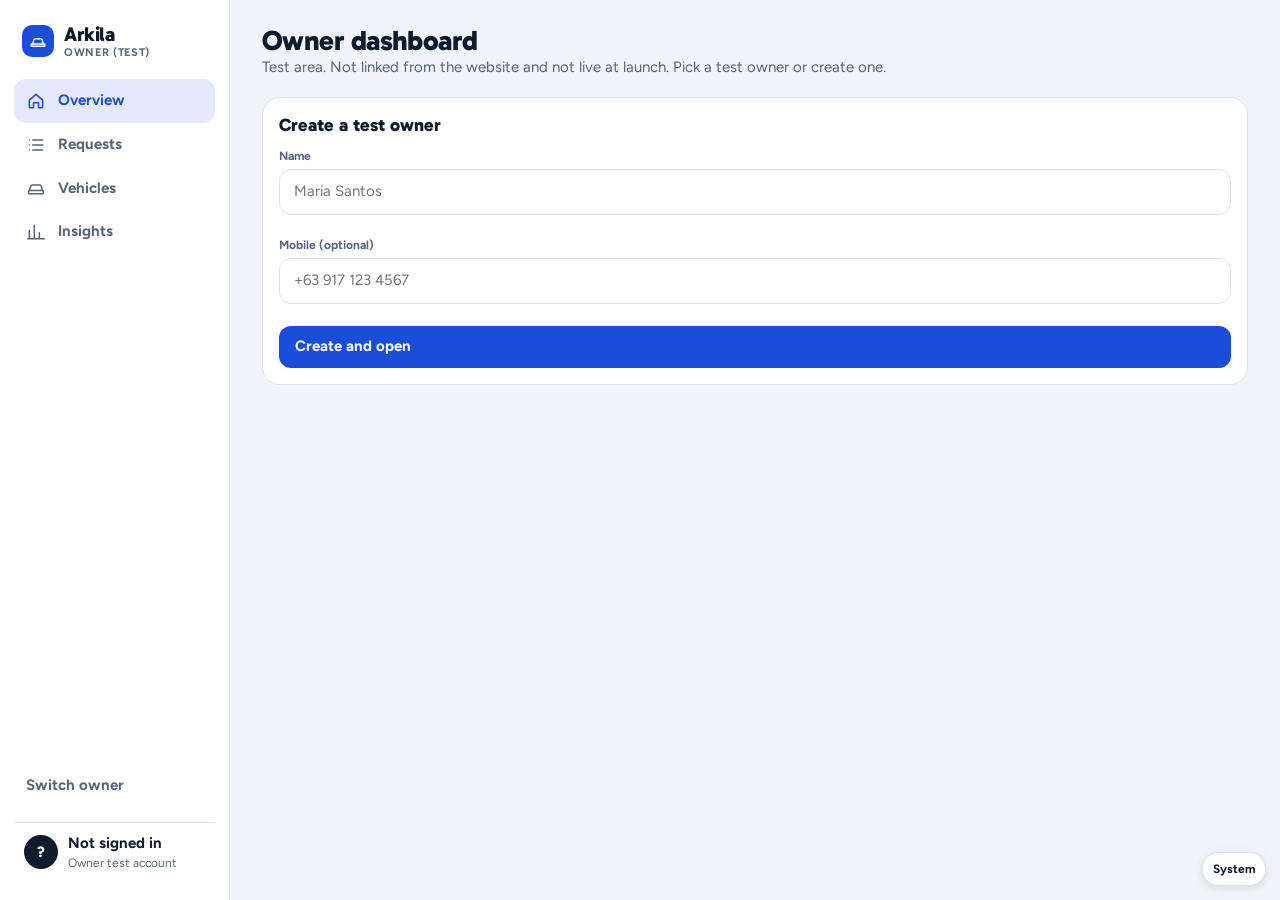
<file: owner.html>
<!doctype html><html lang="en"><head><meta charset="utf-8"><meta name="viewport" content="width=device-width,initial-scale=1">
<title>Arkila Owner (test)</title>
<meta name="robots" content="noindex,nofollow">
<link href="https://fonts.googleapis.com/css2?family=Gabarito:wght@600;700;800&family=Figtree:wght@400;500;600;700&display=swap" rel="stylesheet">
<script>try{var _p=(JSON.parse(localStorage.getItem('arkila2-pref')||'{}')||{});if(_p.theme==='light'||_p.theme==='dark')document.documentElement.setAttribute('data-theme',_p.theme)}catch(e){}</script><link rel="stylesheet" href="dash.css?v=180"><style>
:root{--bg:#F1F4F8;--surface:#fff;--ink:#101B2B;--muted:#576579;--line:#DCE3EB;--accent:#1B4DDB;--accent-ink:#fff;--sun:#FFC72C;--sun-ink:#1B1500;--good:#15774A;--bad:#B3261E;--tile1:#E3EAF3;--tile2:#CFD9E6;--sh1:0 2px 10px rgba(15,26,43,.12);--f-display:'Gabarito','Trebuchet MS',system-ui,sans-serif;--f-body:'Figtree',system-ui,sans-serif}
@media(prefers-color-scheme:dark){:root:not([data-theme=light]){--bg:#0F0F10;--surface:#18181A;--ink:#F2F2F2;--muted:#9A9A9F;--line:#2D2D31;--accent:#6E95FF;--accent-ink:#0A1220;--good:#4CC38A;--bad:#FF8A80;--tile1:#26262B;--tile2:#1C1C20;color-scheme:dark}}:root[data-theme=dark]{--bg:#0F0F10;--surface:#18181A;--ink:#F2F2F2;--muted:#9A9A9F;--line:#2D2D31;--accent:#6E95FF;--accent-ink:#0A1220;--good:#4CC38A;--bad:#FF8A80;--tile1:#26262B;--tile2:#1C1C20;color-scheme:dark}:root[data-theme=light]{color-scheme:light}#thb{position:fixed;bottom:14px;right:14px;z-index:25;height:34px;min-width:34px;padding:0 10px;border-radius:999px;border:1px solid var(--line);background:var(--surface);color:var(--ink);font:700 12px var(--f-body);box-shadow:var(--sh1)}
*{box-sizing:border-box}html{-webkit-text-size-adjust:100%}
body{margin:0;background:var(--bg);color:var(--ink);font:15px/1.45 var(--f-body)}
button{font:inherit;color:inherit;background:none;border:0;cursor:pointer;padding:0}
svg.i{width:20px;height:20px;fill:none;stroke:currentColor;stroke-width:1.8;stroke-linecap:round;stroke-linejoin:round;flex:none}
.app{display:grid;grid-template-columns:230px minmax(0,1fr);min-height:100vh}
.side{background:var(--surface);border-right:1px solid var(--line);padding:18px 14px;display:flex;flex-direction:column;gap:6px;position:sticky;top:0;height:100vh}
.logo{display:flex;align-items:center;gap:10px;font:800 20px var(--f-display);letter-spacing:-.02em;padding:4px 8px 14px}
.logo i{width:32px;height:32px;border-radius:10px;background:var(--accent);display:grid;place-items:center}
.logo small{display:block;font:700 11px var(--f-body);color:var(--muted);letter-spacing:.06em;text-transform:uppercase}
.nv{display:flex;align-items:center;gap:12px;padding:11px 12px;border-radius:12px;font-weight:700;color:var(--muted);text-align:left;width:100%}
.nv:hover{background:var(--bg);color:var(--ink)}.nv.on{background:color-mix(in srgb,var(--accent) 12%,var(--surface));color:var(--accent)}
.nv em{margin-left:auto;background:var(--sun);color:var(--sun-ink);border-radius:999px;font:800 12px var(--f-body);font-style:normal;min-width:22px;text-align:center;padding:1px 7px}
.sp{flex:1}.who{display:flex;align-items:center;gap:10px;padding:10px;border-top:1px solid var(--line);margin-top:8px}
.av{width:34px;height:34px;border-radius:50%;background:var(--ink);color:var(--surface);display:grid;place-items:center;font-weight:800;flex:none}
.who small{display:block;color:var(--muted);font-size:12px}
.main{padding:24px 32px 80px;max-width:1240px;width:100%}
.ph{display:flex;align-items:flex-end;justify-content:space-between;gap:12px;margin-bottom:18px;flex-wrap:wrap}
h1{font:800 28px var(--f-display);margin:0;letter-spacing:-.02em}.sub{color:var(--muted)}
.btn{background:var(--accent);color:var(--accent-ink);border-radius:12px;padding:10px 16px;font-weight:700;display:inline-flex;gap:8px;align-items:center}
.btn.g{background:var(--surface);color:var(--ink);border:1px solid var(--line)}.btn.sm{padding:7px 12px;font-size:14px;border-radius:10px}
.btn.ok{background:var(--good);color:#fff}.btn.bad{background:none;color:var(--bad);border:1px solid var(--line)}
.kpis{display:grid;grid-template-columns:repeat(3,1fr);gap:14px;margin-bottom:18px}
.k{background:var(--surface);border:1px solid var(--line);border-radius:18px;padding:16px}
.k small{color:var(--muted);font-weight:700;font-size:12px;letter-spacing:.04em;text-transform:uppercase}.k b{display:block;font:800 28px var(--f-display);margin-top:4px;letter-spacing:-.02em}.k span{color:var(--muted);font-size:13px}
.k.hot{background:color-mix(in srgb,var(--sun) 22%,var(--surface));border-color:color-mix(in srgb,var(--sun) 55%,var(--line))}
.two{display:grid;grid-template-columns:minmax(0,1.2fr) minmax(0,1fr);gap:14px}
.card{background:var(--surface);border:1px solid var(--line);border-radius:18px;padding:16px;margin-bottom:14px}
.card h2{font:800 18px var(--f-display);margin:0 0 12px;display:flex;justify-content:space-between;align-items:center}.card h2 a{font:700 14px var(--f-body);color:var(--accent);cursor:pointer}
.rq{display:flex;gap:12px;align-items:center;padding:12px 0;border-top:1px solid var(--line)}.rq:first-of-type{border-top:0}
.rq .th{width:60px;aspect-ratio:16/10;border-radius:10px;background:linear-gradient(160deg,var(--tile1),var(--tile2));display:grid;place-items:center;flex:none}.rq .th svg{width:86%;height:auto}
.rq .m{flex:1;min-width:0;line-height:1.3}.rq .m b{display:block}.rq .m small{color:var(--muted)}
.acts{display:flex;gap:6px;flex-wrap:wrap;justify-content:flex-end}
.chip{display:inline-flex;gap:6px;align-items:center;border-radius:999px;padding:3px 10px;font:700 12px var(--f-body);white-space:nowrap}
.s-new{background:var(--sun);color:var(--sun-ink)}.s-confirmed{background:color-mix(in srgb,var(--accent) 16%,var(--surface));color:var(--accent)}
.s-paid{background:color-mix(in srgb,var(--good) 18%,var(--surface));color:var(--good)}.s-completed{background:var(--good);color:#fff}
.s-declined,.s-cancelled{background:var(--bg);color:var(--muted);border:1px solid var(--line)}
.bars{display:flex;align-items:flex-end;gap:12px;height:150px;padding-top:10px}.bars div{flex:1;display:flex;flex-direction:column;align-items:center;justify-content:flex-end;gap:6px;height:100%;font-size:12px;color:var(--muted)}
.bars i{width:100%;max-width:44px;background:var(--accent);border-radius:8px 8px 4px 4px;min-height:4px;display:block}.bars div:last-child i{opacity:1}.bars div:not(:last-child) i{opacity:.45}
.bars b{color:var(--ink);font-size:12px}
.tabs{display:flex;gap:8px;overflow-x:auto;scrollbar-width:none;margin-bottom:14px}
.tb{border:1px solid var(--line);background:var(--surface);border-radius:999px;padding:7px 14px;font-weight:700;font-size:14px;white-space:nowrap}.tb.on{background:var(--ink);color:var(--surface);border-color:var(--ink)}.tb em{font-style:normal;color:var(--muted);margin-left:4px}.tb.on em{color:inherit;opacity:.7}
.srch{display:flex;align-items:center;gap:10px;background:var(--surface);border:1px solid var(--line);border-radius:12px;padding:9px 14px;color:var(--muted);margin-bottom:12px;max-width:420px}.srch input{border:0;background:none;outline:none;flex:1;color:var(--ink);font:inherit}
table{width:100%;border-collapse:collapse}th{text-align:left;font:700 12px var(--f-body);color:var(--muted);letter-spacing:.04em;text-transform:uppercase;padding:10px 12px;border-bottom:1px solid var(--line)}
td{padding:12px;border-bottom:1px solid var(--line);vertical-align:middle}tr.r{cursor:pointer}tr.r:hover td{background:color-mix(in srgb,var(--accent) 5%,var(--surface))}
td small{display:block;color:var(--muted)}.tw{background:var(--surface);border:1px solid var(--line);border-radius:18px;overflow:hidden}
.cards{display:none}
.vg{display:grid;grid-template-columns:repeat(auto-fill,minmax(250px,1fr));gap:16px}
.vc{background:var(--surface);border:1px solid var(--line);border-radius:18px;overflow:hidden}
.vc .ph2{aspect-ratio:16/10;background:linear-gradient(160deg,var(--tile1),var(--tile2));display:grid;place-items:center;position:relative}.vc .ph2 svg{width:74%;height:auto}.vc.off .ph2 svg{opacity:.4;filter:grayscale(1)}
.vc .bd{padding:12px 14px;display:grid;gap:6px}.vc h3{margin:0;font:700 16px var(--f-display)}.vc small{color:var(--muted)}
.vf{display:flex;justify-content:space-between;align-items:center;padding-top:8px;border-top:1px solid var(--line)}
.tg{width:44px;height:26px;border-radius:999px;background:var(--line);position:relative;transition:.15s}.tg::after{content:"";position:absolute;left:3px;top:3px;width:20px;height:20px;border-radius:50%;background:#fff;box-shadow:0 1px 3px rgba(0,0,0,.3);transition:.15s}.tg.on{background:var(--good)}.tg.on::after{left:21px}
.tag{position:absolute;left:10px;top:10px;background:var(--surface);border-radius:999px;padding:3px 10px;font-size:12px;font-weight:700}
/* sheets */
#ov{position:fixed;inset:0;z-index:60;display:none}#ov.on{display:block}#ov .bk{position:absolute;inset:0;background:rgba(0,0,0,.42)}
.sheet{position:absolute;background:var(--surface);box-shadow:0 24px 70px rgba(0,0,0,.4);display:flex;flex-direction:column;overflow:hidden;top:0;right:0;bottom:0;width:min(480px,100%);animation:l .22s}
@keyframes l{from{transform:translateX(40px);opacity:0}}@keyframes up{from{transform:translateY(100%)}}
.sh-h{display:flex;align-items:center;justify-content:space-between;padding:16px 20px;border-bottom:1px solid var(--line);font:800 18px var(--f-display)}.sh-b{padding:18px 20px;overflow:auto;flex:1}.sh-f{padding:14px 20px;border-top:1px solid var(--line);display:flex;gap:8px;flex-wrap:wrap}
.x{width:34px;height:34px;border-radius:50%;display:grid;place-items:center}.x:hover{background:var(--bg)}
.dl{display:grid;gap:10px;margin:14px 0}.dl div{display:flex;justify-content:space-between;gap:12px;font-size:14px}.dl span{color:var(--muted)}
.prog{list-style:none;margin:14px 0;padding:0;display:grid;grid-template-columns:repeat(4,1fr);gap:6px;text-align:center}
.prog li{display:flex;flex-direction:column;align-items:center;gap:6px;font-size:11px;font-weight:700;color:var(--muted);position:relative}
.prog li i{width:26px;height:26px;border-radius:50%;border:2px solid var(--line);display:grid;place-items:center;font-style:normal;background:var(--surface);position:relative;z-index:1}
.prog li:not(:last-child)::after{content:"";position:absolute;top:12px;left:calc(50% + 13px);right:calc(-50% + 13px);height:2px;background:var(--line)}
.prog li.done i{background:var(--accent);border-color:var(--accent);color:var(--accent-ink)}.prog li.done::after{background:var(--accent)}.prog li.cur i{border-color:var(--accent);color:var(--accent)}.prog li.cur{color:var(--ink)}.prog svg{width:14px;height:14px}
.msg{background:var(--bg);border-radius:14px;padding:12px;font-size:13px;white-space:pre-wrap;color:var(--muted);border:1px dashed var(--line)}
.fl{display:grid;gap:4px;margin-bottom:12px}.fl span{font-size:12px;font-weight:700;color:var(--muted)}.fl input,.fl select{border:1px solid var(--line);background:var(--surface);color:var(--ink);border-radius:12px;padding:11px 14px;font:inherit}.fl em{font-style:normal;color:var(--bad);font-size:12px}
.row2{display:grid;grid-template-columns:1fr 1fr;gap:10px}
.up{border:1.5px dashed var(--line);border-radius:14px;padding:18px;text-align:center;color:var(--muted);margin-bottom:12px}
#toast{position:fixed;left:50%;bottom:28px;transform:translate(-50%,30px);background:var(--ink);color:var(--surface);padding:11px 18px;border-radius:999px;font-weight:700;z-index:90;opacity:0;pointer-events:none;transition:.25s;white-space:nowrap}#toast.on{opacity:1;transform:translate(-50%,0)}
.tbar{display:none}.mtop{display:none}
@media(max-width:900px){
 .app{display:block}.side{display:none}
 .mtop{display:flex;align-items:center;justify-content:space-between;padding:12px 16px;background:var(--surface);border-bottom:1px solid var(--line);position:sticky;top:0;z-index:20}.mtop .logo{padding:0}
 .main{padding:16px 16px 100px}.kpis{grid-template-columns:1fr 1fr;gap:10px}.k b{font-size:22px}.two{grid-template-columns:1fr}
 .tw{display:none}.cards{display:block}
 .tbar{display:grid;grid-template-columns:repeat(4,1fr);position:fixed;bottom:0;left:0;right:0;background:var(--surface);border-top:1px solid var(--line);padding:8px 8px 14px;z-index:30}
 .tbar button{display:flex;flex-direction:column;align-items:center;gap:3px;font-size:11px;font-weight:700;color:var(--muted);position:relative}.tbar .on{color:var(--accent)}
 .tbar em{position:absolute;top:-2px;right:calc(50% - 22px);background:var(--sun);color:var(--sun-ink);border-radius:999px;font:800 11px var(--f-body);font-style:normal;padding:0 6px}
 .sheet{top:auto;left:0;right:0;width:auto;max-height:92%;border-radius:22px 22px 0 0;animation:up .25s}
 h1{font-size:24px}#toast{bottom:90px}
 .rq{flex-wrap:wrap}.rq .m{flex:1 1 150px}.rq>.acts{width:100%;justify-content:flex-start}
}
@media(max-width:760px){input,select,textarea{font-size:16px!important}}
@media(max-width:760px){#thb{bottom:78px;right:12px}}</style></head><body>
<div class="app">
 <aside class="side"><div class="logo"><i><svg class="i" style="stroke:#fff;width:18px;height:18px" viewBox="0 0 24 24"><path d="M5 16l1.5-5.5A2 2 0 0 1 8.4 9h7.2a2 2 0 0 1 1.9 1.5L19 16"/><path d="M3 16h18v3H3z"/></svg></i><div>Arkila<small>Owner (test)</small></div></div>
  <div id="nav"></div><div class="sp"></div>
  <button class="nv" data-act="owout">Switch owner</button>
  <div class="who"><div class="av" id="oav">?</div><div><b id="onm">Not signed in</b><small>Owner test account</small></div></div></aside>
 <div>
  <div class="mtop"><div class="logo"><i><svg class="i" style="stroke:#fff;width:18px;height:18px" viewBox="0 0 24 24"><path d="M5 16l1.5-5.5A2 2 0 0 1 8.4 9h7.2a2 2 0 0 1 1.9 1.5L19 16"/><path d="M3 16h18v3H3z"/></svg></i><div>Arkila<small>Owner (test)</small></div></div><div class="av">A</div></div>
  <div class="main" id="view"></div>
 </div>
</div>
<nav class="tbar" id="tbar"></nav>
<div id="ov"><div class="bk" data-act="close"></div><div class="sheet" id="sh"></div></div><div id="toast"></div>
<script src="config.js?v=180"></script><script src="testfleet.js?v=180"></script><script src="store.js?v=180"></script><script src="svgs.js?v=180"></script><script src="db.js?v=180"></script><script src="dash.js?v=180"></script><script src="csv.js?v=180"></script><script src="cal.js?v=180"></script>
<script>
const OSID=lsg('osid',null),ME=ST.users.find(u=>u.id===OSID&&(u.roles||[]).includes('owner'))||null;
const VO=lsg('vact',{});
const isLive=c=>VO[c.id]!==undefined?VO[c.id]:c.active!==false;
const mkV=()=>allCars().filter(c=>c.status!=='rejected'&&ME&&c.ownerId===ME.id).map(c=>{const bike=isMotor(c);return {id:c.id,name:esc(c.name),area:esc(c.area),bike,c,st:c.status||'approved',p:+c.price,sub:esc(c.type)+' \u00b7 '+(+c.seats||1)+(bike?' riders':' seats'),live:isLive(c),svg:imgsOf(c)[0]}});
const V=mkV();
const P={chart:'<path d="M4 20V10M10 20V4M16 20v-7M22 20H2"/>',home:'<path d="M4 11l8-7 8 7v8a1 1 0 0 1-1 1h-4v-6H9v6H5a1 1 0 0 1-1-1z"/>',list:'<path d="M8 6h12M8 12h12M8 18h12M4 6h.01M4 12h.01M4 18h.01"/>',car:'<path d="M4 15l1.6-5A2 2 0 0 1 7.5 8.5h9a2 2 0 0 1 1.9 1.5L20 15"/><rect x="3" y="15" width="18" height="4" rx="1.5"/>',check:'<path d="M5 12.5l4.5 4.5L19 7.5"/>',x:'<path d="M6 6l12 12M18 6L6 18"/>',plus:'<path d="M12 5v14M5 12h14"/>',search:'<circle cx="11" cy="11" r="6.5"/><path d="M16 16l4.5 4.5"/>',copy:'<rect x="8" y="8" width="11" height="11" rx="2"/><path d="M5 15V6a1 1 0 0 1 1-1h9"/>'};
const ic=n=>'<svg class="i" viewBox="0 0 24 24">'+P[n]+'</svg>';
const $=q=>document.querySelector(q);const money=n=>'₱'+Math.round(n).toLocaleString();

const parseD=s=>{const [y,m,d]=s.split('-').map(Number);return new Date(y,m-1,d)};const fd=d=>d.toLocaleDateString('en',{month:'short',day:'numeric'});
const TODAY=new Date(new Date().setHours(0,0,0,0));
let R=[];
function loadR(){R=ST.requests.filter(x=>ME&&x.hostId===ME.id).map(x=>({id:esc(x.id),name:esc(x.guestName||'Guest'),from:'',v:esc(x.carName),start:parseD(x.from),end:parseD(x.to),days:Math.max(1,+x.days||1),xh:+x.extraH||0,area:esc(x.spot)||(V.find(v=>v.id===x.carId)||{}).area||'',time:esc(x.time||''),total:x.total,status:x.status==='approved'?'confirmed':x.status==='rejected'?'declined':x.status,pay:!!x.paid,email:esc(x.guestEmail||''),phone:esc(x.guestPhone||''),_r:x}))}
const saveR=()=>ST.save();
const sync=(id,fn)=>{const r=ST.requests.find(x=>x.id===id);if(r){fn(r);saveR();try{DB.pushRequest(r)}catch(e){}}};
loadR();
const byV=n=>V.find(v=>v.name===n)||{svg:'',area:''};
let view='overview',filter='all',q='';
const LBL={new:'Request sent',confirmed:'Confirmed',declined:'Not available',completed:'Returned',cancelled:'Cancelled'};
const chip=r=>r.status==='confirmed'&&r.pay?'<span class="chip s-paid">Paid</span>':`<span class="chip s-${r.status}">${LBL[r.status]}</span>`;
const th=v=>`<div class="th">${byV(v).svg}</div>`;
function actions(r,full){const a=[];
 if(r.status==='new'){a.push(`<button class="btn ok sm" data-act="set" data-arg="${r.id}|confirmed">${ic('check')}Confirm</button>`,`<button class="btn bad sm" data-act="set" data-arg="${r.id}|declined">Not available</button>`)}
 if(r.status==='confirmed'){a.push(`<button class="btn sm ${r.pay?'g':''}" data-act="pay" data-arg="${r.id}">${r.pay?'Undo paid':'Payment received'}</button>`,`<button class="btn ok sm" data-act="set" data-arg="${r.id}|completed">Mark returned</button>`);if(full)a.push(`<button class="btn bad sm" data-act="set" data-arg="${r.id}|cancelled">Cancel</button>`)}
 if(full&&(r.status==='declined'||r.status==='cancelled'||r.status==='completed'))a.push(`<button class="btn bad sm" data-act="del" data-arg="${r.id}">Delete</button>`);
 return a.join('')}
const step=r=>r.status==='completed'?5:r.pay?3:r.status==='confirmed'?2:1;
const STEPS=['Request sent','Confirm on Messenger','Papers and payment','Pick-up','Returned'];
function kpis(){const ok=R.filter(r=>r.status==='confirmed'||r.status==='completed'),val=ok.reduce((a,r)=>a+r.total,0),n=R.filter(r=>r.status==='new').length,up=R.filter(r=>r.status==='confirmed'&&r.start>=TODAY).length,bad=R.filter(r=>r.status==='declined'||r.status==='cancelled').length;
 return `<div class="kpis"><div class="k hot"><small>New requests</small><b>${n}</b><span>Answer on Messenger</span></div><div class="k"><small>Your earnings</small><b>${money(Math.round(val*(1-SETTINGS.commission)))}</b><span>After Arkila's ${Math.round(SETTINGS.commission*100)}% fee</span></div><div class="k"><small>Confirmed bookings</small><b>${ok.length}</b><span>${up} upcoming trips</span></div><div class="k"><small>Live vehicles</small><b>${V.filter(v=>v.live).length}<span style="font-size:16px"> / ${V.length}</span></b><span>Shown on the website</span></div><div class="k"><small>Upcoming trips</small><b>${up}</b><span>Next 30 days</span></div><div class="k"><small>Cancel / decline rate</small><b>${(R.length?Math.round(bad/R.length*100):0)}%</b><span>${bad} of ${R.length} requests</span></div></div>`}
const rqRow=r=>`<div class="rq" data-act="open" data-arg="${r.id}">${th(r.v)}<div class="m"><b>${r.name}</b><small>${r.v} · ${fd(r.start)} → ${fd(r.end)} · ${money(r.total)}</small></div><div class="acts">${r.status==='new'||r.status==='confirmed'?actions(r):chip(r)}</div></div>`;
function renderView(){const el=$('#view');if(!ME){gate(el);nav();return}
 if(view==='overview'){const nw=R.filter(r=>r.status==='new'),up=R.filter(r=>r.status==='confirmed').sort((a,b)=>a.start-b.start);
  const MN=['Jan','Feb','Mar','Apr','May','Jun','Jul','Aug','Sep','Oct','Nov','Dec'],all=[...Array(6)].map((_,i)=>{const d=new Date(TODAY.getFullYear(),TODAY.getMonth()-5+i,1);return [MN[d.getMonth()],Math.round(R.filter(r=>(r.status==='confirmed'||r.status==='completed')&&r.start.getMonth()===d.getMonth()&&r.start.getFullYear()===d.getFullYear()).reduce((a,r)=>a+r.total,0)/1000)]}),mx=Math.max(...all.map(x=>x[1]),1);
  el.innerHTML=`<div class="ph"><div><h1>Overview</h1><div class="sub">${TODAY.toLocaleDateString('en',{weekday:'long',month:'short',day:'numeric'})} \u00b7 Puerto Princesa</div></div><button class="btn" data-act="addv">${ic('plus')}Add vehicle</button></div>${kpis()}<div class="two"><div><div class="card"><h2>New requests to answer <a data-act="tab" data-arg="requests">See all</a></h2>${nw.length?nw.map(rqRow).join(''):'<div class="sub">All caught up. Nothing waiting.</div>'}</div></div><div><div class="card"><h2>Booking value (₱ thousands, before fee)</h2><div class="bars">${all.map(x=>`<div><b>${x[1]}</b><i style="height:${Math.max(4,x[1]/mx*100)}%"></i>${x[0]}</div>`).join('')}</div></div><div class="card"><h2>Upcoming pick-ups</h2>${up.length?up.slice(0,4).map(r=>`<div class="rq" data-act="open" data-arg="${r.id}">${th(r.v)}<div class="m"><b>${fd(r.start)} · ${r.time}</b><small>${r.name} · ${r.v} · ${r.area}</small></div>${chip(r)}</div>`).join(''):'<div class="sub">No pick-ups booked.</div>'}</div></div></div>`}
 if(view==='insights'){el.innerHTML='<div class="ph"><div><h1>Insights</h1><div class="sub">Numbers and trends. Hover or tap any chart for details.</div></div></div>'+(ME?ownDash(ME.id):'');nav();return}
 if(view==='requests'){const counts={all:R.length};Object.keys(LBL).forEach(k=>counts[k]=R.filter(r=>r.status===k).length);
  const L=R.filter(r=>(filter==='all'||r.status===filter)&&(!q||(r.name+r.id+r.v).toLowerCase().includes(q)));
  el.innerHTML=`<div class="ph"><div><h1>Requests</h1><div class="sub">Sent from the website. Answer on Messenger, then update the status here.</div></div><button class="btn g" data-act="exreq">${ic('copy')}Export CSV</button></div><div class="tabs">${[['all','All'],...Object.entries(LBL)].map(([k,l])=>`<button class="tb ${filter===k?'on':''}" data-act="filter" data-arg="${k}">${l}<em>${counts[k]}</em></button>`).join('')}</div><div class="srch">${ic('search')}<input id="q" placeholder="Search name, ref or vehicle" value="${esc(q)}"></div>
  <div class="tw"><table><thead><tr><th>Request</th><th>Vehicle</th><th>Dates</th><th>Total</th><th>Status</th><th></th></tr></thead><tbody>${L.map(r=>`<tr class="r" data-act="open" data-arg="${r.id}"><td><b>${r.name}</b><small>${r.id}</small></td><td>${r.v}<small>${r.area}</small></td><td>${fd(r.start)} → ${fd(r.end)}<small>${+r.days||1} day${r.days>1?'s':''}${r.xh?' + '+r.xh+' h':''} · ${r.time}</small></td><td><b>${money(r.total)}</b></td><td>${chip(r)}</td><td><div class="acts">${actions(r)}</div></td></tr>`).join('')||'<tr><td colspan="6" class="sub">Nothing here.</td></tr>'}</tbody></table></div>
  <div class="cards">${L.map(r=>`<div class="card" data-act="open" data-arg="${r.id}" style="padding:14px"><div class="rq" style="border:0;padding:0">${th(r.v)}<div class="m"><b>${r.name}</b><small>${r.v}</small></div>${chip(r)}</div><div class="dl" style="margin:10px 0"><div><span>Dates</span>${fd(r.start)} → ${fd(r.end)}</div><div><span>Total</span><b>${money(r.total)}</b></div></div><div class="acts" style="justify-content:flex-start">${actions(r)}</div></div>`).join('')||'<div class="sub">Nothing here.</div>'}</div>`}
 if(view==='vehicles'){el.innerHTML=`<div class="ph"><div><h1>Vehicles</h1><div class="sub">Add your vehicles. Arkila approves each one before it goes live.</div></div><div class="acts"><button class="btn g" data-act="exveh">Export CSV</button><button class="btn" data-act="addv">${ic('plus')}Add vehicle</button></div></div><div class="vg">${V.map((v,i)=>`<div class="vc ${v.live?'':'off'}"><div class="ph2">${v.svg}<span class="tag">${v.area}</span></div><div class="bd"><h3>${v.name}</h3><small>${v.sub}</small><div><b>${money(v.p)}</b> <small>/ day</small></div>${v.st==='pending'?`<div class="vf"><span class="sub">Waiting for approval${v.c.ownerName?' \u00b7 '+esc(v.c.ownerName):''}</span></div><div class="vf" style="gap:8px"></div>`:`<div class="vf"><span class="sub">${v.live?'Live on website':'Paused'}</span><button class="tg ${v.live?'on':''}" data-act="live" data-arg="${vid(i)}" aria-label="Toggle live"></button></div><div class="vf"><button class="btn sm" data-act="blk" data-arg="${vid(i)}">Blocked dates${(ST.blocks[v.id]||[]).length?' ('+(ST.blocks[v.id]||[]).length+')':''}</button></div>`}</div></div>`).join('')}</div>`}
 nav()}
function nav(){const n=R.filter(r=>r.status==='new').length,items=[['overview','Overview','home'],['requests','Requests','list'],['vehicles','Vehicles','car'],['insights','Insights','chart']],pv=V.filter(v=>v.st==='pending').length;
 $('#nav').innerHTML=items.map(i=>`<button class="nv ${view===i[0]?'on':''}" data-act="tab" data-arg="${i[0]}">${ic(i[2])}${i[1]}${i[0]==='requests'&&n?`<em>${n}</em>`:i[0]==='vehicles'&&pv?`<em>${pv}</em>`:''}</button>`).join('');
 $('#tbar').innerHTML=items.map(i=>`<button class="${view===i[0]?'on':''}" data-act="tab" data-arg="${i[0]}">${ic(i[2])}${i[1]}${i[0]==='requests'&&n?`<em>${n}</em>`:i[0]==='vehicles'&&pv?`<em>${pv}</em>`:''}</button>`).join('')}
function gate(el){const os=ST.users.filter(u=>(u.roles||[]).includes('owner'));
 el.innerHTML=`<div class="ph"><div><h1>Owner dashboard</h1><div class="sub">Test area. Not linked from the website and not live at launch. Pick a test owner or create one.</div></div></div><div class="card">${os.length?`<h2>Test owners</h2>${os.map(u=>`<div class="rq"><div class="av" style="width:36px;height:36px">${esc((u.name||'?')[0])}</div><div class="m"><b>${esc(u.name)}</b><small>${esc(u.phone||'')}</small></div><button class="btn sm" data-act="owin" data-arg="${esc(u.id)}">Open</button></div>`).join('')}`:''}<h2 style="margin-top:${os.length?18:0}px">Create a test owner</h2><form id="of" style="display:grid;gap:10px"><label class="fl"><span>Name</span><input name="name" placeholder="Maria Santos" required></label><label class="fl"><span>Mobile (optional)</span><input name="phone" placeholder="+63 917 123 4567"></label><button class="btn" type="submit">Create and open</button></form></div>`}
function open(html){const s=$('#sh');s.innerHTML=html;$('#ov').classList.add('on');s.scrollTop=0}
const close=()=>$('#ov').classList.remove('on');
const head=t=>`<div class="sh-h"><span>${t}</span><button class="x" data-act="close" aria-label="Close">${ic('x')}</button></div>`;
function detail(id){const r=R.find(x=>x.id===id);if(!r)return;const n=step(r);
 open(`${head(r.id)}<div class="sh-b"><div style="display:flex;gap:12px;align-items:center">${th(r.v)}<div><b style="font-size:18px">${r.name}</b><div class="sub">${r.from} · ${r.v}</div></div><span style="margin-left:auto">${chip(r)}</span></div>
 <ol class="prog">${STEPS.map((s,i)=>`<li class="${i<n?'done':i===n?'cur':''}"><i>${i<n?ic('check'):i+1}</i><span>${s}</span></li>`).join('')}</ol>
 <div class="dl"><div><span>Dates</span>${fd(r.start)} → ${fd(r.end)} (${+r.days||1} day${r.days>1?'s':''}${r.xh?' + '+r.xh+' h':''})</div><div><span>Pick-up</span>${r.time} · ${r.area}</div>${tripBox(r._r||{})}<div><span>Phone</span>${r.phone}</div><div><span>Email</span>${r.email}</div><div><span>Estimate</span><b>${money(r.total)}</b></div></div>
 <b style="font-size:13px">Messenger reply</b><div class="msg" style="margin:8px 0">Hi ${r.name.split(' ')[0]}! Your request ${r.id} for the ${r.v} (${fd(r.start)} to ${fd(r.end)}, pick-up ${r.time}) is ${r.status==='declined'?'not available for those dates':'confirmed'}. ${r.status==='declined'?'Happy to suggest another vehicle.':'Next we will send the rental papers and payment details.'}${r.status==='declined'?'':tripMsg(r._r||{})}</div><button class="btn g sm" data-act="toast" data-arg="Message copied">${ic('copy')}Copy message</button></div>
 <div class="sh-f">${actions(r,true)||''}</div>`)}
function addV(err){const E=err||{},f=(k,l,ph,t='text')=>`<label class="fl"><span>${l}</span><input name="${k}" type="${t}" placeholder="${ph}" value="${esc((window.NV&&NV[k])||'')}"><em>${E[k]||''}</em></label>`;
 open(`${head('Add vehicle')}<form id="vf" style="display:contents" novalidate><div class="sh-b"><label class="fl"><span>Photos (up to 6)</span><input type="file" name="files" accept="image/*" multiple></label>${f('photos','Or photo file names (optional)','photos/vios-1.jpg, photos/vios-2.jpg')}<p class="sub" style="margin:-6px 0 0">Photos are shrunk and saved on this device. For the live site, upload them to the photos folder and use file names. Leave both empty to show sample drawings.</p>${f('name','Name','Toyota Vios')}<div class="row2"><label class="fl"><span>Type</span><select name="type"><option>Scooter</option><option>Underbone</option><option>Mid-size</option><option>Big bike</option><option>Hatchback</option><option>Sedan</option><option>SUV</option><option>Van</option><option>Pickup</option></select></label>${f('seats','Seats / riders','5','number')}</div><div class="row2">${f('price','Price per day (₱)','1,500','number')}<label class="fl"><span>Pickup area</span><select name="area">${Object.keys(AREAS).map(a=>`<option>${a}</option>`).join('')}</select></label></div><label class="fl"><span>Service</span><select name="service"><option>Self-drive</option><option>With driver</option></select></label><label style="display:flex;gap:10px;align-items:center;font-weight:700"><input type="checkbox" name="deliv" checked> Hotel delivery available</label></div><div class="sh-f"><button class="btn" type="submit">Add vehicle</button><button class="btn g" type="button" data-act="close">Cancel</button></div></form>`)}
let tt;function toast(m){const t=$('#toast');t.textContent=m;t.classList.add('on');clearTimeout(tt);tt=setTimeout(()=>t.classList.remove('on'),2000)}
const dayList=(a,b)=>{const o=[],d=parseD(a),e=parseD(b);for(let x=new Date(d);x<=e&&o.length<400;x.setDate(x.getDate()+1))o.push(x.getFullYear()+'-'+String(x.getMonth()+1).padStart(2,'0')+'-'+String(x.getDate()).padStart(2,'0'));return o};
const ranges=ds=>{const a=[...new Set(ds)].sort(),o=[];a.forEach(d=>{const l=o[o.length-1];if(l&&dayList(l[1],d).length===2)l[1]=d;else o.push([d,d])});return o};
function blockSheet(i,err){const v=vAt(i);if(!v)return;const rg=ranges(ST.blocks[v.id]||[]);
 open(`${head('Blocked dates')}<div class="sh-b"><b>${v.name}</b><p class="sub" style="margin:0">Renters cannot request these days. Tap a day to block or unblock it, or use the date range below.</p>${calHtml(v,i)}${rg.length?rg.map((r,k)=>`<div class="rq" style="padding:10px 0"><div class="m"><b>${fd(parseD(r[0]))}${r[0]!==r[1]?' \u2192 '+fd(parseD(r[1])):''}</b></div><button class="btn bad sm" data-act="unblk" data-arg="${vid(i)}|${k}">Remove</button></div>`).join(''):'<p class="sub">No blocked dates.</p>'}<form id="bf" data-i="${i}" style="display:grid;gap:10px;margin-top:6px"><div class="row2"><label class="fl"><span>From</span><input type="date" name="a" required></label><label class="fl"><span>To</span><input type="date" name="b" required></label></div>${err?`<em style="color:#B3261E;font-style:normal;font-size:13px">${err}</em>`:''}<button class="btn" type="submit">Block these days</button></form></div>`)}
const A={ owin:a=>{lss('osid',a);location.reload()},owout:()=>{lss('osid',null);location.reload()},
 blk:a=>blockSheet(a),
 unblk:a=>{const [i,k]=a.split('|'),v=vAt(i),rg=ranges(ST.blocks[v.id]||[]);rg.splice(+k,1);ST.blocks[v.id]=rg.flatMap(r=>dayList(r[0],r[1]));ST.save();try{DB.pushBlocks(v.id,ST.blocks[v.id])}catch(e){}blockSheet(i);renderView()},
 appr:a=>{const v=vAt(a);v.c.status='approved';v.st='approved';v.live=true;ST.save();try{DB.pushListing(v.c)}catch(e){}renderView();toast('Vehicle approved and live')},
 rej:a=>{const v=vAt(a);v.c.status='rejected';ST.save();try{DB.pushListing(v.c)}catch(e){}(()=>{const _i=V.indexOf(vAt(a));if(_i>=0)V.splice(_i,1)})();renderView();toast('Vehicle rejected')},tab:a=>{view=a;close();renderView();scrollTo({top:0})},close,open:a=>detail(a),filter:a=>{filter=a;renderView()},toast:a=>toast(a),addv:()=>addV(),
 set:a=>{const [id,st]=a.split('|'),r=R.find(x=>x.id===id);r.status=st;if(st==='declined'||st==='cancelled')r.pay=false;sync(id,x=>{x.status=st;if(!r.pay)x.paid=false});renderView();toast({confirmed:'Booking confirmed',declined:'Marked not available',completed:'Marked returned',cancelled:'Booking cancelled'}[st]);if($('#ov').classList.contains('on'))detail(id)},
 pay:a=>{const r=R.find(x=>x.id===a);r.pay=!r.pay;sync(a,x=>{x.paid=r.pay});renderView();toast(r.pay?'Payment received':'Payment undone');if($('#ov').classList.contains('on'))detail(a)},
 del:a=>{ST.requests=ST.requests.filter(x=>x.id!==a);saveR();R=R.filter(x=>x.id!==a);close();renderView();toast('Request deleted')},
 live:a=>{const v=vAt(a);if(v.st==='pending')return;v.live=!v.live;const l=ST.listings.find(x=>x.id===v.id);if(l){l.active=v.live;ST.save()}else{VO[v.id]=v.live;lss('vact',VO)}renderView();toast(vAt(a).live?'Live on website':'Paused')}};
Object.assign(A,CSVA,{exreq:()=>exportRequests(R.filter(r=>(filter==='all'||r.status===filter)&&(!q||(r.name+r.id+r.v).toLowerCase().includes(q))),true),exveh:()=>exportVehicles(V.map(v=>v.c),true)});
document.addEventListener('click',e=>{const c=e.target.closest('[data-act]');if(!c)return;e.preventDefault();const f=A[c.dataset.act];if(f)f(c.dataset.arg)});
document.addEventListener('input',e=>{if(e.target.id==='q'){q=e.target.value.toLowerCase();const p=e.target.selectionStart;renderView();const n=$('#q');n.focus();n.setSelectionRange(p,p)}});
const shrink=f=>new Promise(res=>{if(!/^image\//.test(f.type))return res(null);const r=new FileReader();r.onerror=()=>res(null);r.onload=()=>{const im=new Image();im.onerror=()=>res(null);im.onload=()=>{const k=Math.min(1,1000/Math.max(im.width,im.height)),c=document.createElement('canvas');c.width=Math.round(im.width*k);c.height=Math.round(im.height*k);c.getContext('2d').drawImage(im,0,0,c.width,c.height);res(c.toDataURL('image/jpeg',.72))};im.src=r.result};r.readAsDataURL(f)});
document.addEventListener('submit',async e=>{if(e.target.id!=='vf')return;e.preventDefault();const g=new FormData(e.target),v=k=>(g.get(k)||'').toString().trim(),E={};window.NV={name:v('name'),seats:v('seats'),price:v('price'),photos:v('photos')};
 if(v('name').length<2)E.name='Add a name';if(!(+v('seats')>0))E.seats='Required';if(!(+v('price')>0))E.price='Required';if(Object.keys(E).length){addV(E);return}
 const t=v('type'),bike=/Scooter|Underbone|Mid-size|Big bike/.test(t),col=['#2E86DE','#C0392B','#3E6B4E','#1F2933','#7D8794'][Math.floor(Math.random()*5)];
 const files=[...(e.target.querySelector('input[type=file]').files||[])].slice(0,6),up=(await Promise.all(files.map(shrink))).filter(Boolean),imgs=[...up,...v('photos').split(',').map(x=>x.trim()).filter(Boolean)];
 const c={id:'a-'+slug(v('name'))+'-'+Date.now().toString(36),name:v('name'),type:t,seats:+v('seats'),service:v('service')||'Self-drive',area:v('area'),price:+v('price'),color:col,active:true,description:'',specs:{},features:[],images:imgs,ownerId:ME.id,ownerName:ME.name,status:'pending',pos:AREAS[v('area')]||CENTER};if(bike)c.kind='motor';
 ST.listings.unshift(c);if(!ST.save()){ST.listings.shift();toast('Could not save. Browser storage is full or blocked. Try fewer or smaller photos.');return}try{DB.pushListing(c)}catch(x){}
 V.unshift({id:c.id,name:esc(c.name),area:esc(c.area),bike,c,p:c.price,sub:esc(t)+' \u00b7 '+c.seats+(bike?' riders':' seats'),live:false,st:'pending',svg:imgsOf(c)[0]});window.NV=null;close();view='vehicles';renderView();toast('Sent to Arkila for approval')});
document.addEventListener('submit',e=>{if(e.target.id!=='bf')return;e.preventDefault();const g=new FormData(e.target),a=g.get('a'),b=g.get('b'),i=e.target.dataset.i,v=vAt(i);
 if(!a||!b||b<a){blockSheet(i,'Pick a start day and an end day that is the same or later.');return}
 const cur=ST.blocks[v.id]||[];ST.blocks[v.id]=[...new Set([...cur,...dayList(a,b)])];ST.save();try{DB.pushBlocks(v.id,ST.blocks[v.id])}catch(x){}blockSheet(i);renderView();toast('Dates blocked')});
document.addEventListener('submit',e=>{if(e.target.id!=='of')return;e.preventDefault();const n=(new FormData(e.target).get('name')||'').toString().trim(),ph=(new FormData(e.target).get('phone')||'').toString().trim();if(n.length<2)return;
 const u={id:'owner:'+Date.now().toString(36),name:n,phone:ph,provider:'test',roles:['guest','owner'],createdAt:Date.now()};ST.users.push(u);ST.save();lss('osid',u.id);location.reload()});
document.addEventListener('keydown',e=>{if(e.key==='Escape')close()});
if(ME){$('#onm').textContent=ME.name;$('#oav').textContent=(ME.name||'?')[0]}
renderView();try{TD.mount(null)}catch(e){}
</script><button id="thb" type="button" aria-label="Theme"></button><script>(function(){var b=document.getElementById('thb'),R=document.documentElement;function g(){try{return (JSON.parse(localStorage.getItem('arkila2-pref')||'{}')||{})}catch(e){return {}}}function lab(){var t=g().theme;b.textContent=t==='dark'?'Dark':t==='light'?'Light':'System'}lab();b.onclick=function(){var p=g(),n=p.theme==='light'?'dark':p.theme==='dark'?'system':'light';p.theme=n;try{localStorage.setItem('arkila2-pref',JSON.stringify(p))}catch(e){}n==='system'?R.removeAttribute('data-theme'):R.setAttribute('data-theme',n);lab()}})()</script></body></html>
</file>
<file: tokens.css>
/* ARKILA TOKENS "Lagoon": the shared colour scheme, fonts and easing, for the renter site and the admin.
   Light, plus dark that follows the phone's setting (or data-theme). Scoped to html.lagoon. */

/* ---------- 1. COLOUR SCHEME: light ---------- */
html.lagoon{
  --bg:#F5F6F8;--surface:#FFFFFF;--ink:#0B0F19;--muted:#566073;--line:#E3E6EB;
  --accent:#0B5CFF;--accent-ink:#FFFFFF;          /* Lagoon blue: buttons, links, selected */
  --sun:#FFC400;--bad:#C9301F;--good:#0A7D4F;     /* badges, errors, success */
  --coral:#E5432A;--violet:#6A4DF4;--teal:#00867E; /* category colours: motorbikes, vans & SUVs, extras */
  --coral-soft:#FFEDE8;--blue-soft:#E7EFFF;--violet-soft:#EFEBFF;
  --tile1:#EEF1F5;--tile2:#E1E6EE;--win:#DCEBFA;
  --t-bike1:#FFF1EC;--t-bike2:#FFDFD4;--t-car1:#EAF2FF;--t-car2:#D3E3FF;--t-van1:#F2EEFF;--t-van2:#E0D8FF;
  --on-color:#FFFFFF;--sh1:0 2px 12px rgba(11,15,25,.10);
  --f-display:'Inter Tight','Inter',system-ui,sans-serif;--f-body:'Inter',system-ui,sans-serif;
  --ease:cubic-bezier(.22,1,.36,1);--spring:cubic-bezier(.34,1.56,.64,1)}
/* dark */
@media(prefers-color-scheme:dark){html.lagoon:not([data-theme=light]){
  --bg:#0B0D12;--surface:#14171E;--ink:#F3F4F6;--muted:#A3AAB7;--line:#262B35;--accent:#6B97FF;--accent-ink:#06122E;
  --on-color:#06122E;--bad:#FF8A7A;--good:#34D399;--coral:#FF7A62;--violet:#9D87FF;--teal:#2DD4C4;
  --coral-soft:#2A1914;--blue-soft:#131F3A;--violet-soft:#1D1838;--tile1:#1C2029;--tile2:#161A22;--win:#2A3140;
  --t-bike1:#2B1B16;--t-bike2:#22150F;--t-car1:#16233F;--t-car2:#101A30;--t-van1:#211B3D;--t-van2:#171230}}
html.lagoon[data-theme=dark]{
  --bg:#0B0D12;--surface:#14171E;--ink:#F3F4F6;--muted:#A3AAB7;--line:#262B35;--accent:#6B97FF;--accent-ink:#06122E;
  --on-color:#06122E;--bad:#FF8A7A;--good:#34D399;--coral:#FF7A62;--violet:#9D87FF;--teal:#2DD4C4;
  --coral-soft:#2A1914;--blue-soft:#131F3A;--violet-soft:#1D1838;--tile1:#1C2029;--tile2:#161A22;--win:#2A3140;
  --t-bike1:#2B1B16;--t-bike2:#22150F;--t-car1:#16233F;--t-car2:#101A30;--t-van1:#211B3D;--t-van2:#171230}
</file>
<file: theme.css>
/* ARKILA THEME "Lagoon" (renter site)
   Inter / Inter Tight type, the Lagoon colour scheme, and Figma-style motion, layered over the base styles in index.html.
   Everything is scoped to html.lagoon, which index.html sets on <html>.
   Figma's own website font is licensed, so Inter (the font Figma's product UI uses) is the open stand-in.
   Colours and fonts live in tokens.css. Motion is skipped for visitors who ask for reduced motion. */

/* ---------- 2. TYPE ---------- */
html.lagoon body{letter-spacing:-.006em;-webkit-font-smoothing:antialiased}
html.lagoon :is(h1,h2,h3,.pg,.rhd h2,.pitch b,.fb,.rtop b){letter-spacing:-.008em;word-spacing:.05em}
html.lagoon :is(.pr b,.pr,.tot,.pl,.pl b,.cbar b,.req .rt,.rh .rt){font-variant-numeric:tabular-nums}
html.lagoon .cname,html.lagoon .card .t{letter-spacing:-.005em}

/* ---------- 3. SHAPE + COLOUR APPLIED ---------- */
html.lagoon .cta{border-radius:999px;font-weight:650;letter-spacing:-.005em}
html.lagoon .ph{border-radius:20px}
html.lagoon .pitch{background:linear-gradient(120deg,#0B5CFF 0%,#2B7BFF 48%,#00B8A9 100%);border-radius:22px}
html.lagoon .pitch .cta{background:#fff;color:#0B3FCC}
html.lagoon .ybd{background:var(--sun);color:#2A1D00}
/* each vehicle type has its own colour: tile tint, category icon, selected state */
html.lagoon .card[data-cat=bike] .ph{background:linear-gradient(160deg,var(--t-bike1),var(--t-bike2))}
html.lagoon .card[data-cat=car] .ph{background:linear-gradient(160deg,var(--t-car1),var(--t-car2))}
html.lagoon .card[data-cat=van] .ph{background:linear-gradient(160deg,var(--t-van1),var(--t-van2))}
html.lagoon .cat[data-arg=bike] svg{color:var(--coral)}html.lagoon .cat[data-arg=car] svg{color:var(--accent)}html.lagoon .cat[data-arg=van] svg{color:var(--violet)}
html.lagoon .cat[data-arg=bike].on{border-color:var(--coral);background:var(--coral-soft)}
html.lagoon .cat[data-arg=car].on{border-color:var(--accent);background:var(--blue-soft)}
html.lagoon .cat[data-arg=van].on{border-color:var(--violet);background:var(--violet-soft)}
html.lagoon .fchp{border-color:var(--accent);background:var(--blue-soft);color:var(--ink)}
html.lagoon .rdl.g{color:var(--good)}

/* ---------- 4. MOTION (skipped for anyone who asks for reduced motion) ---------- */
@keyframes d-up{from{opacity:0;transform:translateY(16px) scale(.985)}to{opacity:1;transform:none}}
@keyframes d-pop{0%{transform:scale(.55);opacity:0}60%{transform:scale(1.1);opacity:1}100%{transform:scale(1)}}
@keyframes d-heart{0%{transform:scale(1)}30%{transform:scale(1.4)}60%{transform:scale(.9)}100%{transform:scale(1)}}
@keyframes d-draw{to{stroke-dashoffset:0}}
@keyframes d-fill{from{transform:scaleX(0)}to{transform:scaleX(1)}}
@media(prefers-reduced-motion:no-preference){
 /* press feedback: everything tappable gives a little squeeze */
 html.lagoon :is(.cta,.chip,.fchp,.cat,.sg button,.opt,.hrt,.add,.rab,.fbtn,.go,.circ,.dy,.tabs button){transition:transform .22s var(--spring),background-color .2s,border-color .2s,color .2s,box-shadow .2s,filter .2s}
 html.lagoon :is(.cta,.chip,.fchp,.cat,.sg button,.opt,.hrt,.add,.rab,.fbtn,.go,.circ,.dy):active{transform:scale(.95)}
 html.lagoon .cta:hover{filter:brightness(1.07)}
 /* cards: the photo lifts and the vehicle drifts in on hover */
 html.lagoon .card .ph{transition:transform .5s var(--ease),box-shadow .5s var(--ease)}
 html.lagoon .ph svg.v,html.lagoon .ph img.v{transition:transform .6s var(--ease)}
 @media(hover:hover){html.lagoon .card:hover .ph{transform:translateY(-4px);box-shadow:0 18px 30px -16px rgba(11,15,25,.35)}html.lagoon .card:hover .ph .v{transform:scale(1.07)}}
 /* panels glide in with a soft spring */
 html.lagoon .sheet{animation-duration:.44s;animation-timing-function:var(--ease)}
 html.lagoon .cbar.show{transition:transform .55s var(--spring)}
 html.lagoon .tabs button.on svg{transform:translateY(-2px) scale(1.1)}html.lagoon .tabs button svg{transition:transform .3s var(--spring)}
 /* the page flows in when the view or the result list changes (class set by the page, see _renderView) */
 html.lagoon #view.stg .card{animation:d-up .6s var(--ease) both}
 html.lagoon #view.stg :is(.rhd,.rtop,.fchs,.pitch,.none,.smpl){animation:d-up .5s var(--ease) both}
 html.lagoon #view.stg .req{animation:d-up .55s var(--ease) both}
 html.lagoon #view.stg .fchp{animation:d-pop .4s var(--spring) both}
html.lagoon #view.stg .card:nth-child(2){animation-delay:45ms}
html.lagoon #view.stg .card:nth-child(3){animation-delay:90ms}
html.lagoon #view.stg .card:nth-child(4){animation-delay:135ms}
html.lagoon #view.stg .card:nth-child(5){animation-delay:180ms}
html.lagoon #view.stg .card:nth-child(6){animation-delay:225ms}
html.lagoon #view.stg .card:nth-child(7){animation-delay:270ms}
html.lagoon #view.stg .card:nth-child(8){animation-delay:315ms}
html.lagoon #view.stg .card:nth-child(9){animation-delay:360ms}
html.lagoon #view.stg .card:nth-child(10){animation-delay:405ms}
html.lagoon #view.stg .card:nth-child(11){animation-delay:450ms}
html.lagoon #view.stg .card:nth-child(12){animation-delay:495ms}
html.lagoon #view.stg .card:nth-child(n+13){animation-delay:540ms}
html.lagoon #view.stg .req:nth-child(2){animation-delay:60ms}
html.lagoon #view.stg .req:nth-child(3){animation-delay:120ms}
html.lagoon #view.stg .req:nth-child(4){animation-delay:180ms}
html.lagoon #view.stg .req:nth-child(5){animation-delay:240ms}
html.lagoon #view.stg .req:nth-child(6){animation-delay:300ms}

 /* little moments of delight */
 html.lagoon .hrt.pp svg{animation:d-heart .55s var(--spring)}
 html.lagoon .add.pp svg{animation:d-pop .45s var(--spring)}
 html.lagoon .okc{animation:d-pop .65s var(--spring) both}
 html.lagoon .okc svg *{stroke-dasharray:40;stroke-dashoffset:40;animation:d-draw .6s .25s var(--ease) forwards}
 html.lagoon :is(.sheet,#view.stg) .prog li.done::after{transform-origin:left center;animation:d-fill .7s var(--ease) .2s both}
 html.lagoon :is(.sheet,#view.stg) .prog li.done i{animation:d-pop .5s var(--spring) both}
 html.lagoon :is(.sheet,#view.stg) .prog li.cur i{animation:d-pop .5s .15s var(--spring) both}
}

/* The photo (with its heart and Add buttons) always sits above the card's invisible "open details" layer. Without this, the hover lift made that layer cover the buttons on a computer. Clicking the photo itself still opens the vehicle. */
html.lagoon .card .ph{position:relative;z-index:2}

/* ---------- 4b. MORE ROOM FOR DETAILS (phone vehicle page) ---------- */
@media(max-width:760px){
 html.lagoon .sheet.lg .ph.big{height:164px;min-height:164px}
 html.lagoon .ths{padding:6px 12px;gap:8px;justify-content:flex-start}html.lagoon .th{flex:none;width:68px;height:44px;padding:2px;overflow:hidden}html.lagoon .th svg,html.lagoon .th img{width:100%;height:100%;object-fit:contain;display:block}
 html.lagoon .drs{gap:8px}
 /* dates and availability read as one block under the title; vehicle facts become one swipeable row */
 html.lagoon .drs>*{order:5}
 html.lagoon .drs>h3{order:0}html.lagoon .drs>div.s{order:1}
 html.lagoon #ddr{order:2}html.lagoon #dstat{order:3}
 html.lagoon .dch{order:4;flex-wrap:nowrap;overflow-x:auto;scrollbar-width:none;margin-right:-16px;padding-right:28px;-webkit-mask-image:linear-gradient(90deg,#000 90%,transparent)}
 html.lagoon .dch::-webkit-scrollbar{display:none}html.lagoon .dch span{flex:none}
 /* the price bar becomes one row: total on the left, Add and Request on the right */
 html.lagoon .pb{display:grid;grid-template-columns:minmax(0,1fr) auto auto;grid-template-areas:"tot add cta" "ds add cta" "note note note";column-gap:8px;row-gap:0;align-items:center;padding:10px 16px calc(10px + env(safe-area-inset-bottom,0px))}
 html.lagoon .pb .pbk{display:none}
 html.lagoon .pb .pbt{grid-area:tot;display:flex;align-items:baseline;gap:6px;justify-content:flex-start}
 html.lagoon .pb .pbt b{font:800 20px/1.15 var(--f-display);letter-spacing:-.01em}html.lagoon .pb .pbt b:first-child:not(:last-child){font:600 13px var(--f-body);color:var(--muted)}
 html.lagoon .pb .pbt small{font:500 12px var(--f-body);color:var(--muted)}
 html.lagoon .pb .pbt b:has(> small){display:flex;flex-direction:column;align-items:flex-start;gap:0}
 html.lagoon .pb .pl.s{grid-area:ds;font-size:11.5px;line-height:1.3;white-space:nowrap;letter-spacing:-.01em}html.lagoon .pb .dsl2{display:none}html.lagoon .pb .dss2{display:inline}
 html.lagoon .pb .pbt b:first-child:not(:last-child){display:none}
 html.lagoon .pb .cta{grid-area:cta;margin:0;width:auto;padding:0 14px;min-height:48px;white-space:nowrap;font-size:15px}
 html.lagoon .pb .cta[disabled]{white-space:normal;font-size:13px;line-height:1.2;max-width:150px}
 html.lagoon .pb .dsec{grid-area:add;margin:0;width:auto;min-height:48px;padding:0 12px;border:1.5px solid var(--line);border-radius:999px;font-weight:650;text-decoration:none;display:inline-flex;align-items:center;gap:2px;background:var(--surface);color:var(--ink)}
 html.lagoon .pb .dsl{position:absolute;width:1px;height:1px;overflow:hidden;clip:rect(0 0 0 0);white-space:nowrap}
 html.lagoon .pb .dss{display:inline}html.lagoon .pb .dss::before{content:"+";font-size:18px;line-height:1;margin-right:3px}
 html.lagoon .pb .note{grid-area:note;font-size:11.5px;margin-top:6px;text-align:center}
}

/* ---------- 4c. CLEARER BUTTONS ---------- */
/* cards: the round "+" gets its word, and the badge moves up so they never collide */
html.lagoon .add{width:auto;min-width:40px;height:38px;padding:0 13px 0 10px;border-radius:999px;gap:5px;display:inline-flex;align-items:center;justify-content:center}
html.lagoon .add svg{width:16px;height:16px}
html.lagoon .addl{display:inline;font:650 13px var(--f-body);letter-spacing:-.005em}
html.lagoon .ybd{bottom:auto;top:10px;left:10px}
/* actions that were plain underlined links become buttons */
html.lagoon .lnk:is([data-act=avscroll],[data-act=coadd],[data-act=auth2],[data-act=save2],[data-act=search]){display:inline-flex;align-items:center;min-height:36px;padding:0 14px;margin:0;border-radius:999px;background:var(--blue-soft);color:var(--accent);font-weight:650;text-decoration:none}
html.lagoon .lnk:is([data-act=avscroll],[data-act=coadd],[data-act=auth2],[data-act=save2],[data-act=search]):hover{filter:brightness(.97)}
html.lagoon .fchs .lnk{text-decoration:none;font-weight:650;color:var(--accent)}
/* cancelling is a real, clearly different button */
html.lagoon [data-act=cancelreq]{display:inline-flex;align-items:center;min-height:40px;padding:0 16px;border:1.5px solid var(--line);border-radius:999px;color:var(--bad);font-weight:650;text-decoration:none;background:var(--surface)}
/* after sending: one obvious next step */
html.lagoon .okb .chip[data-act=gotoreq]{background:var(--accent);color:var(--accent-ink);border-color:var(--accent);font-weight:650}
html.lagoon .okb .chip[data-act=close]{border-color:transparent;color:var(--muted);background:transparent}

/* ---------- 4d. FIND A VEHICLE (search) + FILTERS ---------- */
/* the panel itself is focused by script when it opens; only the controls inside should show a focus ring */
html.lagoon .sheet:focus,html.lagoon .sheet:focus-visible{outline:none}
/* anything selected in a sheet is Lagoon blue, never black */
html.lagoon :is(.sg button,.tbs button,.gch .chip,.qd .chip).on{background:var(--accent);color:var(--accent-ink);border-color:var(--accent)}
/* the three steps show what you have chosen so far */
html.lagoon .tbs{gap:8px}
html.lagoon .tbs button{display:flex;flex-direction:column;align-items:center;justify-content:center;gap:1px;padding:7px 6px;min-height:54px;line-height:1.15;border-radius:18px;min-width:0}
html.lagoon .tsub{display:block;max-width:100%;overflow:hidden;text-overflow:ellipsis;white-space:nowrap;font:500 11.5px var(--f-body);color:var(--muted)}
html.lagoon .tsub.set{color:var(--accent);font-weight:650}
html.lagoon .tbs button.on .tsub,html.lagoon .tbs button.on .tsub.set{color:var(--accent-ink);opacity:.9}
/* pickup choices: compact cards, "Anywhere" on its own row */
html.lagoon .opts{display:grid;grid-template-columns:repeat(auto-fit,minmax(104px,1fr));gap:8px}
html.lagoon .opts .opt{position:relative;flex-direction:column;align-items:flex-start;justify-content:flex-start;gap:8px;padding:12px;min-height:98px;border:1.5px solid var(--line);border-radius:18px;background:var(--surface);text-align:left}
html.lagoon .opts .opt:hover{background:var(--surface);border-color:var(--accent)}
html.lagoon .opts .opt:first-child{grid-column:1/-1;flex-direction:row;align-items:center;min-height:0;padding:12px 44px 12px 12px}
html.lagoon .opts .opt .oi{width:34px;height:34px;border-radius:11px;background:var(--blue-soft);color:var(--accent);flex:none}
html.lagoon .opts .opt>span:nth-child(2){flex:none;font-size:15px;line-height:1.2;letter-spacing:-.01em}
html.lagoon .opts .opt small{font-size:11.5px;line-height:1.25;margin-top:2px}
html.lagoon .opts .opt.on{border-color:var(--accent);background:var(--blue-soft)}
html.lagoon .opts .opt .rd{position:absolute;top:10px;right:10px;width:20px;height:20px;border:2px solid var(--line);border-radius:50%;background:var(--surface)}
html.lagoon .opts .opt:first-child .rd{top:50%;margin-top:-10px}
html.lagoon .opts .opt.on .rd{background:var(--accent);border:2px solid var(--accent)}
html.lagoon .opts .opt.on .rd::after{content:"";position:absolute;left:5px;top:1.5px;width:5px;height:9px;border:solid var(--accent-ink);border-width:0 2px 2px 0;transform:rotate(45deg)}
/* optional destinations: one colour per group, picked places named in the closed row */
html.lagoon .gdt summary{flex-wrap:wrap;row-gap:2px}
html.lagoon .gsel{flex-basis:100%;order:3;display:block;font:600 13px var(--f-body);color:var(--accent);padding-bottom:10px;margin-top:-6px}
html.lagoon .gdt[open] .gsel{display:none}
html.lagoon .gdt .gch:nth-of-type(2){--gc:var(--accent)}
html.lagoon .gdt .gch:nth-of-type(4){--gc:var(--violet)}
html.lagoon .gdt .gch:nth-of-type(6){--gc:var(--teal)}
html.lagoon .gdt .gch .chip{border-color:color-mix(in srgb,var(--gc,var(--line)) 38%,var(--line));background:color-mix(in srgb,var(--gc,transparent) 8%,var(--surface))}
html.lagoon .gdt .gch .chip.on{background:var(--gc,var(--accent));border-color:var(--gc,var(--accent));color:var(--on-color)}
/* dates: pick a start, then tap a length */
html.lagoon .qd{display:flex;flex-wrap:wrap;align-items:center;gap:8px;margin:0 0 14px}
html.lagoon .qdl{font:650 12px var(--f-body);letter-spacing:.06em;text-transform:uppercase;color:var(--muted);margin-right:2px}
html.lagoon .qd .chip{min-height:40px}
/* passengers */
html.lagoon .stp .ctl b{font:800 30px/1 var(--f-display);min-width:40px;text-align:center;font-variant-numeric:tabular-nums}
html.lagoon .stp .x.ring{width:48px;height:48px;border:1.5px solid var(--accent);color:var(--accent);background:var(--surface)}
html.lagoon .stp .x.ring:disabled{border-color:var(--line);color:var(--muted)}
/* footer buttons: Clear is quiet, "Show N" is secondary, Next / Show is the main one */
html.lagoon .sh-f .lnk[data-act=clearsearch],html.lagoon .sh-f .lnk[data-act=clear2]{text-decoration:none;color:var(--muted);font-weight:650}
html.lagoon .sh-f .lnk[data-act=close]{display:inline-flex;align-items:center;min-height:46px;padding:0 16px;margin:0;border:1.5px solid var(--line);border-radius:999px;text-decoration:none;font-weight:650;color:var(--fg);background:var(--surface)}
html.lagoon .sh-f .cta{min-height:46px}
@media(prefers-reduced-motion:no-preference){
 html.lagoon .sh-b.stepin{animation:d-up .4s var(--ease) both}
 html.lagoon :is(.opts .opt,.gdt .chip,.qd .chip,.tbs button){transition:background-color .2s,border-color .2s,color .2s,transform .22s var(--spring)}
 html.lagoon .opts .opt:active{transform:scale(.97)}
 html.lagoon .opts .opt.on .rd{animation:d-pop .38s var(--spring)}
 html.lagoon .gdt .chip.on{animation:d-pop .32s var(--spring)}
}
</file>
<file: admin-theme.css>
/* ARKILA ADMIN THEME "Lagoon"
   Same colours, type and motion as the renter site (tokens.css), tuned for a working screen:
   compact stat strip, one-line dates, buttons that show the next step.
   Scoped to html.lagoon. Motion is skipped for visitors who ask for reduced motion. */

/* ---------- type ---------- */
html.lagoon body{letter-spacing:-.006em;-webkit-font-smoothing:antialiased}
html.lagoon :is(h1,h2,h3,.sh-h,.logo){letter-spacing:-.012em;word-spacing:.04em}
html.lagoon :is(.k b,td b,.pl b,.rt,.rh .rt){font-variant-numeric:tabular-nums}

/* ---------- buttons: one language, same as the renter site ---------- */
html.lagoon .btn{border-radius:999px;font-weight:650;letter-spacing:-.005em}
html.lagoon .btn.sm{border-radius:999px;padding:8px 14px}
html.lagoon .btn:not(.g):not(.ok):not(.bad){background:var(--accent);color:var(--accent-ink)}
html.lagoon .btn.g{background:var(--surface);border:1.5px solid var(--line)}
html.lagoon .btn.bad{background:var(--surface);border:1.5px solid var(--line);color:var(--bad)}
/* "Mark returned" is a later step, so it is outlined; the filled green button is always the next move */
html.lagoon .btn.ok[data-arg$="|completed"]{background:var(--surface);color:var(--good);border:1.5px solid color-mix(in srgb,var(--good) 45%,var(--line))}
html.lagoon .btn:focus-visible,html.lagoon .nv:focus-visible,html.lagoon [tabindex]:focus-visible{outline:3px solid var(--accent);outline-offset:2px}

/* ---------- side menu ---------- */
html.lagoon .nv{border-radius:14px}
html.lagoon .nv.on{background:var(--blue-soft);color:var(--accent)}
html.lagoon .logo i{border-radius:11px}

/* ---------- stat strip: six small tiles in one row (the lists below are the work) ---------- */
html.lagoon .k{border-radius:16px;padding:12px 14px}
html.lagoon .k b{font-size:26px;margin-top:2px}
html.lagoon .k small{font-size:10.5px;letter-spacing:.03em;white-space:nowrap;overflow:hidden;text-overflow:ellipsis;display:block}
html.lagoon .k>span{font-size:12px;line-height:1.3;display:block}
html.lagoon .k b{white-space:nowrap}
html.lagoon .k.hot{background:color-mix(in srgb,var(--sun) 20%,var(--surface));border-color:color-mix(in srgb,var(--sun) 55%,var(--line))}
@media(min-width:1100px){html.lagoon .kpis{grid-template-columns:repeat(6,minmax(0,1fr));gap:10px}}

/* ---------- tabs, filters, chips: selected = Lagoon blue ---------- */
html.lagoon .tb{min-height:38px}
html.lagoon .tb.on{background:var(--accent);color:var(--accent-ink);border-color:var(--accent)}
html.lagoon .tb.on em{color:inherit;opacity:.85}
html.lagoon .qk{border-style:solid;background:var(--surface);color:var(--muted)}
html.lagoon .qk.on{background:var(--blue-soft);border-color:var(--accent);color:var(--accent)}
html.lagoon .chp:has(input:checked) i{background:var(--accent);color:var(--accent-ink);border-color:var(--accent)}
html.lagoon .sg button.on,html.lagoon .tbs button.on{background:var(--accent);color:var(--accent-ink);border-color:var(--accent)}

/* ---------- requests table: dates on one line, calmer rows ---------- */
html.lagoon .tw{border-radius:20px}
html.lagoon .tw table td:nth-child(4){white-space:nowrap}
html.lagoon td{padding:11px 12px}
html.lagoon th{padding:11px 12px}
html.lagoon tr.r:hover td{background:color-mix(in srgb,var(--accent) 6%,var(--surface))}
html.lagoon .card,html.lagoon .tw,html.lagoon .k{border-color:var(--line)}

/* ---------- side panel ---------- */
html.lagoon .sheet{border-radius:22px 0 0 22px}
html.lagoon .sh-f .btn{min-height:44px;padding-inline:20px}
html.lagoon .x{width:38px;height:38px}

/* ---------- motion ---------- */
@keyframes d-up{from{opacity:0;transform:translateY(14px) scale(.985)}to{opacity:1;transform:none}}
@keyframes d-pop{0%{transform:scale(.6);opacity:0}60%{transform:scale(1.08);opacity:1}100%{transform:scale(1)}}
@keyframes d-slide{from{transform:translateX(44px);opacity:0}to{transform:none;opacity:1}}
@media(prefers-reduced-motion:no-preference){
 html.lagoon :is(.btn,.tb,.qk,.nv,.fc,.chp i,.x){transition:transform .22s var(--spring),background-color .2s,border-color .2s,color .2s,box-shadow .2s,filter .2s}
 html.lagoon :is(.btn,.tb,.qk,.fc):active{transform:scale(.95)}
 html.lagoon .btn:hover{filter:brightness(1.06)}
 html.lagoon .sheet{animation:d-slide .4s var(--ease)}
 /* the page flows in when the tab or filter changes (class set by the page), not on every refresh */
 html.lagoon #view.stg :is(.k,.card,.tw,.fbar,.tabs,.qks){animation:d-up .5s var(--ease) both}
 html.lagoon #view.stg tbody tr,html.lagoon #view.stg .cards>*,html.lagoon #view.stg .vl>*{animation:d-up .45s var(--ease) both}
 html.lagoon #view.stg .k:nth-child(2){animation-delay:.04s}html.lagoon #view.stg .k:nth-child(3){animation-delay:.08s}html.lagoon #view.stg .k:nth-child(4){animation-delay:.12s}html.lagoon #view.stg .k:nth-child(5){animation-delay:.16s}html.lagoon #view.stg .k:nth-child(6){animation-delay:.2s}
 html.lagoon #view.stg tbody tr:nth-child(2),html.lagoon #view.stg .vl>*:nth-child(2){animation-delay:.04s}
 html.lagoon #view.stg tbody tr:nth-child(3),html.lagoon #view.stg .vl>*:nth-child(3){animation-delay:.08s}
 html.lagoon #view.stg tbody tr:nth-child(4),html.lagoon #view.stg .vl>*:nth-child(4){animation-delay:.12s}
 html.lagoon #view.stg tbody tr:nth-child(5),html.lagoon #view.stg .vl>*:nth-child(5){animation-delay:.16s}
 html.lagoon #view.stg tbody tr:nth-child(n+6),html.lagoon #view.stg .vl>*:nth-child(n+6){animation-delay:.2s}
 html.lagoon .nv em{animation:d-pop .5s var(--spring) both}
}
</file>
<file: dash.css>
/* Dashboard (Insights) styles. Shared by admin.html and owner.html. Uses each page's own colour variables. */
.dhead2{display:flex;flex-wrap:wrap;align-items:flex-end;justify-content:space-between;gap:10px;margin:0 0 14px}
.dhead2 h2{font:800 20px var(--f-display);margin:0}
.dnote{margin:2px 0 0;color:var(--muted);font-size:13px}.dsub{color:var(--muted);font-size:13px}
.drs{display:flex;gap:6px;flex-wrap:wrap;margin:0}
.dchip{display:inline-flex;gap:6px;align-items:center;border:1px solid var(--line);background:var(--surface);color:var(--ink);border-radius:999px;padding:6px 12px;font:700 14px var(--f-body);cursor:pointer}
.dchip[aria-pressed=true],.dchip.on{background:var(--accent);border-color:var(--accent);color:var(--accent-ink)}
.dchip[disabled]{opacity:.45;cursor:not-allowed}
.dkp{display:grid;grid-template-columns:repeat(2,1fr);gap:10px;margin-bottom:14px}
@media(min-width:760px){.dkp{grid-template-columns:repeat(4,1fr)}.dkp.own{grid-template-columns:repeat(3,1fr)}}
@media(min-width:1100px){.dkp.own{grid-template-columns:repeat(6,1fr)}}
.dstat{background:var(--surface);border:1px solid var(--line);border-radius:14px;padding:10px 14px;min-width:0}
.dstat>span{font-size:11px;font-weight:700;letter-spacing:.05em;text-transform:uppercase;color:var(--muted)}
.dstat>b{display:block;font:800 22px var(--f-display);font-variant-numeric:tabular-nums;margin-top:2px}
.dstat .dd{display:block;font-size:12px;font-weight:700;margin-top:2px;color:var(--muted)}
.dstat .dd.up{color:var(--good)}.dstat .dd.dwn{color:var(--bad)}
.dstat .ks{display:block;color:var(--muted);font-size:12px;margin-top:1px}
.dstat[data-tip]:hover{border-color:var(--accent)}
.dgrid{display:grid;grid-template-columns:1fr;gap:12px;margin-bottom:14px}
@media(min-width:900px){.dgrid{grid-template-columns:1fr 1fr}.dgrid .wide{grid-column:1/-1}}
.dc{background:var(--surface);border:1px solid var(--line);border-radius:14px;padding:14px 16px;min-width:0;overflow:hidden}
.dc h3{margin:0;font:800 15px var(--f-display)}.dcs{margin:2px 0 8px;color:var(--muted);font-size:13px}
.dlrow{display:grid;gap:1px;padding:8px 0;border-top:1px solid var(--line)}.dlrow:first-of-type{border-top:0}
.ch{display:block;width:100%;height:auto;overflow:visible}
.ch .gl{stroke:var(--line);stroke-width:1}.ch .ct{fill:var(--muted);font-size:11px}
.ch .ll{fill:none;stroke:var(--accent);stroke-width:2;stroke-linejoin:round}
.ch .la{fill:color-mix(in srgb,var(--accent) 14%,transparent)}.ch .ld{fill:var(--accent)}
.ch .b1{fill:var(--accent)}.ch .b2{fill:color-mix(in srgb,var(--accent) 28%,var(--surface))}
.ch .hit{fill:transparent;pointer-events:all}
.ch .bg:hover .hit,.ch .lp:hover .hit{fill-opacity:.09;fill:var(--accent)}
.ch .bg:hover .b1,.ch .bg:hover .b2{filter:brightness(1.12)}
.ch .lg{stroke:var(--accent);stroke-width:1;stroke-dasharray:3 3}.ch .lp:hover .lg{stroke-opacity:.7}
.ch .lp:hover .ld{r:5;stroke:var(--surface);stroke-width:2}
.dnut{display:flex;align-items:center;gap:18px;flex-wrap:wrap}.dnut svg{flex:none}
.dnn{font:800 22px var(--f-display);fill:var(--ink)}
.dnut path,.dnut circle{transition:opacity .12s}.dnut svg:hover path:not(:hover),.dnut svg:hover circle:not(:hover){opacity:.55}
.dleg{list-style:none;margin:0;padding:0;display:grid;gap:6px;flex:1;min-width:180px}
.dleg li{display:grid;grid-template-columns:12px 1fr auto 40px;align-items:center;gap:8px;font-size:14px;padding:3px 6px;margin:-3px -6px;border-radius:8px}
.dleg li:hover{background:var(--bg)}.dleg i{width:12px;height:12px;border-radius:4px}.dleg b{font-variant-numeric:tabular-nums}.dleg small{color:var(--muted);text-align:right}
.hbl{display:grid;gap:7px}
.hb{display:grid;grid-template-columns:minmax(90px,36%) 1fr auto;align-items:center;gap:10px;font-size:14px;padding:3px 6px;margin:-3px -6px;border-radius:8px}
.hb:hover{background:var(--bg)}.hb:hover .hbar i{filter:brightness(1.15)}
.hb .hl{overflow:hidden;text-overflow:ellipsis;white-space:nowrap}.hb .hl small{display:block;color:var(--muted);font-size:11px}
.hbar{height:10px;background:var(--bg);border-radius:99px;overflow:hidden}.hbar i{display:block;height:100%;background:var(--accent);border-radius:99px}
.hb b{font-variant-numeric:tabular-nums;font-size:13px;min-width:48px;text-align:right}
.heat{display:grid;gap:3px;--wk:26}
.hrow{display:grid;grid-template-columns:minmax(80px,28%) 1fr;gap:8px;align-items:center}.hrow>div{min-width:0}
.hrow .hl{font-size:12px;overflow:hidden;text-overflow:ellipsis;white-space:nowrap}
.hcells{display:grid;gap:2px;grid-template-columns:repeat(var(--wk),minmax(0,1fr))}
.hcells i{height:16px;border-radius:3px}.hcells i:hover{outline:2px solid var(--accent);outline-offset:1px}
.hcells em{display:block;width:0;font-style:normal;font-size:10px;color:var(--muted);white-space:nowrap;overflow:visible}
/* custom date range calendar */
#rcbk{position:fixed;inset:0;z-index:150;background:rgba(10,18,30,.35);display:none}
#rcpop{position:fixed;z-index:151;left:50%;top:50%;transform:translate(-50%,-50%);width:min(700px,calc(100vw - 20px));max-height:calc(100vh - 20px);overflow:auto;background:var(--surface);color:var(--ink);border:1px solid var(--line);border-radius:18px;box-shadow:0 24px 70px rgba(0,0,0,.4);padding:14px 18px;display:none}
.rcm{display:grid;grid-template-columns:1fr 1fr;gap:26px}
@media(max-width:640px){.rcm{grid-template-columns:1fr}.rcm .rc2{display:none}.rc1 .rch .nx{display:inline-flex}}
.rch{display:flex;align-items:center;justify-content:space-between;margin-bottom:8px;min-height:36px}.rc1 .rch .nx{display:none}
.rcn{width:36px;height:36px;border:1px solid var(--line);border-radius:10px;background:var(--surface);cursor:pointer;font-size:18px;color:inherit}.rcn.ph{border:0;background:none;cursor:default}
.rcg{display:grid;grid-template-columns:repeat(7,1fr);row-gap:2px;text-align:center}.rcg .wd{font-size:12px;color:var(--muted);padding:4px 0}
.rcg button{height:40px;border:0;background:transparent;border-radius:0;font:inherit;font-size:15px;cursor:pointer;color:inherit}
.rcg button:hover{background:color-mix(in srgb,var(--accent) 10%,transparent)}
.rcg button.in{background:color-mix(in srgb,var(--accent) 14%,var(--surface))}
.rcg button.a,.rcg button.z{background:var(--accent);color:var(--accent-ink);font-weight:700}
.rcg button.a{border-radius:10px 0 0 10px}.rcg button.z{border-radius:0 10px 10px 0}.rcg button.a.z{border-radius:10px}
.rcg button.td:not(.a):not(.z){box-shadow:inset 0 -2px 0 var(--accent)}.rcg button.fu{opacity:.3;cursor:not-allowed}
.rcf{display:flex;justify-content:space-between;align-items:center;gap:10px;margin-top:12px;flex-wrap:wrap;padding-top:10px;border-top:1px solid var(--line)}
.rcs{font-size:14px;color:var(--muted)}.rcb2{display:flex;gap:8px}
</file>
